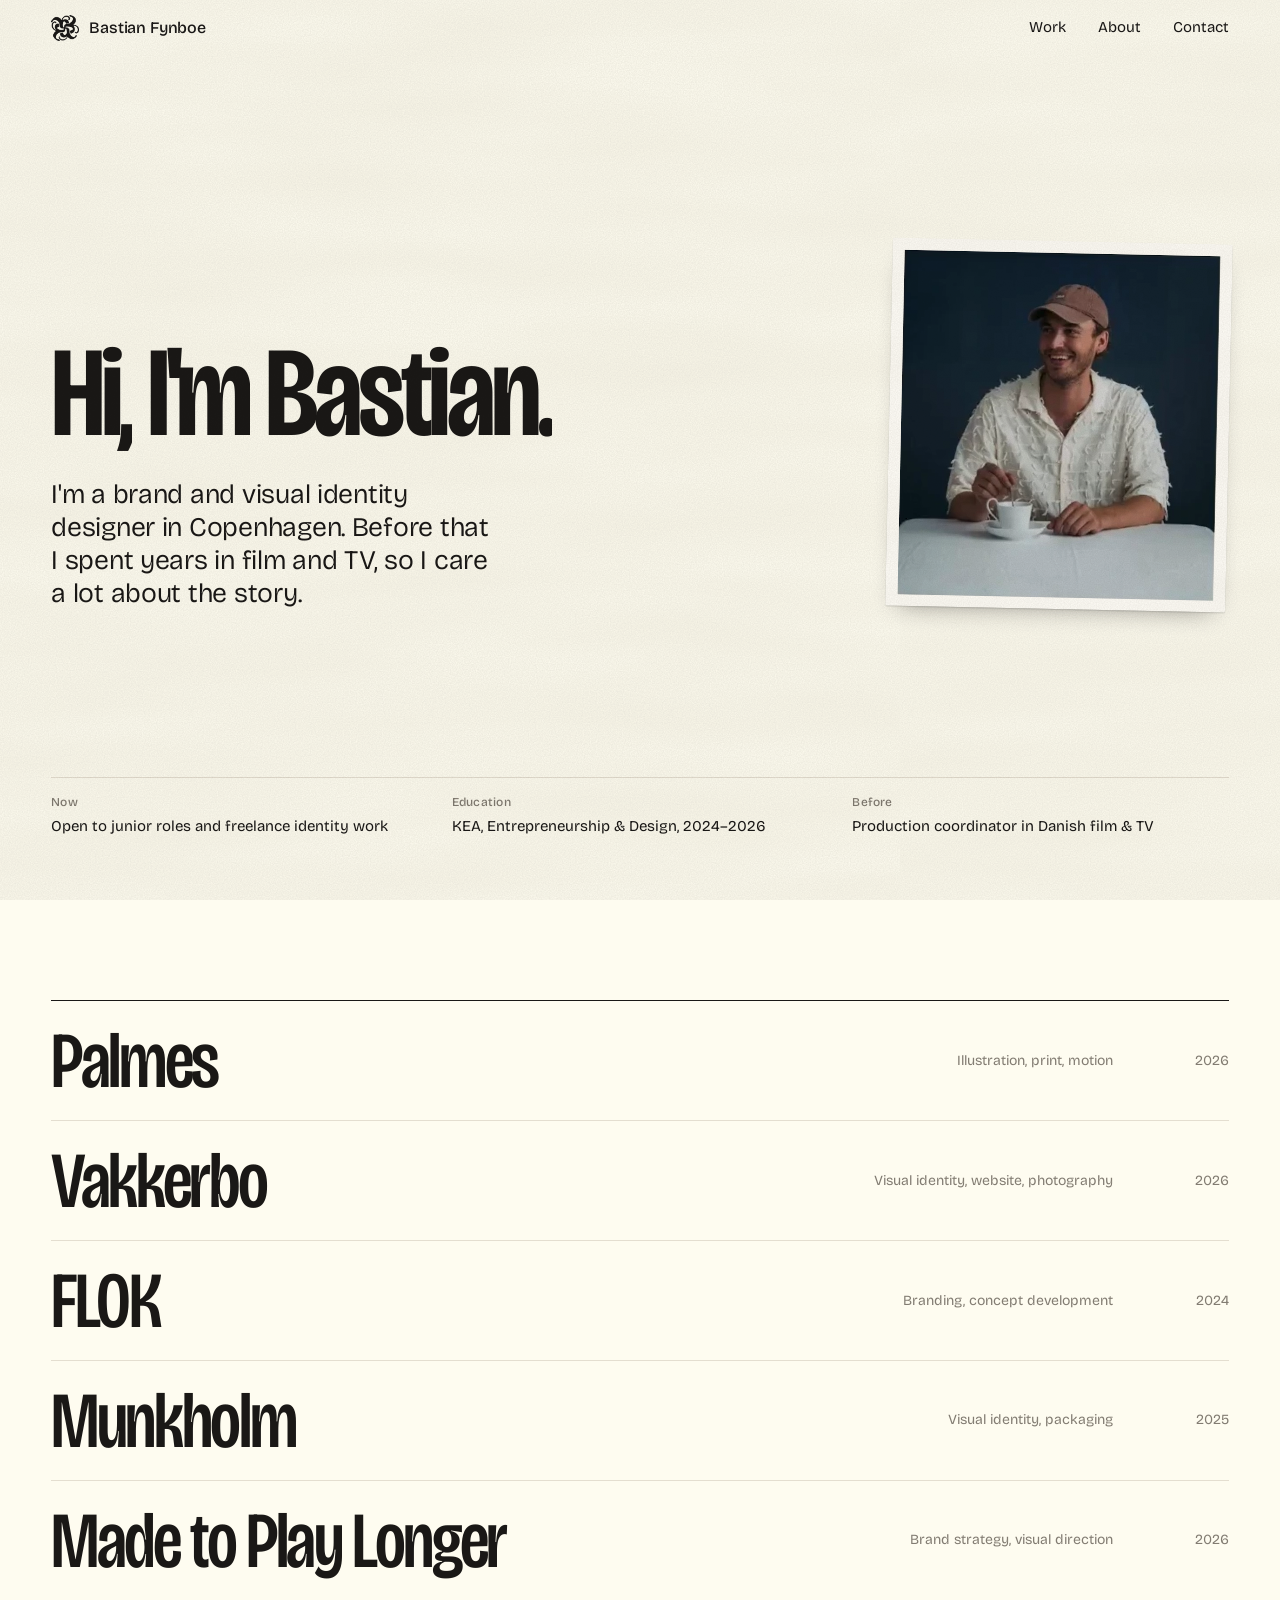
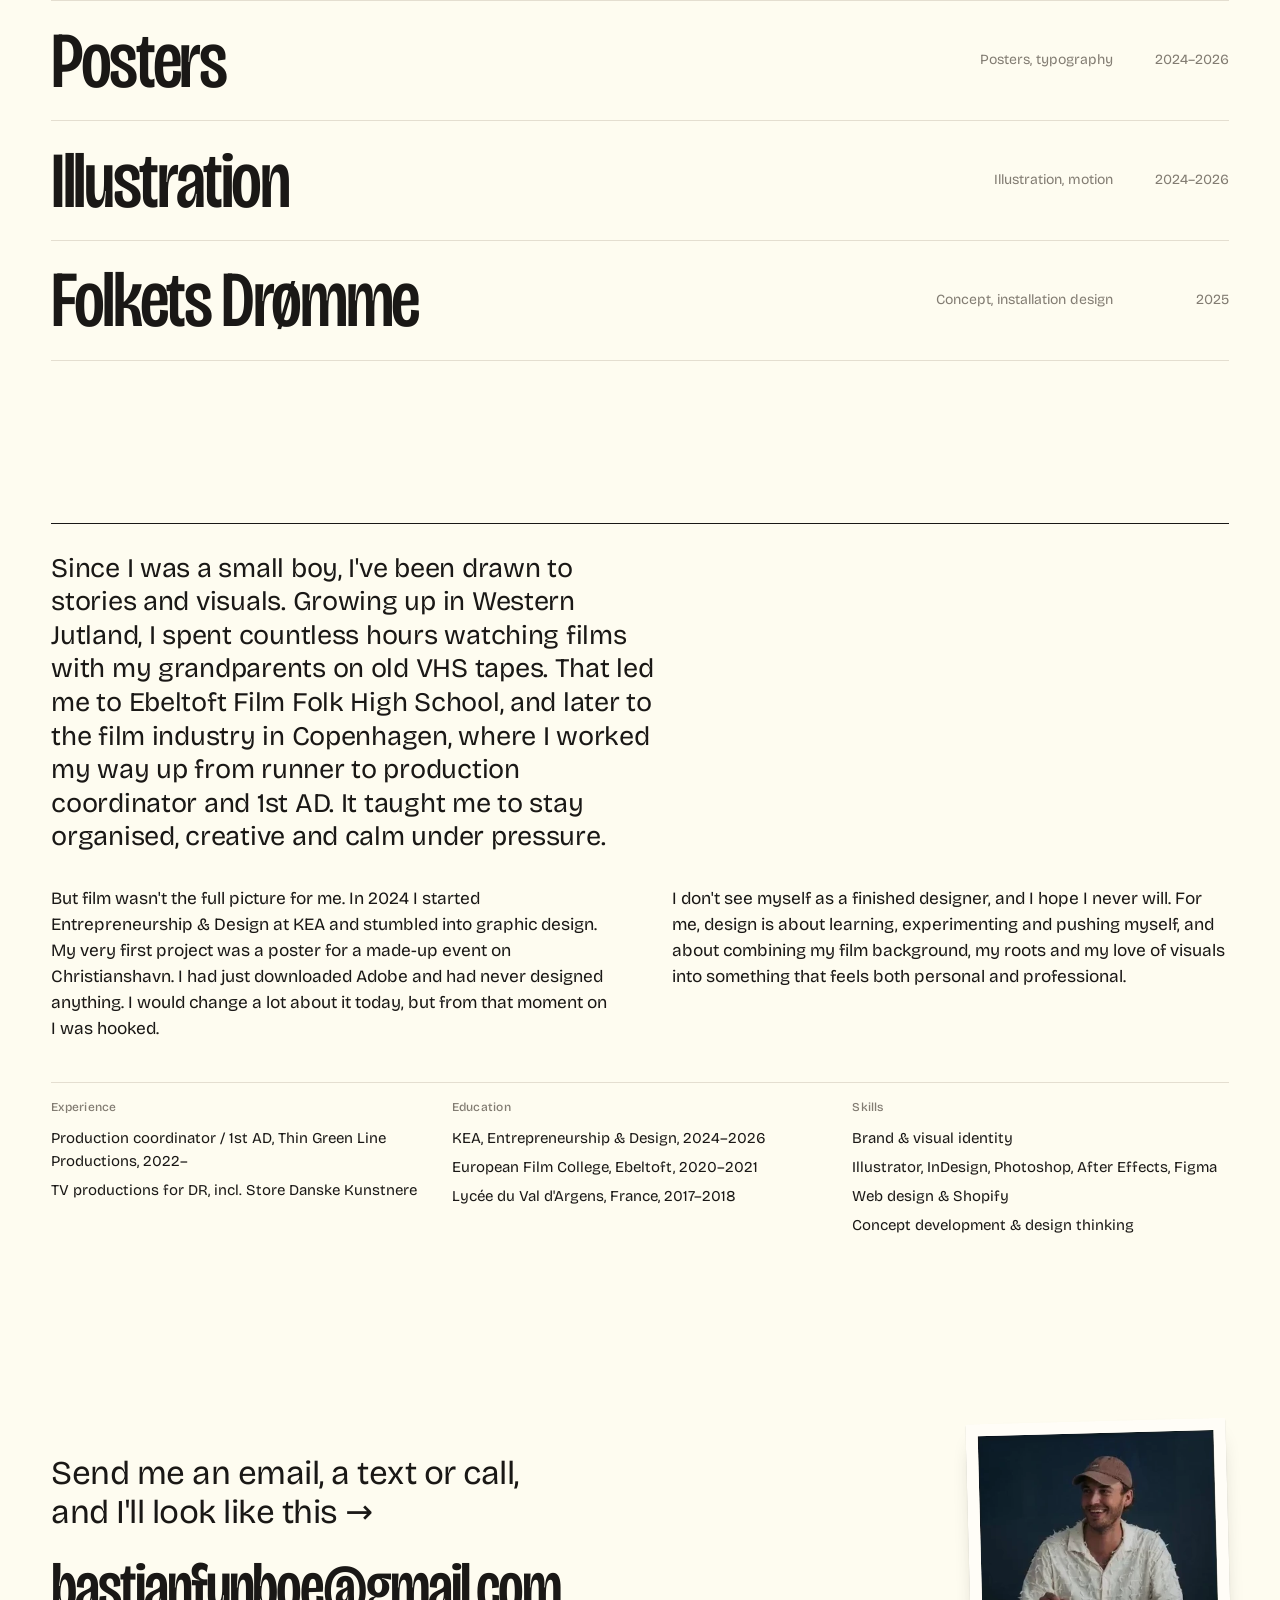
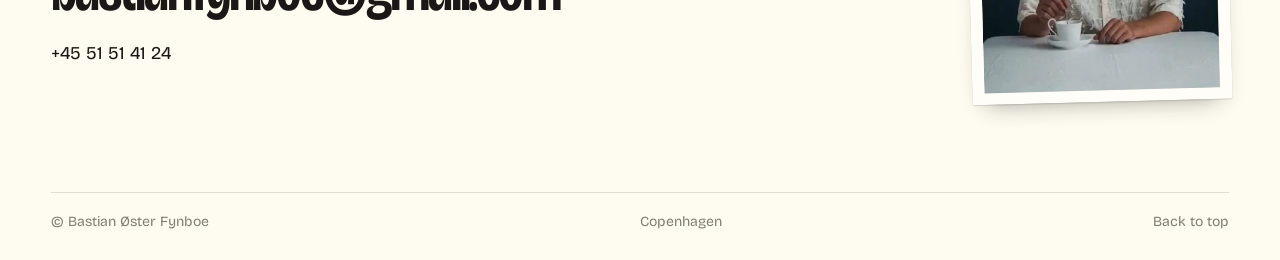
<file: index.html>
<!doctype html>
<html lang="en">
<head>
<meta charset="utf-8">
<meta name="viewport" content="width=device-width, initial-scale=1">
<title>Bastian Fynboe — Brand & visual identity designer</title>
<meta name="description" content="Bastian Fynboe is a brand and visual identity designer based in Copenhagen.">
<meta name="theme-color" content="#fefcf0">
<meta property="og:title" content="Bastian Fynboe — Brand & visual identity designer">
<meta property="og:description" content="Bastian Fynboe is a brand and visual identity designer based in Copenhagen.">
<meta property="og:image" content="https://bastianfynboe.xyz/assets/img/mtpl-cover-2000.webp">
<link rel="canonical" href="https://bastianfynboe.xyz/">
<link rel="icon" href="/favicon.png" type="image/png">
<link rel="preload" href="/assets/fonts/bricolage-latin.woff2" as="font" type="font/woff2" crossorigin>
<link rel="stylesheet" href="/assets/site.css?v=540df30d">
<script>document.documentElement.classList.add('js')</script>
</head>
<body class="home">
<a class="skip" href="#main">Skip to content</a>
<header class="top">
  <a class="brand" href="/" aria-label="Bastian Fynboe, home">
    <img class="brand-mark" src="/assets/deco/logo.webp" alt="" width="28" height="28">
    <span>Bastian Fynboe</span>
  </a>
  <nav>
    <a href="/#work">Work</a>
    <a href="/#about">About</a>
    <a href="/#contact">Contact</a>
  </nav>
</header>
<main id="main">

<section class="hero intro-seq">
  <div class="hero-text">
    <h1 class="hello"><span class="w"><span style="--i:0">Hi,</span></span> <span class="w"><span style="--i:1">I'm</span></span> <span class="w"><span style="--i:2">Bastian.</span></span></h1>
    <p class="hero-lead">I'm a brand and visual identity designer in Copenhagen. Before that I spent years in film and TV, so I care a lot about the story.</p>
  </div>
  <div class="hero-face"><img class="face-photo" src="/assets/img/portrait-photo.webp" width="359" height="391" alt="Bastian Fynboe"></div>
  <div class="facts"><div class="fact"><span class="label">Now</span><span>Open to junior roles and freelance identity work</span></div><div class="fact"><span class="label">Education</span><span>KEA, Entrepreneurship &amp; Design, 2024–2026</span></div><div class="fact"><span class="label">Before</span><span>Production coordinator in Danish film &amp; TV</span></div></div>
</section>

<section class="work" id="work">
  <ol class="index">

    <li>
      <a class="row" href="/work/palmes/" data-preview="/assets/img/pa-postcards-1000.webp" data-ratio="1.2500">
        <span class="row-thumb"><img class="" src="/assets/img/pa-postcards-2000.webp" srcset="/assets/img/pa-postcards-1000.webp 1000w, /assets/img/pa-postcards-2000.webp 2000w" sizes="(max-width: 800px) 100vw, 200px" width="2000" height="1600" alt="" decoding="async" loading="lazy"></span>
        <span class="row-title" style="view-transition-name: t-palmes">Palmes</span>
        <span class="row-kind">Illustration, print, motion</span>
        <span class="row-year">2026</span>
      </a>
    </li>
    <li>
      <a class="row" href="/work/vakkerbo/" data-preview="/assets/img/vk-cover-1000.webp" data-ratio="1.8972">
        <span class="row-thumb"><img class="" src="/assets/img/vk-cover-2000.webp" srcset="/assets/img/vk-cover-1000.webp 1000w, /assets/img/vk-cover-2000.webp 2000w" sizes="(max-width: 800px) 100vw, 200px" width="1920" height="1012" alt="" decoding="async" loading="lazy"></span>
        <span class="row-title" style="view-transition-name: t-vakkerbo">Vakkerbo</span>
        <span class="row-kind">Visual identity, website, photography</span>
        <span class="row-year">2026</span>
      </a>
    </li>
    <li>
      <a class="row" href="/work/flok/" data-preview="/assets/img/flok-cover-1000.webp" data-ratio="1.3333">
        <span class="row-thumb"><img class="" src="/assets/img/flok-cover-2000.webp" srcset="/assets/img/flok-cover-1000.webp 1000w, /assets/img/flok-cover-2000.webp 2000w" sizes="(max-width: 800px) 100vw, 200px" width="2000" height="1500" alt="" decoding="async" loading="lazy"></span>
        <span class="row-title" style="view-transition-name: t-flok">FLOK</span>
        <span class="row-kind">Branding, concept development</span>
        <span class="row-year">2024</span>
      </a>
    </li>
    <li>
      <a class="row" href="/work/munkholm/" data-preview="/assets/img/mh-cover-1000.webp" data-ratio="1.5004">
        <span class="row-thumb"><img class="" src="/assets/img/mh-cover-2000.webp" srcset="/assets/img/mh-cover-1000.webp 1000w, /assets/img/mh-cover-2000.webp 2000w" sizes="(max-width: 800px) 100vw, 200px" width="2000" height="1333" alt="" decoding="async" loading="lazy"></span>
        <span class="row-title" style="view-transition-name: t-munkholm">Munkholm</span>
        <span class="row-kind">Visual identity, packaging</span>
        <span class="row-year">2025</span>
      </a>
    </li>
    <li>
      <a class="row" href="/work/made-to-play-longer/" data-preview="/assets/img/mtpl-tags-1000.webp" data-ratio="1.0000">
        <span class="row-thumb"><img class="" src="/assets/img/mtpl-tags-2000.webp" srcset="/assets/img/mtpl-tags-1000.webp 1000w, /assets/img/mtpl-tags-2000.webp 2000w" sizes="(max-width: 800px) 100vw, 200px" width="2000" height="2000" alt="" decoding="async" loading="lazy"></span>
        <span class="row-title" style="view-transition-name: t-madetoplaylonger">Made to Play Longer</span>
        <span class="row-kind">Brand strategy, visual direction</span>
        <span class="row-year">2026</span>
      </a>
    </li>
    <li>
      <a class="row" href="/work/posters/" data-preview="/assets/img/po-festen-1000.webp" data-ratio="0.7087">
        <span class="row-thumb"><img class="" src="/assets/img/po-festen-2000.webp" srcset="/assets/img/po-festen-1000.webp 1000w, /assets/img/po-festen-2000.webp 2000w" sizes="(max-width: 800px) 100vw, 200px" width="2000" height="2822" alt="" decoding="async" loading="lazy"></span>
        <span class="row-title" style="view-transition-name: t-posters">Posters</span>
        <span class="row-kind">Posters, typography</span>
        <span class="row-year">2024–2026</span>
      </a>
    </li>
    <li>
      <a class="row" href="/work/illustration/" data-preview="/assets/img/il-seal-1000.webp" data-ratio="1.0000">
        <span class="row-thumb"><img class="" src="/assets/img/il-seal-2000.webp" srcset="/assets/img/il-seal-1000.webp 1000w, /assets/img/il-seal-2000.webp 2000w" sizes="(max-width: 800px) 100vw, 200px" width="2000" height="2000" alt="" decoding="async" loading="lazy"></span>
        <span class="row-title" style="view-transition-name: t-illustration">Illustration</span>
        <span class="row-kind">Illustration, motion</span>
        <span class="row-year">2024–2026</span>
      </a>
    </li>
    <li>
      <a class="row" href="/work/folkets-droemme/" data-preview="/assets/img/fd-tree-1000.webp" data-ratio="1.2747">
        <span class="row-thumb"><img class="" src="/assets/img/fd-tree-2000.webp" srcset="/assets/img/fd-tree-1000.webp 1000w, /assets/img/fd-tree-2000.webp 2000w" sizes="(max-width: 800px) 100vw, 200px" width="2000" height="1569" alt="" decoding="async" loading="lazy"></span>
        <span class="row-title" style="view-transition-name: t-folketsdroemme">Folkets Drømme</span>
        <span class="row-kind">Concept, installation design</span>
        <span class="row-year">2025</span>
      </a>
    </li>
  </ol>
</section>

<section class="about" id="about">
  <div class="about-body"><p >Since I was a small boy, I've been drawn to stories and visuals. Growing up in Western Jutland, I spent countless hours watching films with my grandparents on old VHS tapes. That led me to Ebeltoft Film Folk High School, and later to the film industry in Copenhagen, where I worked my way up from runner to production coordinator and 1st AD. It taught me to stay organised, creative and calm under pressure.</p><p >But film wasn't the full picture for me. In 2024 I started Entrepreneurship &amp; Design at KEA and stumbled into graphic design. My very first project was a poster for a made-up event on Christianshavn. I had just downloaded Adobe and had never designed anything. I would change a lot about it today, but from that moment on I was hooked.</p><p >I don't see myself as a finished designer, and I hope I never will. For me, design is about learning, experimenting and pushing myself, and about combining my film background, my roots and my love of visuals into something that feels both personal and professional.</p></div>
  <div class="about-lists"><div class="about-list"><span class="label">Experience</span><ul><li>Production coordinator / 1st AD, Thin Green Line Productions, 2022–</li><li>TV productions for DR, incl. Store Danske Kunstnere</li></ul></div><div class="about-list"><span class="label">Education</span><ul><li>KEA, Entrepreneurship &amp; Design, 2024–2026</li><li>European Film College, Ebeltoft, 2020–2021</li><li>Lycée du Val d'Argens, France, 2017–2018</li></ul></div><div class="about-list"><span class="label">Skills</span><ul><li>Brand &amp; visual identity</li><li>Illustrator, InDesign, Photoshop, After Effects, Figma</li><li>Web design &amp; Shopify</li><li>Concept development &amp; design thinking</li></ul></div></div>
</section>

<section class="contact" id="contact">
  <div class="contact-text">
    <p class="contact-line">Send me an email, a text or call, and I'll look like this&nbsp;→</p>
    <a class="contact-mail" href="mailto:bastianfynboe@gmail.com">bastianfynboe@gmail.com</a>
    <a class="contact-phone" href="tel:+4551514124">+45 51 51 41 24</a>
  </div>
  <div class="contact-face"><img class="face-photo" src="/assets/img/portrait-photo.webp" width="359" height="391" alt="Bastian Fynboe"></div>
</section>
</main>
<footer class="foot">
  <span>© Bastian Øster Fynboe</span>
  <span>Copenhagen</span>
  <a href="#main">Back to top</a>
</footer>
<div class="preview" aria-hidden="true"></div>
<script src="/assets/site.js?v=221a076b" defer></script>
</body>
</html>
</file>
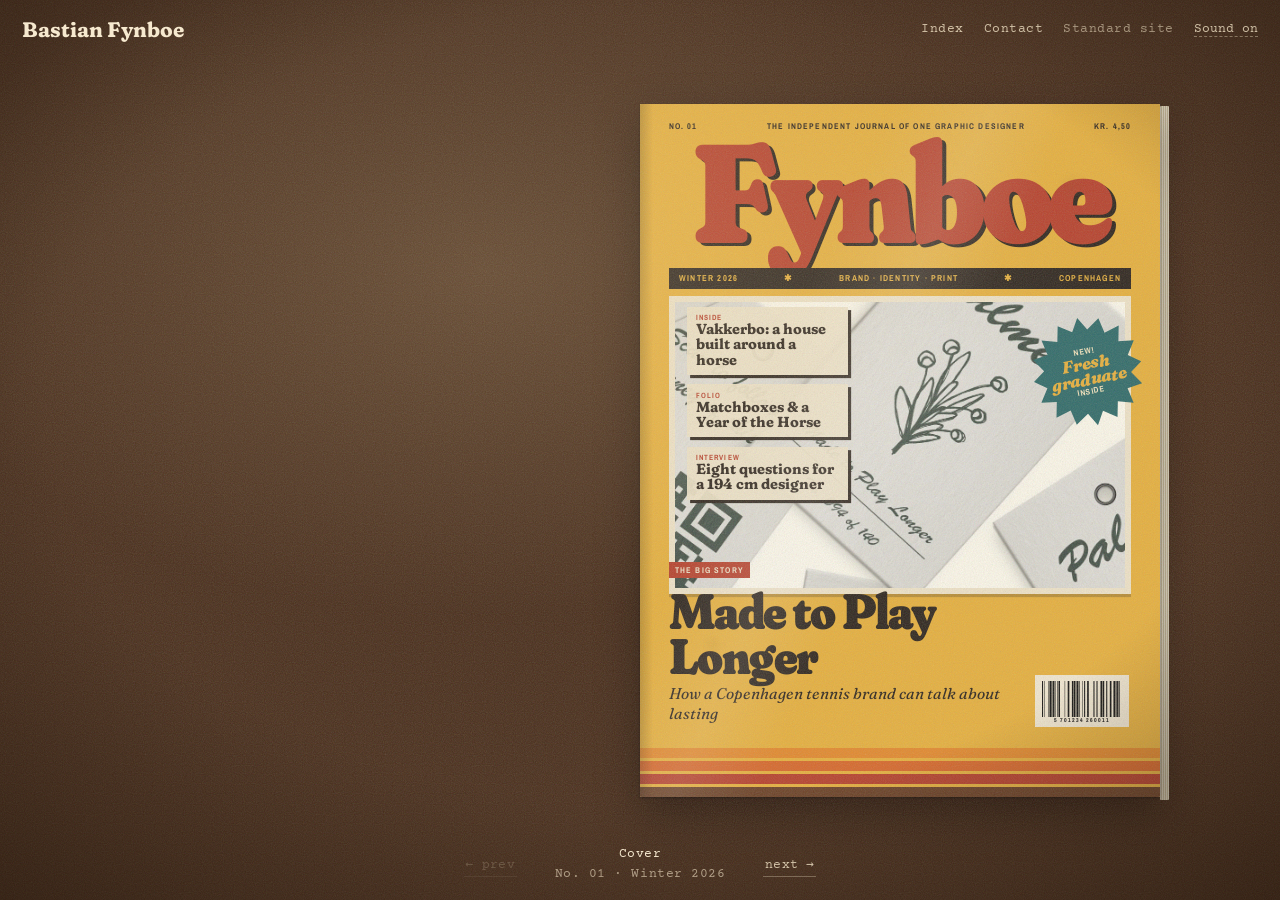
<file: issue/index.html>
<!doctype html>
<html lang="en">
<head>
<meta charset="utf-8">
<meta name="viewport" content="width=device-width, initial-scale=1">
<title>Fynboe, Issue 01 — Bastian Fynboe, brand &amp; visual identity designer</title>
<meta name="description" content="The portfolio of Bastian Fynboe, brand and visual identity designer in Copenhagen, as a magazine you can flip through.">
<meta name="theme-color" content="#D9CDB6">
<meta property="og:title" content="Fynboe, Issue 01">
<meta property="og:description" content="The portfolio of Bastian Fynboe, brand and visual identity designer in Copenhagen, as a magazine you can flip through.">
<meta property="og:image" content="https://bastianfynboe.xyz/assets/img/mtpl-tag-detail-2000.webp">
<link rel="canonical" href="https://bastianfynboe.xyz/issue/">
<link rel="icon" href="/favicon.png" type="image/png">
<link rel="preload" href="/assets/fonts/issue/fraunces-latin-full-normal.woff2" as="font" type="font/woff2" crossorigin>
<link rel="stylesheet" href="/assets/issue/issue.css?v=2">
<script>document.documentElement.classList.add('js')</script>
</head>
<body>
<a class="skip" href="/">Skip to the standard site</a>
<div class="table" aria-hidden="true"></div>
<header class="ui ui-top">
  <a class="brand" href="#cover" data-go="cover">Bastian Fynboe</a>
  <nav class="nav">
    <a href="#contents" data-go="contents">Index</a>
    <a href="#masthead" data-go="masthead">Contact</a>
    <a href="/" class="plain">Standard site</a>
    <button id="sound" class="snd" aria-pressed="true" title="Page sound">Sound on</button>
  </nav>
</header>
<main id="stage"><div id="holder"><div class="stack l"></div><div class="stack r"></div><div id="book">
<section class="page  cover" data-id="cover" data-sec="Cover" id="p-cover" aria-label="Page 1">
  <div class="cv-bg"></div>
  <div class="cv-top"><span>No. 01</span><span>The independent journal of one graphic designer</span><span>Kr. 4,50</span></div>
  <h1 class="cv-mast">Fynboe</h1>
  <div class="cv-strip"><span>Winter 2026</span><span>✱</span><span>Brand · Identity · Print</span><span>✱</span><span>Copenhagen</span></div>
  <div class="cv-photo"><img class="" src="/assets/img/mtpl-tag-detail-1000.webp" srcset="/assets/img/mtpl-tag-detail-1000.webp 1000w, /assets/img/mtpl-tag-detail-2000.webp 2000w" sizes="45vw" width="2000" height="2000" alt="Numbered hangtags for Palmes" decoding="async" fetchpriority="high" style="object-fit:cover;object-position:50% 50%"></div>
  <div class="cv-lines">
    <a href="#vakkerbo" data-go="vakkerbo"><span class="k">Inside</span><span class="t">Vakkerbo: a house built around a horse</span></a>
    <a href="#palmes" data-go="palmes"><span class="k">Folio</span><span class="t">Matchboxes &amp; a Year of the Horse</span></a>
    <a href="#questions" data-go="questions"><span class="k">Interview</span><span class="t">Eight questions for a 194 cm designer</span></a>
  </div>
  <div class="cv-big"><span class="k">The big story</span><span class="t">Made to Play Longer</span><span class="d">How a Copenhagen tennis brand can talk about lasting</span></div>
  <div class="burst" aria-hidden="true"><span>New!<br><b>Fresh<br>graduate</b><br>inside</span></div>
  <div class="cv-stripes" aria-hidden="true"><i></i><i></i><i></i><i></i></div>
  <div class="cv-code"><div class="barcode" aria-hidden="true"><svg viewBox="0 0 96 40" preserveAspectRatio="none" fill="#111"><rect x="0.00" width="1.30" height="40"/><rect x="3.00" width="0.60" height="40"/><rect x="7.85" width="1.30" height="40"/><rect x="9.70" width="2.00" height="40"/><rect x="12.25" width="0.60" height="40"/><rect x="13.40" width="1.30" height="40"/><rect x="15.25" width="0.60" height="40"/><rect x="16.40" width="0.60" height="40"/><rect x="18.70" width="1.30" height="40"/><rect x="20.55" width="1.30" height="40"/><rect x="27.50" width="0.60" height="40"/><rect x="31.20" width="2.00" height="40"/><rect x="36.30" width="2.00" height="40"/><rect x="38.85" width="1.30" height="40"/><rect x="40.70" width="0.60" height="40"/><rect x="41.85" width="2.00" height="40"/><rect x="44.40" width="1.30" height="40"/><rect x="48.80" width="0.60" height="40"/><rect x="51.10" width="1.30" height="40"/><rect x="54.80" width="2.00" height="40"/><rect x="62.45" width="1.30" height="40"/><rect x="66.15" width="1.30" height="40"/><rect x="71.00" width="2.00" height="40"/><rect x="73.55" width="2.00" height="40"/><rect x="77.95" width="1.30" height="40"/><rect x="82.35" width="2.00" height="40"/><rect x="86.75" width="2.00" height="40"/><rect x="89.30" width="1.30" height="40"/><rect x="91.15" width="1.30" height="40"/><rect x="93.00" width="1.30" height="40"/></svg><small>5 701234 260011</small></div></div>
</section>
<section class="page l " data-id="" data-sec="Advertisement" aria-label="Page 2">
  <div class="fr " style="position:absolute;inset:0"><img class="" src="/assets/img/vk-2-1000.webp" srcset="/assets/img/vk-2-1000.webp 1000w, /assets/img/vk-2-2000.webp 2000w" sizes="45vw" width="1638" height="2048" alt="Vase with wild flowers, photographed for Vakkerbo" decoding="async" loading="lazy" style="object-fit:cover;object-position:50% 50%"></div>
  <div class="ad-vk">
    <img src="/assets/img/vk-logo-1000.webp" alt="Vakkerbo" class="vk-word" loading="lazy">
    <div class="ad-vk-line">Interior design, art &amp; vintage.</div>
    <div class="lbl">vakkerbo.dk</div>
  </div>
  <div class="ad-label">Advertisement</div>
</section>
<section class="page r " data-id="contents" data-sec="Contents" id="p-contents" aria-label="Page 3">
  <div class="rh"><span><b>Contents</b></span><span>No. 01 · Winter 2026</span></div>
  <div class="in" style="padding-top:12cqw">
    <div style="display:flex;justify-content:space-between;align-items:flex-end;gap:3cqw">
      <h2 class="disp" style="font-size:13cqw">Contents</h2>
      <div style="width:24cqw"><div class="fr " style="height:17cqw"><img class="" src="/assets/img/mtpl-tags-1000.webp" srcset="/assets/img/mtpl-tags-1000.webp 1000w, /assets/img/mtpl-tags-2000.webp 2000w" sizes="12vw" width="2000" height="2000" alt="" decoding="async" loading="lazy" style="object-fit:cover;object-position:50% 50%"></div><div class="cap"><b>On the cover</b>Made to Play Longer, p. 08</div></div>
    </div>
    <nav class="toc" aria-label="Contents">
      <div class="sec">Front of book</div>
      <a href="#masthead" data-go="masthead"><span class="n">04</span><span><span class="t">Masthead</span><span class="d">Everyone who made this issue (it’s one person)</span></span></a>
      <a href="#letter" data-go="letter"><span class="n">05</span><span><span class="t">Editor’s letter</span><span class="d">From VHS tapes to visual identity</span></span></a>
      <a href="#notebook" data-go="notebook"><span class="n">06</span><span><span class="t">Notebook</span><span class="d">FLOK, Munkholm, Folkets Drømme</span></span></a>
      <div class="sec">Features</div>
      <a href="#made-to-play-longer" data-go="made-to-play-longer"><span class="n">08</span><span><span class="t">Made to Play Longer</span><span class="d">Sustainability, told without the green layer</span></span></a>
      <a href="#vakkerbo" data-go="vakkerbo"><span class="n">14</span><span><span class="t">Vakkerbo</span><span class="d">Identity, website and photography</span></span></a>
      <div class="sec">Back of book</div>
      <a href="#palmes" data-go="palmes"><span class="n">18</span><span><span class="t">Folio: Palmes Tennis Society</span><span class="d">Postcards, matchboxes, Year of the Horse</span></span></a>
      <a href="#desk" data-go="desk"><span class="n">20</span><span><span class="t">From the desk</span><span class="d">Posters, animals, the first thing I ever made</span></span></a>
      <a href="#questions" data-go="questions"><span class="n">21</span><span><span class="t">Eight Questions</span><span class="d">The editor, briefly interrogated</span></span></a>
    </nav>
  </div>
  <div class="fo"><span>Fynboe · No. 01 · Winter 2026</span><span class="n">03</span></div>
</section>
<section class="page l " data-id="masthead" data-sec="Masthead" id="p-masthead" aria-label="Page 4">
  <div class="rh"><span><b>Masthead</b></span><span>Front of book</span></div>
  <div class="in" style="padding-top:12cqw">
    <div style="display:flex;justify-content:space-between;align-items:center">
      <div class="disp" style="font-size:13cqw">Fynboe</div><img class="logo" src="/assets/deco/logo.webp" alt="" aria-hidden="true">
    </div>
    <div class="rule" style="margin-top:3cqw"></div>
    <div class="staff">
      <div><span>Editor-in-chief</span><span>Bastian Fynboe</span></div>
      <div><span>Creative director</span><span>Bastian Fynboe</span></div>
      <div><span>Art director</span><span>Bastian Fynboe</span></div>
      <div><span>Illustration</span><span>Bastian Fynboe</span></div>
      <div><span>Photography</span><span>Bastian Fynboe</span></div>
      <div><span>Web &amp; production</span><span>Bastian Fynboe</span></div>
      <div><span>Coffee</span><span>Also Bastian Fynboe</span></div>
    </div>
    <div style="margin-top:auto">
      <div class="lbl" style="color:var(--red);margin-bottom:1.4cqw">Editorial &amp; hiring</div>
      <div class="disp contact-big"><a href="mailto:bastianfynboe@gmail.com">bastianfynboe@gmail.com</a><br><a href="tel:+4551514124">+45 51 51 41 24</a></div>
      <p class="small" style="margin:3cqw 0 0">Fynboe is published irregularly in Copenhagen. Open to junior roles in brand &amp; visual identity and to freelance identity work. All work © Bastian Fynboe 2026. No designers were harmed in the making of this issue, though one was quite tired.</p>
    </div>
  </div>
  <div class="fo"><span class="n">04</span><span>Fynboe · No. 01 · Winter 2026</span></div>
</section>
<section class="page r " data-id="letter" data-sec="Editor’s letter" id="p-letter" aria-label="Page 5">
  <div class="rh"><span>Front of book</span><span><b>Editor’s letter</b></span></div>
  <div class="in" style="padding-top:12cqw">
    <h2 class="disp" style="font-size:9.6cqw">Hi, I’m Bastian. Welcome to the first issue.</h2>
    <div class="rule"></div>
    <div style="display:grid;grid-template-columns:1fr 26cqw;gap:4cqw;flex:1;min-height:0">
      <div class="body">
        <p class="first drop">Since I was a small boy, I’ve been drawn to stories and visuals. Growing up in Western Jutland, I spent countless hours watching films with my grandparents on old VHS tapes. That led me to film school in Ebeltoft, and later to the film industry in Copenhagen, where I worked my way up from runner to production coordinator and 1st AD.</p>
        <p>But film wasn’t the full picture for me. In 2024 I started Entrepreneurship &amp; Design at KEA and stumbled into graphic design. From the first poster, I was hooked.</p>
        <p class="end">I don’t see myself as a finished designer, and I hope I never will. This issue is what I’ve made so far. Take your time, and turn the page.</p>
      </div>
      <div style="display:flex;flex-direction:column">
        <div class="fr " style="aspect-ratio:9/8;background:#1d2a33"><video class="" data-src="/assets/video/portrait.mp4" poster="/assets/video/portrait.jpg" muted loop playsinline preload="none" style="object-fit:cover;object-position:50% 50%;transform:scale(2.25);transform-origin:50% 53.3%"></video></div><div style="flex:1"></div>
        <div class="cap"><b>The editor</b>Copenhagen, 2026</div>
        <div class="sign">Bastian</div>
      </div>
    </div>
  </div>
  <div class="fo"><span>Fynboe · No. 01 · Winter 2026</span><span class="n">05</span></div>
</section>
<section class="page l " data-id="notebook" data-sec="Notebook" id="p-notebook" aria-label="Page 6">
  <div class="rh"><span><b>Notebook</b></span><span>Smaller projects, briefly</span></div>
  <div class="in" style="padding-top:12cqw">
    <h2 class="disp" style="font-size:12cqw">Notebook</h2>
    <p class="dek" style="margin:1.4cqw 0 1cqw">Three projects that deserve more than a thumbnail and less than a feature.</p>
    
    <div class="note-item">
      <a href="/work/flok/" class="fr" style="height:100%"><img class="" src="/assets/img/flok-cover-1000.webp" srcset="/assets/img/flok-cover-1000.webp 1000w, /assets/img/flok-cover-2000.webp 2000w" sizes="15vw" width="2000" height="1500" alt="FLOK" decoding="async" loading="lazy" style="object-fit:cover;object-position:50% 50%"></a>
      <div>
        <div class="lbl" style="color:var(--red)">01 — Branding · 2024</div>
        <h3 class="disp" style="font-size:5.8cqw;margin:1cqw 0 1.2cqw">FLOK</h3>
        <div class="body"><p class="first">A brand identity for a community concept built on creativity and togetherness. A flock of swallows sits on the letters.</p></div>
        <a class="more" href="/work/flok/">Read the project →</a>
      </div>
    </div>
    <div class="note-item">
      <a href="/work/munkholm/" class="fr" style="height:100%"><img class="" src="/assets/img/mh-card-1000.webp" srcset="/assets/img/mh-card-1000.webp 1000w, /assets/img/mh-card-2000.webp 2000w" sizes="15vw" width="2000" height="1344" alt="Munkholm" decoding="async" loading="lazy" style="object-fit:cover;object-position:50% 50%"></a>
      <div>
        <div class="lbl" style="color:var(--red)">02 — Visual identity · 2025</div>
        <h3 class="disp" style="font-size:5.8cqw;margin:1cqw 0 1.2cqw">Munkholm</h3>
        <div class="body"><p class="first">A modernised identity for a Danish soap and skincare brand: a quiet, high-contrast serif and a warm apricot colour.</p></div>
        <a class="more" href="/work/munkholm/">Read the project →</a>
      </div>
    </div>
    <div class="note-item">
      <a href="/work/folkets-droemme/" class="fr" style="height:100%"><img class="" src="/assets/img/fd-tree-1000.webp" srcset="/assets/img/fd-tree-1000.webp 1000w, /assets/img/fd-tree-2000.webp 2000w" sizes="15vw" width="2000" height="1569" alt="Folkets Drømme" decoding="async" loading="lazy" style="object-fit:cover;object-position:50% 50%"></a>
      <div>
        <div class="lbl" style="color:var(--red)">03 — Installation · 2025</div>
        <h3 class="disp" style="font-size:5.8cqw;margin:1cqw 0 1.2cqw">Folkets Drømme</h3>
        <div class="body"><p class="first">An installation in Folkets Park on Nørrebro, where people hung their dreams for the future in the trees.</p></div>
        <a class="more" href="/work/folkets-droemme/">Read the project →</a>
      </div>
    </div>
  </div>
  <div class="fo"><span class="n">06</span><span>Fynboe · No. 01 · Winter 2026</span></div>
</section>
<section class="page r " data-id="" data-sec="Advertisement" aria-label="Page 7">
  <div class="fr " style="position:absolute;inset:0;background:#7c1b1d"><img class="" src="/assets/img/pa-scarf-1000.webp" srcset="/assets/img/pa-scarf-1000.webp 1000w, /assets/img/pa-scarf-2000.webp 2000w" sizes="45vw" width="2000" height="2000" alt="Palmes × Magnolia scarf" decoding="async" loading="lazy" style="object-fit:cover;object-position:50% 50%"></div>
  <div class="ad-label" style="color:rgba(255,255,255,.75)">Advertisement</div>
</section>
<section class="page l lite" data-id="made-to-play-longer" data-sec="Made to Play Longer" id="p-made-to-play-longer" aria-label="Page 8">
  <div class="fr " style="position:absolute;inset:0"><img class="" src="/assets/img/mtpl-tag-detail-1000.webp" srcset="/assets/img/mtpl-tag-detail-1000.webp 1000w, /assets/img/mtpl-tag-detail-2000.webp 2000w" sizes="50vw" width="2000" height="2000" alt="Each piece is numbered. The back of the tag links to the story of the material." decoding="async" loading="lazy" style="object-fit:cover;object-position:50% 50%"></div>
  <div class="lite"><div class="rh"><span><b>Feature</b></span><span>Palmes Tennis Society</span></div></div>
  <div class="credit">Photography: Bastian Fynboe</div>
</section>
<section class="page r lite" data-id="" data-sec="Made to Play Longer" aria-label="Page 9">
  <div style="position:absolute;inset:0;background:var(--clay)"></div>
  <div class="lite"><div class="rh"><span>Palmes Tennis Society</span><span><b>Feature · 08—13</b></span></div></div>
  <div style="position:absolute;left:7cqw;right:7cqw;bottom:11cqw;z-index:3;color:#F6EAD2">
    <h2 class="disp" style="font-size:20cqw;color:#F6EAD2;text-shadow:.6cqw .5cqw 0 rgba(43,35,29,.45)">Made to Play Longer</h2>
    <p class="dek" style="font-size:3.9cqw;margin-top:3cqw">Sustainability was never part of the Palmes story. For my final project at KEA, I tried to find a way to take responsibility that still felt like Palmes, instead of bolting on a green layer.</p>
    <div class="by" style="margin-top:3cqw">Words &amp; design <i>by</i> Bastian Fynboe</div>
  </div>
  <div class="fo light"><span>Made to Play Longer</span><span class="n">09</span></div>
</section>
<section class="page l " data-id="made-to-play-longer-2" data-sec="Made to Play Longer" id="p-made-to-play-longer-2" aria-label="Page 10">
  <div class="rh"><span><b>Feature</b></span><span>Made to Play Longer</span></div>
  <div class="in" style="padding-top:12cqw">
    <div class="body c3">
      <p class="first drop">Palmes is a Copenhagen tennis brand with a strong universe: red clay, court lines and a love of the game. Sustainability was never part of the story. As the founder put it in our interview, it simply wasn’t what Palmes was built around.</p>
      <p>The question was how Palmes could take responsibility in a way that felt true to the brand.</p>
      <h4>What I found</h4>
      <p>I analysed how Aiayu, GANNI and Fichi communicate sustainability, and combined it with a survey and interviews with people in the target group. Everything pointed the same way.</p>
      <p>To be believed, the message has to be simple, documentable and rooted in the brand’s own identity.</p>
      <h4>The concept</h4>
      <p>Made to Play Longer turns limits into the story. Each piece is made in a small, numbered run, often from deadstock fabric left over from earlier production. 140 pieces, because that is how much fabric there was.</p>
      <p>The tone is concrete and a little dry. No leaves, no globes: navy, court green and a single clay accent.</p>
      <p class="cont">Continued on page 11 →</p>
    </div>
    <div class="fr " style="flex:1;margin-top:2.6cqw;min-height:20cqw;background:#cfc9c4"><img class="" src="/assets/img/mtpl-cover-1000.webp" srcset="/assets/img/mtpl-cover-1000.webp 1000w, /assets/img/mtpl-cover-2000.webp 2000w" sizes="40vw" width="2000" height="1250" alt="Two Palmes hangtags" decoding="async" loading="lazy" style="object-fit:cover;object-position:50% 50%"></div>
  </div>
  <div class="fo"><span class="n">10</span><span>Made to Play Longer</span></div>
</section>
<section class="page r " data-id="" data-sec="Made to Play Longer" aria-label="Page 11">
  <div class="rh"><span>Palmes Tennis Society</span><span><b>Feature</b></span></div>
  <div class="in" style="padding-top:12cqw">
    <div style="display:grid;grid-template-columns:1fr 1fr;gap:4cqw;flex:1;min-height:0">
      <div style="display:flex;flex-direction:column">
        <div class="fr " style="flex:1;background:#F4F1EA"><img class="" src="/assets/img/mtpl-instagram-1000.webp" srcset="/assets/img/mtpl-instagram-1000.webp 1000w, /assets/img/mtpl-instagram-2000.webp 2000w" sizes="22vw" width="2000" height="1875" alt="Instagram post for Made to Play Longer" decoding="async" loading="lazy" style="object-fit:contain;object-position:50% 50%"></div>
        <div class="cap"><b>01</b>Instagram: the product, the fabric and the number of the run.</div>
      </div>
      <div style="display:flex;flex-direction:column;gap:3cqw">
        <div class="body"><p class="first">Every touchpoint says one thing, in the same voice: the hangtag in the shop, the product page, the feed, and a page that tells the story of the material.</p><p>The project was graded 10 on the Danish seven-point scale.</p></div>
        <div class="boxout" style="margin-top:auto">
          <div class="lbl" style="margin-bottom:1.2cqw">In numbers</div>
          <div class="row"><span class="big">140</span><span>pieces in a run, because that is how much fabric there was</span></div>
          <div class="row"><span class="big">3</span><span>brands analysed: Aiayu, GANNI and Fichi</span></div>
          <div class="row"><span class="big">1</span><span>clay accent. No leaves, no globes.</span></div>
          <div class="row"><span class="big">10</span><span>the grade</span></div>
        </div>
      </div>
    </div>
  </div>
  <div class="fo"><span>Made to Play Longer</span><span class="n">11</span></div>
</section>
<section class="page l " data-id="" data-sec="Made to Play Longer" aria-label="Page 12">
  <div class="rh"><span><b>Feature</b></span><span>Made to Play Longer</span></div>
  <div class="in" style="padding-top:12cqw">
    <div style="display:grid;grid-template-columns:1fr 1fr;grid-template-rows:1.15fr 1fr;gap:2.6cqw;flex:1;min-height:0">
      <div style="grid-column:span 2;display:flex;flex-direction:column"><div class="fr " style="flex:1"><img class="" src="/assets/img/mtpl-tags-1000.webp" srcset="/assets/img/mtpl-tags-1000.webp 1000w, /assets/img/mtpl-tags-2000.webp 2000w" sizes="40vw" width="2000" height="2000" alt="Hangtags with QR codes" decoding="async" loading="lazy" style="object-fit:cover;object-position:50% 50%"></div><div class="cap"><b>02</b>The hangtags. Each one is numbered and links to the material.</div></div>
      <div style="display:flex;flex-direction:column"><div class="fr " style="flex:1;background:#fff"><img class="" src="/assets/img/mtpl-product-1000.webp" srcset="/assets/img/mtpl-product-1000.webp 1000w, /assets/img/mtpl-product-2000.webp 2000w" sizes="20vw" width="2000" height="1647" alt="Product page" decoding="async" loading="lazy" style="object-fit:cover;object-position:50% 0%"></div><div class="cap"><b>03</b>Product page</div></div>
      <div style="display:flex;flex-direction:column"><div class="fr " style="flex:1;background:#fff"><img class="" src="/assets/img/mtpl-story-1000.webp" srcset="/assets/img/mtpl-story-1000.webp 1000w, /assets/img/mtpl-story-2000.webp 2000w" sizes="20vw" width="2000" height="1694" alt="Material story page" decoding="async" loading="lazy" style="object-fit:cover;object-position:50% 0%"></div><div class="cap"><b>04</b>The material story</div></div>
    </div>
  </div>
  <div class="fo"><span class="n">12</span><span>Made to Play Longer</span></div>
</section>
<section class="page r lite" data-id="" data-sec="Made to Play Longer" aria-label="Page 13">
  <div style="position:absolute;inset:0;background:var(--navy)"></div>
  <div class="lite"><div class="rh"><span>Palmes Tennis Society</span><span><b>Feature</b></span></div></div>
  <div style="position:absolute;left:7cqw;right:7cqw;top:15cqw;z-index:3;color:#F6EAD2">
    <p class="pull" style="font-size:10.5cqw">“We’re not there yet. But here is what we do.”</p>
    <div class="lbl" style="margin-top:2.4cqw;opacity:.75">The tone of voice, in one line</div>
  </div>
  <div style="position:absolute;left:7cqw;right:7cqw;bottom:21cqw;z-index:3">
    <div class="fr " style="aspect-ratio:2000/1132"><img class="" src="/assets/img/mtpl-moodboard-1000.webp" srcset="/assets/img/mtpl-moodboard-1000.webp 1000w, /assets/img/mtpl-moodboard-2000.webp 2000w" sizes="40vw" width="2000" height="1132" alt="Visual direction: navy, court green and a single clay accent" decoding="async" loading="lazy" style="object-fit:cover;object-position:50% 50%"></div>
    <div class="cap" style="color:rgba(246,234,210,.75)"><b style="color:#F6EAD2">05</b>Visual direction: navy, court green and a single clay accent.</div>
  </div>
  <div style="position:absolute;left:7cqw;right:7cqw;bottom:10cqw;z-index:3;display:flex;justify-content:space-between;align-items:center;color:#F6EAD2">
    <span class="lbl">Final exam project, KEA 2026 <span style="color:var(--mustard)">❧</span></span>
    <a class="more light" href="/work/made-to-play-longer/">The full case →</a>
  </div>
  <div class="fo light"><span>Made to Play Longer</span><span class="n">13</span></div>
</section>
<section class="page l lite" data-id="vakkerbo" data-sec="Vakkerbo" id="p-vakkerbo" aria-label="Page 14">
  <div class="spread l"><video class="" data-src="/assets/video/vakkerbo-hero.mp4" poster="/assets/video/vakkerbo-hero.jpg" muted loop playsinline preload="none" style="object-fit:cover;object-position:50% 50%;"></video></div>
  <div class="lite"><div class="rh"><span><b>Feature</b></span><span>Vakkerbo</span></div></div>
  <div style="position:absolute;left:7cqw;right:4cqw;bottom:12cqw;z-index:3;color:#F6EAD2">
    <div class="lbl">Feature · 14—17</div>
    <h2 class="disp" style="font-size:22cqw;margin-top:1.5cqw;color:#F6EAD2;text-shadow:0 .4cqw 2cqw rgba(0,0,0,.25)">Vakkerbo</h2>
  </div>
  <div class="fo light"><span class="n">14</span><span>Vakkerbo</span></div>
</section>
<section class="page r lite" data-id="" data-sec="Vakkerbo" aria-label="Page 15">
  <div class="spread r"><video class="" data-src="/assets/video/vakkerbo-hero.mp4" poster="/assets/video/vakkerbo-hero.jpg" muted loop playsinline preload="none" style="object-fit:cover;object-position:50% 50%;"></video></div>
  <div class="credit">Film &amp; photography: Bastian Fynboe</div>
  <div style="position:absolute;left:5cqw;right:12cqw;bottom:12cqw;z-index:3;color:#F6EAD2;text-shadow:0 .2cqw 1.6cqw rgba(0,0,0,.35)">
    <p class="dek" style="font-size:4cqw">Identity, website and product photography for a new Danish studio for interior design, art and vintage.</p>
    <div class="by" style="margin-top:3cqw">Words &amp; design <i>by</i> Bastian Fynboe</div>
  </div>
  <div class="fo light"><span>Vakkerbo</span><span class="n">15</span></div>
</section>
<section class="page l " data-id="vakkerbo-2" data-sec="Vakkerbo" id="p-vakkerbo-2" aria-label="Page 16">
  <div class="rh"><span><b>Feature</b></span><span>Vakkerbo</span></div>
  <div class="in" style="padding-top:12cqw">
    <p class="pull" style="font-size:8cqw;color:var(--red)">“Calm and personal, with room for the objects to speak.”</p>
    <div class="rule"></div>
    <div class="body c2">
      <p class="first drop">Vakkerbo is a new chapter from the founder of OYOY Living Design: interior design for homes and businesses, and a shop with one-off art and vintage pieces. It needed an identity and a website that felt calm and personal, with room for the objects to speak.</p>
      <h4>The website</h4>
      <p>I built the site as a custom Shopify theme. As you scroll, the large wordmark shrinks and settles into the header, and the menu fades in. The site runs in Danish and English, and the shop sells unique pieces, one of each.</p>
      <h4>Photography</h4>
      <p>I shot and edited the product photography for the shop: soft daylight, white lace and the pieces on their own.</p>
    </div>
    <div class="fr " style="flex:1;margin-top:2.6cqw;min-height:20cqw"><img class="" src="/assets/img/vk-horses-1000.webp" srcset="/assets/img/vk-horses-1000.webp 1000w, /assets/img/vk-horses-2000.webp 2000w" sizes="40vw" width="1920" height="1012" alt="Ceramic horses on a windowsill" decoding="async" loading="lazy" style="object-fit:cover;object-position:50% 50%"></div>
    <div class="cap">Horses everywhere: a still from the film on the front page.</div>
  </div>
  <div class="fo"><span class="n">16</span><span>Vakkerbo</span></div>
</section>
<section class="page r " data-id="" data-sec="Vakkerbo" aria-label="Page 17">
  <div class="rh"><span>Vakkerbo</span><span><b>Feature</b></span></div>
  <div class="in" style="padding-top:12cqw">
    <div style="display:grid;grid-template-columns:1fr 1fr 1fr;grid-template-rows:1fr 1.25fr auto;gap:2.4cqw;flex:1;min-height:0">
      <div style="grid-column:span 3;display:flex;flex-direction:column"><div class="fr " style="flex:1"><img class="" src="/assets/img/vk-site-1000.webp" srcset="/assets/img/vk-site-1000.webp 1000w, /assets/img/vk-site-2000.webp 2000w" sizes="40vw" width="2000" height="1325" alt="The front page of vakkerbo.dk" decoding="async" loading="lazy" style="object-fit:cover;object-position:50% 50%"></div><div class="cap"><b>01</b>The front page of vakkerbo.dk.</div></div>
      <div class="fr " style=""><img class="" src="/assets/img/vk-3-1000.webp" srcset="/assets/img/vk-3-1000.webp 1000w, /assets/img/vk-3-2000.webp 2000w" sizes="14vw" width="1638" height="2048" alt="Vintage pieces in a sunlit room" decoding="async" loading="lazy" style="object-fit:cover;object-position:50% 50%"></div>
      <div class="fr " style=""><img class="" src="/assets/img/vk-8-1000.webp" srcset="/assets/img/vk-8-1000.webp 1000w, /assets/img/vk-8-2000.webp 2000w" sizes="14vw" width="1638" height="2048" alt="Blue ceramic bowl" decoding="async" loading="lazy" style="object-fit:cover;object-position:50% 50%"></div>
      <div class="fr " style="background:#F7F0E2"><video class="" data-src="/assets/video/vk-horse.mp4" poster="/assets/video/vk-horse.jpg" muted loop playsinline preload="none" style="object-fit:contain;object-position:50% 50%;"></video></div>
      <div style="grid-column:span 3;display:flex;justify-content:space-between;align-items:baseline">
        <div class="cap"><b>02</b>Product photography, and the hand-drawn horse, animated.</div>
        <a class="more" href="/work/vakkerbo/">The full case →</a>
      </div>
    </div>
  </div>
  <div class="fo"><span>Vakkerbo</span><span class="n">17</span></div>
</section>
<section class="page l " data-id="palmes" data-sec="Folio" id="p-palmes" aria-label="Page 18">
  <div class="rh"><span><b>Folio</b></span><span>Palmes Tennis Society</span></div>
  <div class="in" style="padding-top:12cqw">
    <div class="lbl" style="color:var(--red)">Folio · Internship, spring 2026</div>
    <h2 class="disp" style="font-size:10.5cqw;margin:1.4cqw 0">Small things for a tennis club</h2>
    <p class="dek" style="font-size:2.9cqw;margin-bottom:2.6cqw">Palmes has a strong universe of its own: green and cream, red clay, flowers and a lot of love for the game. My job was to draw inside that world. Most of it starts as a pencil line.</p>
    <div style="display:grid;grid-template-columns:1fr 1fr 1fr;grid-template-rows:1.5fr 1fr;gap:2.2cqw;flex:1;min-height:0">
      <div style="grid-column:span 3;display:flex;flex-direction:column"><div class="fr " style="flex:1"><img class="" src="/assets/img/pa-postcards-1000.webp" srcset="/assets/img/pa-postcards-1000.webp 1000w, /assets/img/pa-postcards-2000.webp 2000w" sizes="40vw" width="2000" height="1600" alt="Postcards for the Palmes shop" decoding="async" loading="lazy" style="object-fit:cover;object-position:50% 50%"></div><div class="cap"><b>01</b>Postcards for the shop in Copenhagen.</div></div>
      <div class="fr " style="background:#ECECEC"><img class="" src="/assets/img/pa-match-1-1000.webp" srcset="/assets/img/pa-match-1-1000.webp 1000w, /assets/img/pa-match-1-2000.webp 2000w" sizes="14vw" width="1100" height="600" alt="Matchbox design" decoding="async" loading="lazy" style="object-fit:contain;object-position:50% 50%"></div>
      <div class="fr " style="background:#ECECEC"><img class="" src="/assets/img/pa-match-2-1000.webp" srcset="/assets/img/pa-match-2-1000.webp 1000w, /assets/img/pa-match-2-2000.webp 2000w" sizes="14vw" width="1100" height="600" alt="Matchbox design" decoding="async" loading="lazy" style="object-fit:contain;object-position:50% 50%"></div>
      <div class="fr " style="background:#ECECEC"><img class="" src="/assets/img/pa-match-3-1000.webp" srcset="/assets/img/pa-match-3-1000.webp 1000w, /assets/img/pa-match-3-2000.webp 2000w" sizes="14vw" width="1100" height="600" alt="Matchbox design" decoding="async" loading="lazy" style="object-fit:contain;object-position:50% 50%"></div>
    </div>
    <div style="display:flex;justify-content:space-between;align-items:baseline"><div class="cap"><b>02</b>Tennis matches. Matchbox designs.</div><a class="more" href="/work/palmes/">More from Palmes →</a></div>
  </div>
  <div class="fo"><span class="n">18</span><span>Folio</span></div>
</section>
<section class="page r lite" data-id="" data-sec="Folio" aria-label="Page 19">
  <div class="fr " style="position:absolute;inset:0;background:#2f6a3b"><video class="" data-src="/assets/video/palmes-horse.mp4" poster="/assets/video/palmes-horse.jpg" muted loop playsinline preload="none" style="object-fit:cover;object-position:50% 50%;"></video></div>
  <div class="fo light"><span>Year of the Horse · animation for Palmes, 2026</span><span class="n">19</span></div>
</section>
<section class="page l " data-id="desk" data-sec="From the desk" id="p-desk" aria-label="Page 20">
  <div class="rh"><span><b>From the desk</b></span><span>Back of book</span></div>
  <div class="in" style="padding-top:12cqw">
    <h2 class="disp" style="font-size:10.5cqw">From the desk</h2>
    <p class="dek" style="font-size:2.9cqw;margin-top:1.2cqw">Posters, animals and the very first thing I ever designed.</p>
    <div class="scraps">
      <a href="/work/posters/" class="scrap" style="left:0;top:2%;width:38%;height:56%;transform:rotate(-2.6deg)"><img class="" src="/assets/img/po-festen-1000.webp" srcset="/assets/img/po-festen-1000.webp 1000w, /assets/img/po-festen-2000.webp 2000w" sizes="15vw" width="2000" height="2822" alt="Festen i Gaden poster" decoding="async" loading="lazy" style="object-fit:cover;object-position:50% 50%"></a>
      <div class="tape" style="left:11%;top:-1%;transform:rotate(-6deg)"></div>
      <a href="/work/illustration/" class="scrap" style="right:0;top:6%;width:55%;height:40%;transform:rotate(2.2deg)"><img class="" src="/assets/img/sel-horses-1000.webp" srcset="/assets/img/sel-horses-1000.webp 1000w, /assets/img/sel-horses-2000.webp 2000w" sizes="20vw" width="2000" height="1413" alt="Horses" decoding="async" loading="lazy" style="object-fit:cover;object-position:50% 50%"></a>
      <div class="tape" style="right:20%;top:3%;transform:rotate(5deg)"></div>
      <a href="/work/illustration/" class="scrap" style="left:30%;bottom:2%;width:40%;height:40%;transform:rotate(1.4deg)"><img class="" src="/assets/img/il-seal-1000.webp" srcset="/assets/img/il-seal-1000.webp 1000w, /assets/img/il-seal-2000.webp 2000w" sizes="15vw" width="2000" height="2000" alt="A grey seal" decoding="async" loading="lazy" style="object-fit:cover;object-position:50% 50%"></a>
      <div class="tape" style="left:42%;bottom:39%;transform:rotate(3deg)"></div>
      <a href="/work/posters/" class="scrap" style="right:1%;bottom:6%;width:24%;height:36%;transform:rotate(-4deg)"><img class="" src="/assets/img/po-dune-1000.webp" srcset="/assets/img/po-dune-1000.webp 1000w, /assets/img/po-dune-2000.webp 2000w" sizes="10vw" width="2000" height="2828" alt="Dune poster" decoding="async" loading="lazy" style="object-fit:cover;object-position:50% 50%"></a>
      <div class="postit" style="left:1%;bottom:4%;transform:rotate(-3deg)">↖ The first thing I ever designed. I had just downloaded Adobe. It’s the reason I’m here.</div>
    </div>
  </div>
  <div class="fo"><span class="n">20</span><span>From the desk</span></div>
</section>
<section class="page r " data-id="questions" data-sec="Eight Questions" id="p-questions" aria-label="Page 21">
  <div class="rh"><span>Back of book</span><span><b>Eight Questions</b></span></div>
  <div class="in" style="padding-top:12cqw">
    <div style="display:flex;gap:4cqw;align-items:flex-end;margin-bottom:3cqw">
      <h2 class="disp" style="font-size:12cqw;flex:1">Eight Questions</h2>
      <div class="fr " style="width:17cqw;height:23cqw;flex:none;background:#efe9df"><img class="" src="/assets/img/pa-vase-1000.webp" srcset="/assets/img/pa-vase-1000.webp 1000w, /assets/img/pa-vase-2000.webp 2000w" sizes="10vw" width="1548" height="2334" alt="" decoding="async" loading="lazy" style="object-fit:cover;object-position:50% 50%"></div>
    </div>
    <div class="qa"><div><b><span class="n">01</span>Where are you from?</b>Western Jutland. I grew up watching films on old VHS tapes with my grandparents.</div><div><b><span class="n">02</span>Before design?</b>Film and TV. I worked my way up from runner to production coordinator and 1st AD.</div><div><b><span class="n">03</span>And then?</b>Entrepreneurship &amp; Design at KEA in 2024. My first project was a poster for a made-up street party on Christianshavn.</div><div><b><span class="n">04</span>What did film teach you?</b>To stay organised, creative and calm under pressure.</div><div><b><span class="n">05</span>Tools?</b>Illustrator, InDesign, Photoshop, After Effects, Figma. And Shopify, lately.</div><div><b><span class="n">06</span>How tall?</b>194 cm. I can see the top of every shelf in the studio.</div><div><b><span class="n">07</span>Are you a finished designer?</b>No, and I hope I never will be.</div><div><b><span class="n">08</span>What’s next?</b>A junior role in brand &amp; visual identity, or your next identity project. Write to me.</div></div>
  </div>
  <div class="fo"><span>Eight Questions</span><span class="n">21</span></div>
</section>
<section class="page  lite" data-id="back-cover" data-sec="Back cover" id="p-back-cover" aria-label="Page 22">
  <div style="position:absolute;inset:0;background:var(--teal)"></div>
  <div class="cv-stripes top" aria-hidden="true"><i></i><i></i><i></i><i></i></div>
  <div class="bc">
    <div class="lbl" style="opacity:.75">Advertisement</div>
    <div class="disp" style="font-size:15cqw;margin-top:3cqw;color:var(--mustard)">Now<br>available.</div>
    <p class="dek" style="font-size:3.6cqw;margin-top:2.5cqw;max-width:86%">One graphic designer. Brand and visual identity, from the first sketch to the last page. Satisfaction guaranteed*.</p>
    <div class="coupon">
      <div class="scis" aria-hidden="true">✂</div>
      <div class="lbl" style="color:var(--red)">Clip &amp; send — no stamp needed</div>
      <div class="cp-h">Yes! I’d like to meet this designer.</div>
      <div class="cp-row"><span>Name</span><i></i></div>
      <div class="cp-row"><span>Studio</span><i></i></div>
      <div class="cp-row"><span>When</span><i></i></div>
      <div class="cp-to">Send to: <a href="mailto:bastianfynboe@gmail.com"><b>bastianfynboe@gmail.com</b></a></div>
    </div>
    <div style="display:flex;justify-content:space-between;align-items:flex-end;margin-top:auto">
      <div class="small" style="color:rgba(241,230,204,.7)">*Guarantee not legally binding.</div>
      <img src="/assets/deco/logo.webp" alt="" aria-hidden="true" style="width:10cqw;filter:invert(.92) sepia(.2)">
    </div>
  </div>
</section>
</div></div></main>
<div class="ui ui-bot">
  <div class="pager">
    <button id="prev" aria-label="Previous page">← prev</button>
    <div class="where" id="where" aria-live="polite"><b>Cover</b><span>No. 01 · Winter 2026</span></div>
    <button id="next" aria-label="Next page">next →</button>
  </div>
</div>
<div class="lamp" aria-hidden="true"></div>
<script src="/assets/issue/page-flip.browser.js?v=2"></script>
<script src="/assets/issue/issue.js?v=2"></script>
</body>
</html>
</file>
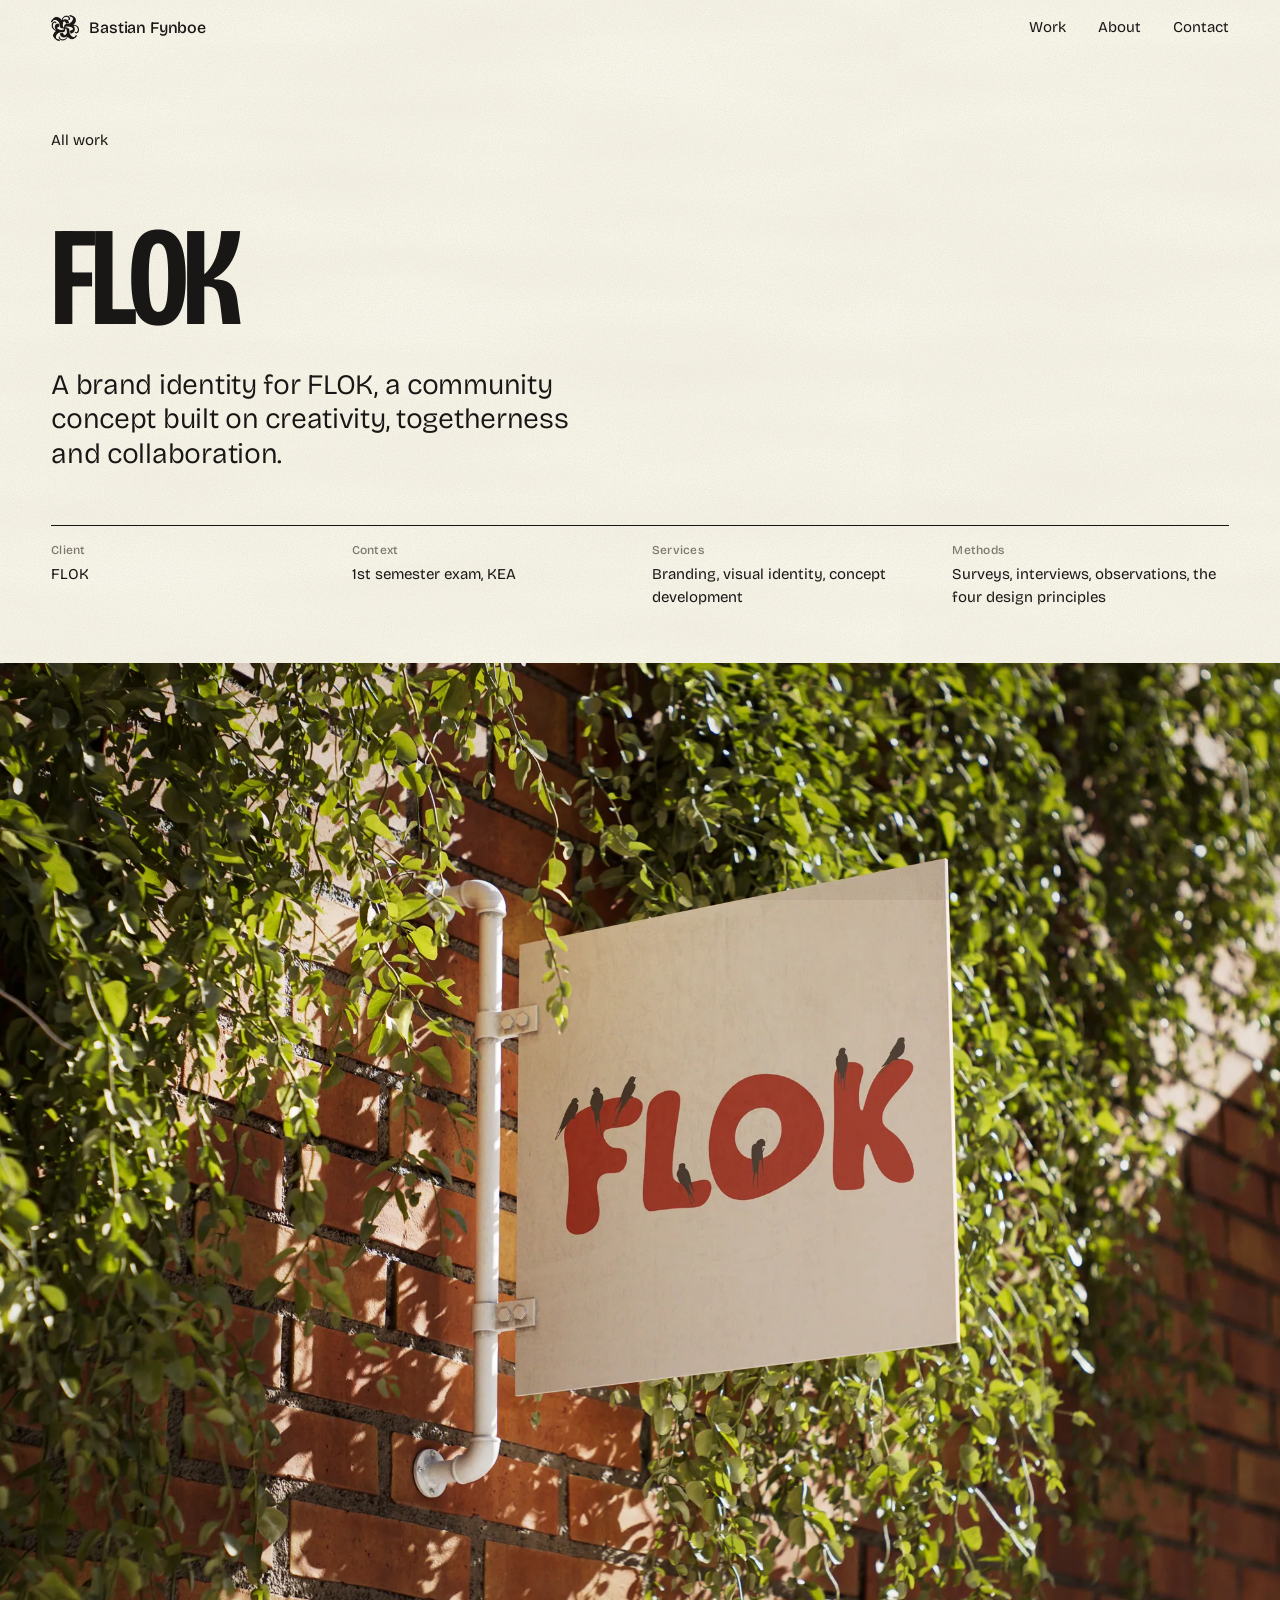
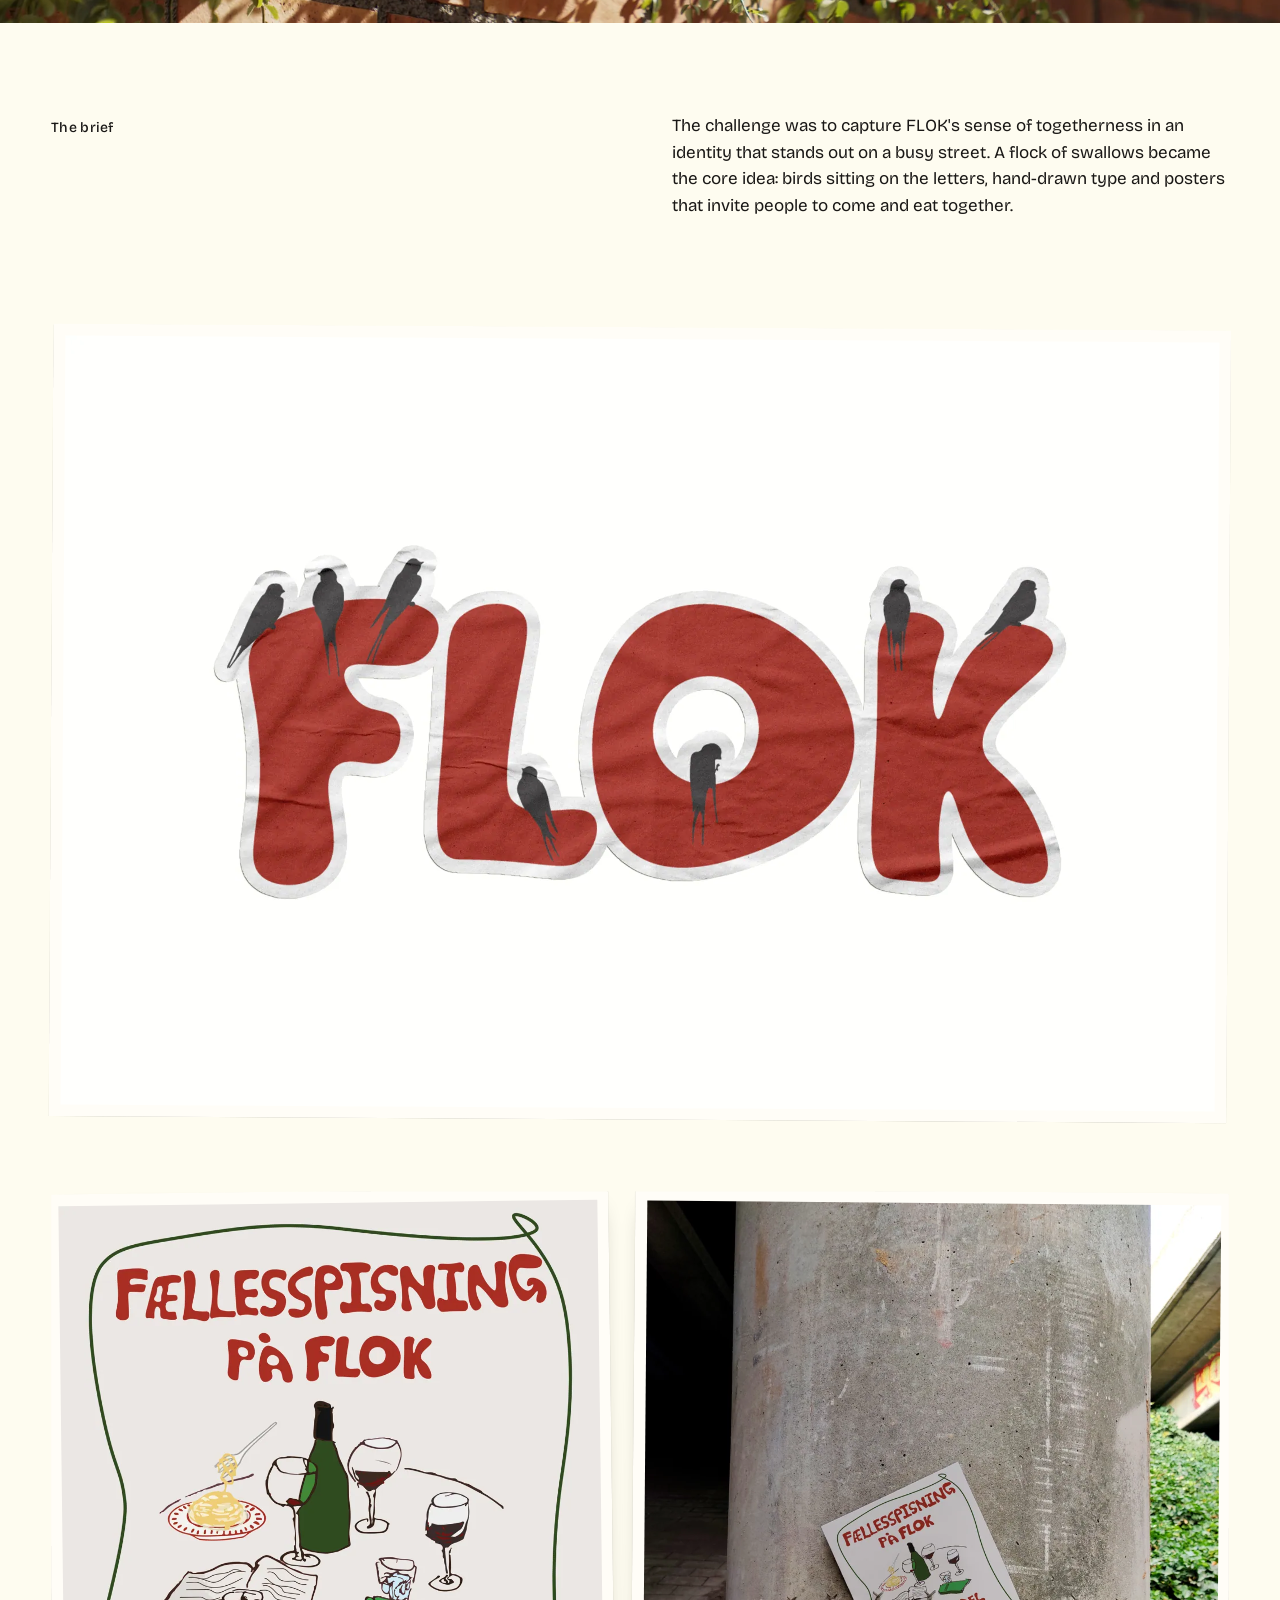
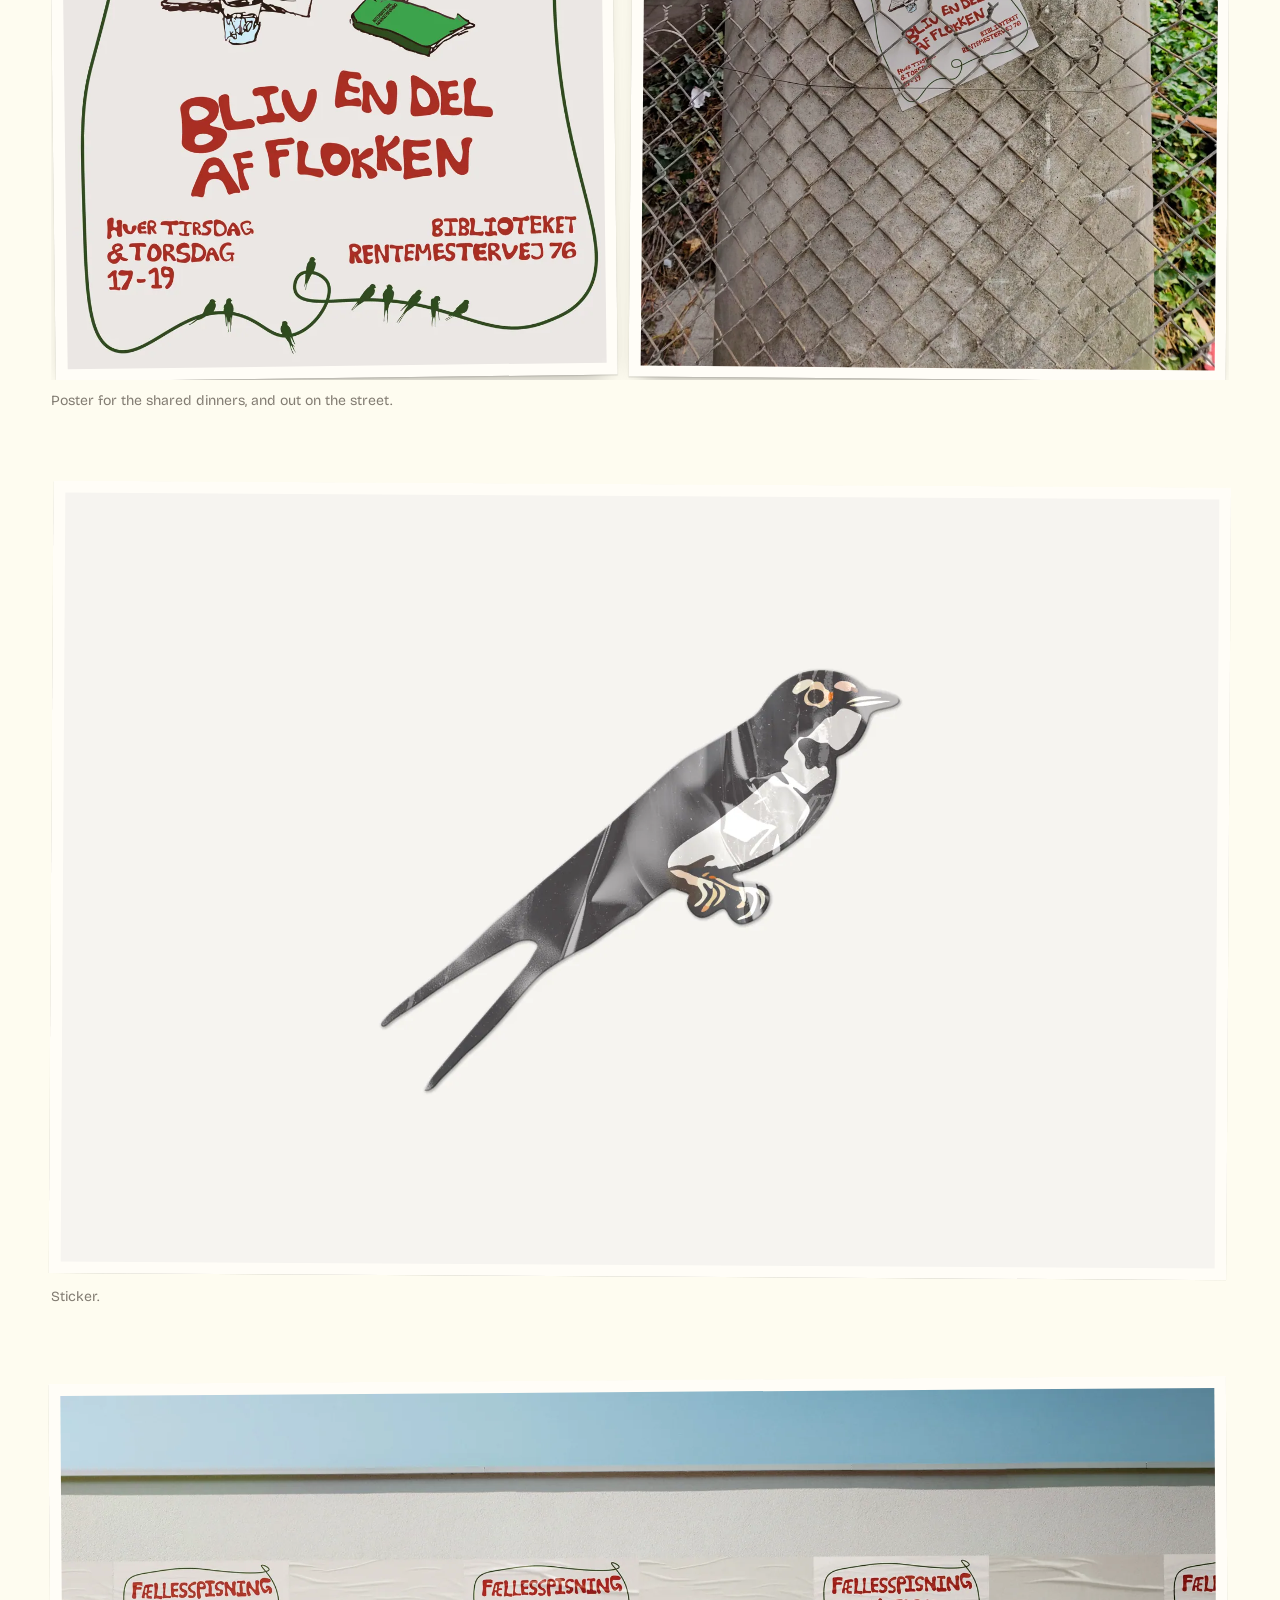
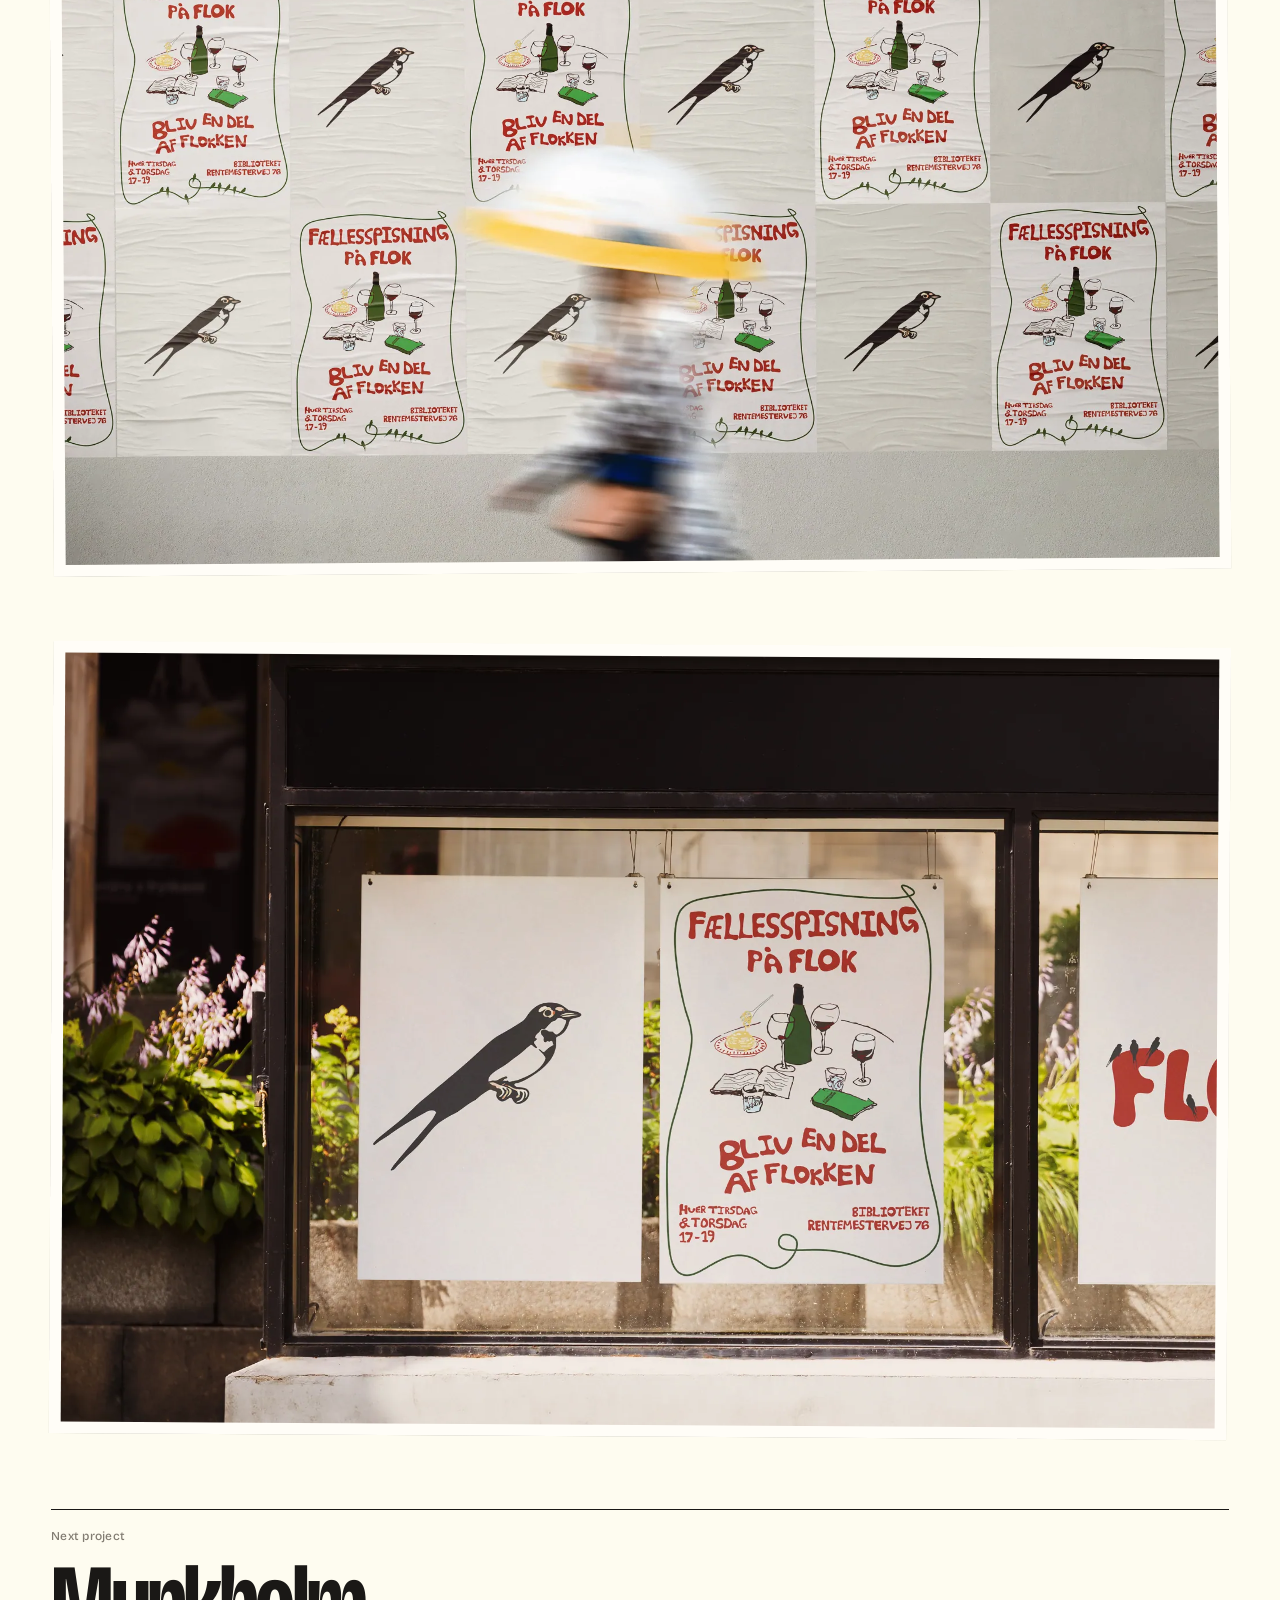
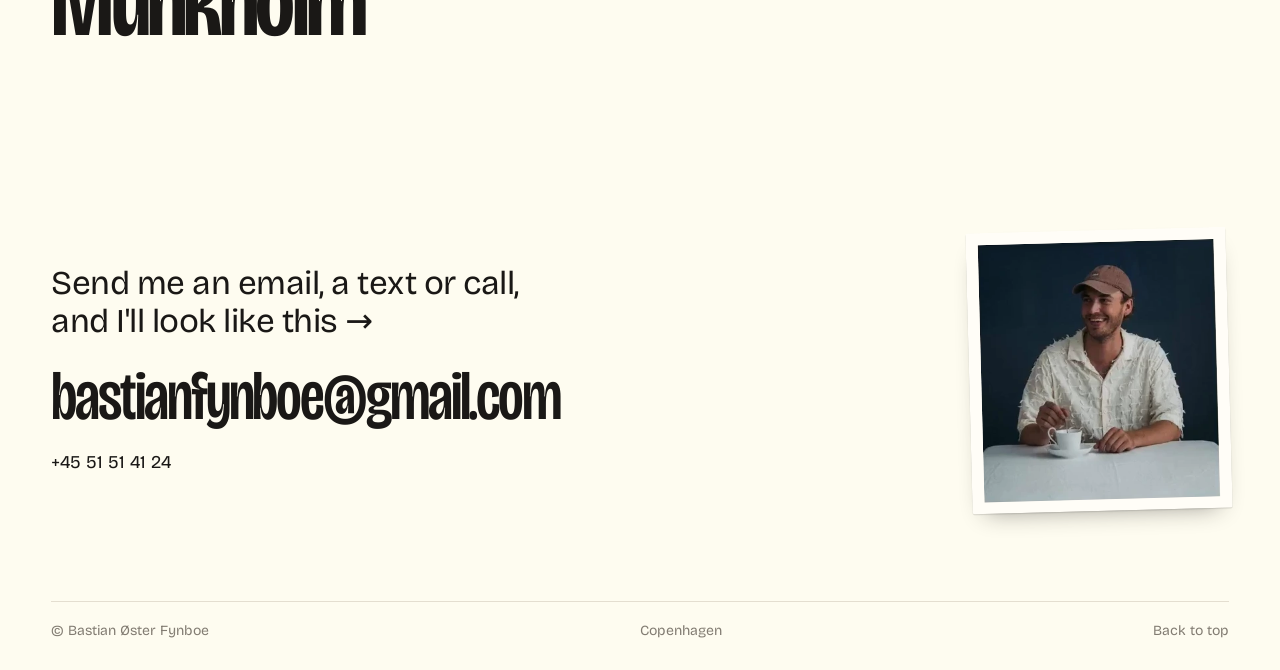
<file: work/flok/index.html>
<!doctype html>
<html lang="en">
<head>
<meta charset="utf-8">
<meta name="viewport" content="width=device-width, initial-scale=1">
<title>FLOK — Bastian Fynboe</title>
<meta name="description" content="A brand identity for FLOK, a community concept built on creativity, togetherness and collaboration.">
<meta name="theme-color" content="#fefcf0">
<meta property="og:title" content="FLOK — Bastian Fynboe">
<meta property="og:description" content="A brand identity for FLOK, a community concept built on creativity, togetherness and collaboration.">
<meta property="og:image" content="https://bastianfynboe.xyz/assets/img/mtpl-cover-2000.webp">
<link rel="canonical" href="https://bastianfynboe.xyz/work/flok/">
<link rel="icon" href="/favicon.png" type="image/png">
<link rel="preload" href="/assets/fonts/bricolage-latin.woff2" as="font" type="font/woff2" crossorigin>
<link rel="stylesheet" href="/assets/site.css?v=540df30d">
<script>document.documentElement.classList.add('js')</script>
</head>
<body class="case-page">
<a class="skip" href="#main">Skip to content</a>
<header class="top">
  <a class="brand" href="/" aria-label="Bastian Fynboe, home">
    <img class="brand-mark" src="/assets/deco/logo.webp" alt="" width="28" height="28">
    <span>Bastian Fynboe</span>
  </a>
  <nav>
    <a href="/#work">Work</a>
    <a href="/#about">About</a>
    <a href="/#contact">Contact</a>
  </nav>
</header>
<main id="main">

<article class="case">
  <header class="case-head intro-seq">
    <a class="back" href="/#work">All work</a>
    <h1 class="case-title" style="view-transition-name: t-flok">FLOK</h1>
    <p class="case-lead">A brand identity for FLOK, a community concept built on creativity, togetherness and collaboration.</p>
    <div class="case-meta"><div><span class="label">Client</span><span>FLOK</span></div><div><span class="label">Context</span><span>1st semester exam, KEA</span></div><div><span class="label">Services</span><span>Branding, visual identity, concept development</span></div><div><span class="label">Methods</span><span>Surveys, interviews, observations, the four design principles</span></div></div>
  </header>
  <figure class="case-cover"><img class="cover-media" src="/assets/img/flok-cover-2000.webp" srcset="/assets/img/flok-cover-1000.webp 1000w, /assets/img/flok-cover-2000.webp 2000w" sizes="100vw" width="2000" height="1500" alt="FLOK for FLOK" decoding="async" fetchpriority="high"></figure>
  <div class="case-body">
    <section class="text-block"><span class="label">The brief</span><p>The challenge was to capture FLOK's sense of togetherness in an identity that stands out on a busy street. A flock of swallows became the core idea: birds sitting on the letters, hand-drawn type and posters that invite people to come and eat together.</p></section><figure class="fig fig--full reveal-img"><img class="" src="/assets/img/flok-logo-2000.webp" srcset="/assets/img/flok-logo-1000.webp 1000w, /assets/img/flok-logo-2000.webp 2000w" sizes="(min-width: 900px) 92vw, 100vw" width="2000" height="1333" alt="" decoding="async" loading="lazy"></figure><figure class="fig fig--row reveal-img"><div class="row-fig"><div class="cell" style="flex: 0.7062 1 0"><img class="" src="/assets/img/flok-poster-2000.webp" srcset="/assets/img/flok-poster-1000.webp 1000w, /assets/img/flok-poster-2000.webp 2000w" sizes="(min-width: 900px) 46vw, 50vw" width="2000" height="2832" alt="" decoding="async" loading="lazy"></div><div class="cell" style="flex: 0.7499 1 0"><img class="" src="/assets/img/flok-pillar-2000.webp" srcset="/assets/img/flok-pillar-1000.webp 1000w, /assets/img/flok-pillar-2000.webp 2000w" sizes="(min-width: 900px) 46vw, 50vw" width="2000" height="2667" alt="" decoding="async" loading="lazy"></div></div><figcaption>Poster for the shared dinners, and out on the street.</figcaption></figure><figure class="fig fig--full reveal-img"><img class="" src="/assets/img/flok-swallow-2000.webp" srcset="/assets/img/flok-swallow-1000.webp 1000w, /assets/img/flok-swallow-2000.webp 2000w" sizes="(min-width: 900px) 92vw, 100vw" width="2000" height="1333" alt="" decoding="async" loading="lazy"><figcaption>Sticker.</figcaption></figure><figure class="fig fig--full reveal-img"><img class="" src="/assets/img/flok-glued-2000.webp" srcset="/assets/img/flok-glued-1000.webp 1000w, /assets/img/flok-glued-2000.webp 2000w" sizes="(min-width: 900px) 92vw, 100vw" width="2000" height="1333" alt="" decoding="async" loading="lazy"></figure><figure class="fig fig--full reveal-img"><img class="" src="/assets/img/flok-window-2000.webp" srcset="/assets/img/flok-window-1000.webp 1000w, /assets/img/flok-window-2000.webp 2000w" sizes="(min-width: 900px) 92vw, 100vw" width="2000" height="1333" alt="" decoding="async" loading="lazy"></figure>
  </div>
  <a class="next" href="/work/munkholm/">
    <span class="label">Next project</span>
    <span class="next-title"><span style="view-transition-name: t-munkholm">Munkholm</span></span>
  </a>
</article>

<section class="contact" id="contact">
  <div class="contact-text">
    <p class="contact-line">Send me an email, a text or call, and I'll look like this&nbsp;→</p>
    <a class="contact-mail" href="mailto:bastianfynboe@gmail.com">bastianfynboe@gmail.com</a>
    <a class="contact-phone" href="tel:+4551514124">+45 51 51 41 24</a>
  </div>
  <div class="contact-face"><img class="face-photo" src="/assets/img/portrait-photo.webp" width="359" height="391" alt="Bastian Fynboe"></div>
</section>
</main>
<footer class="foot">
  <span>© Bastian Øster Fynboe</span>
  <span>Copenhagen</span>
  <a href="#main">Back to top</a>
</footer>
<div class="preview" aria-hidden="true"></div>
<script src="/assets/site.js?v=221a076b" defer></script>
</body>
</html>
</file>
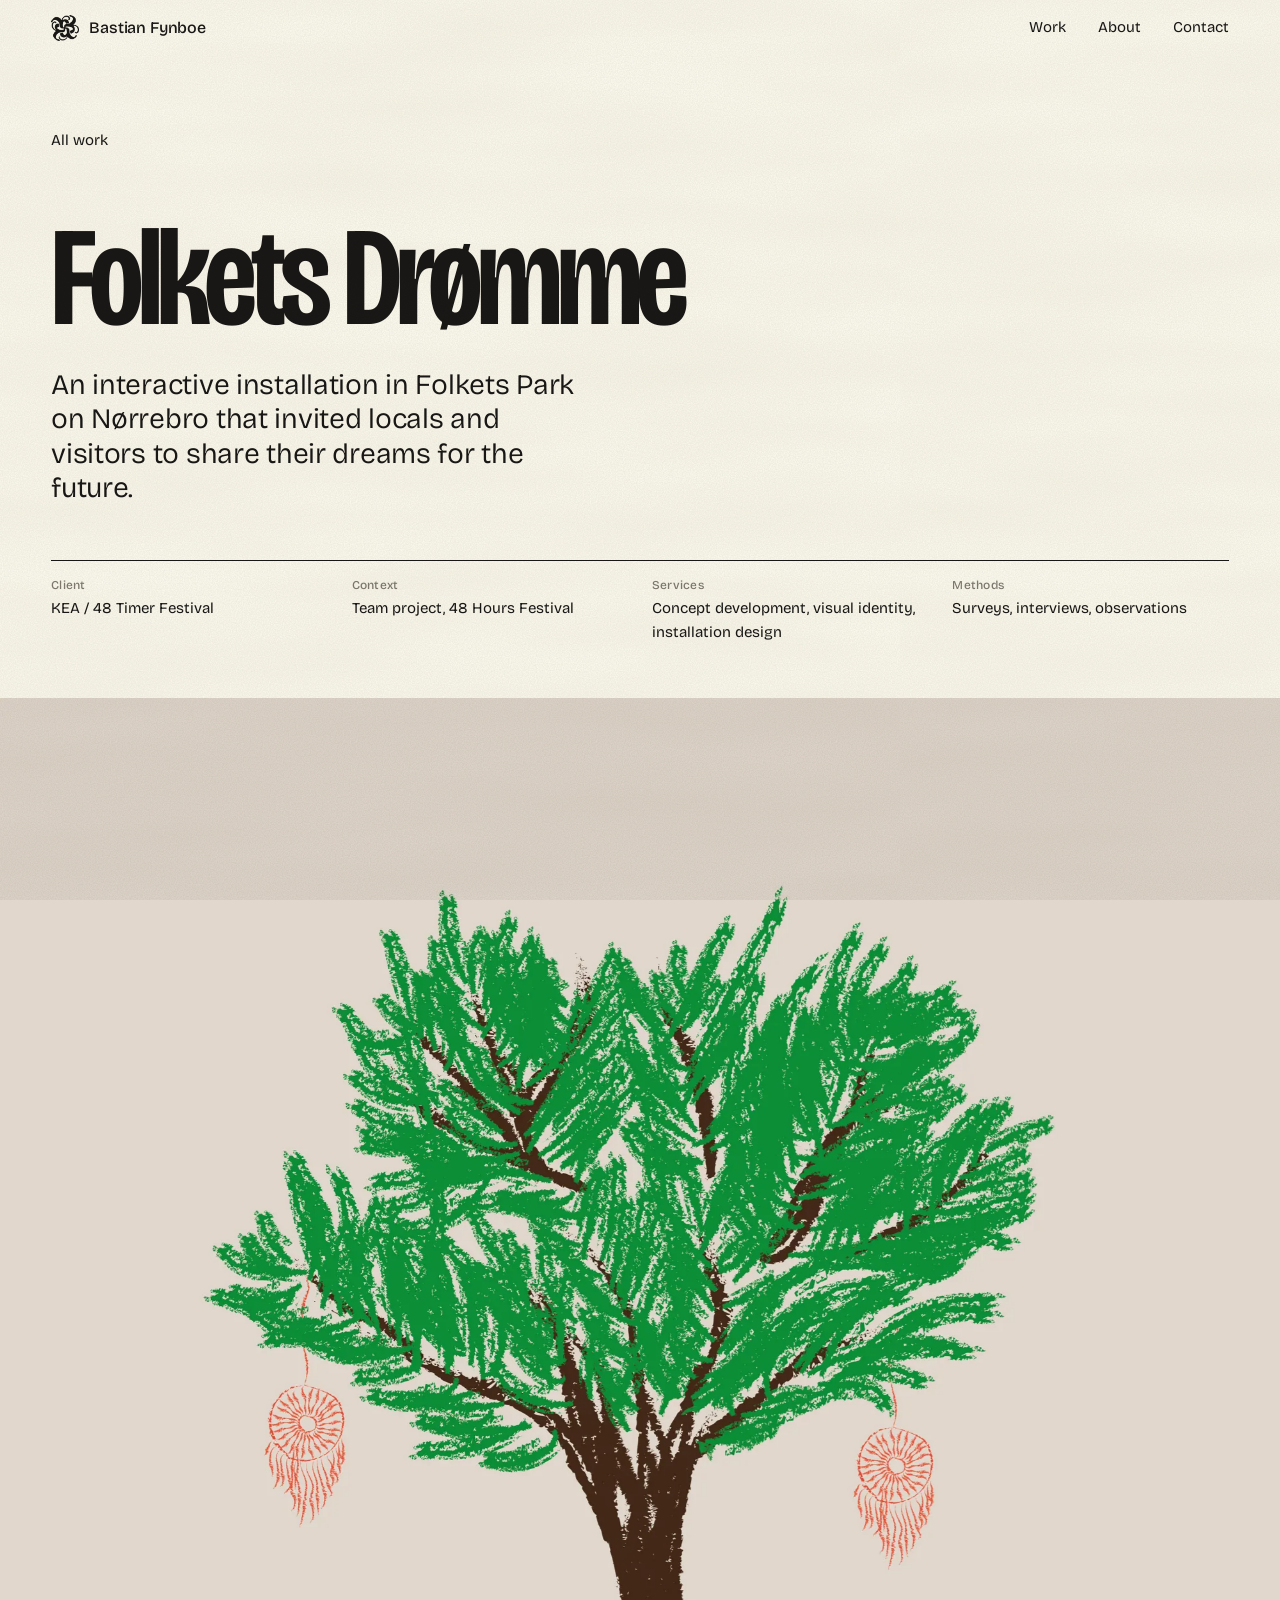
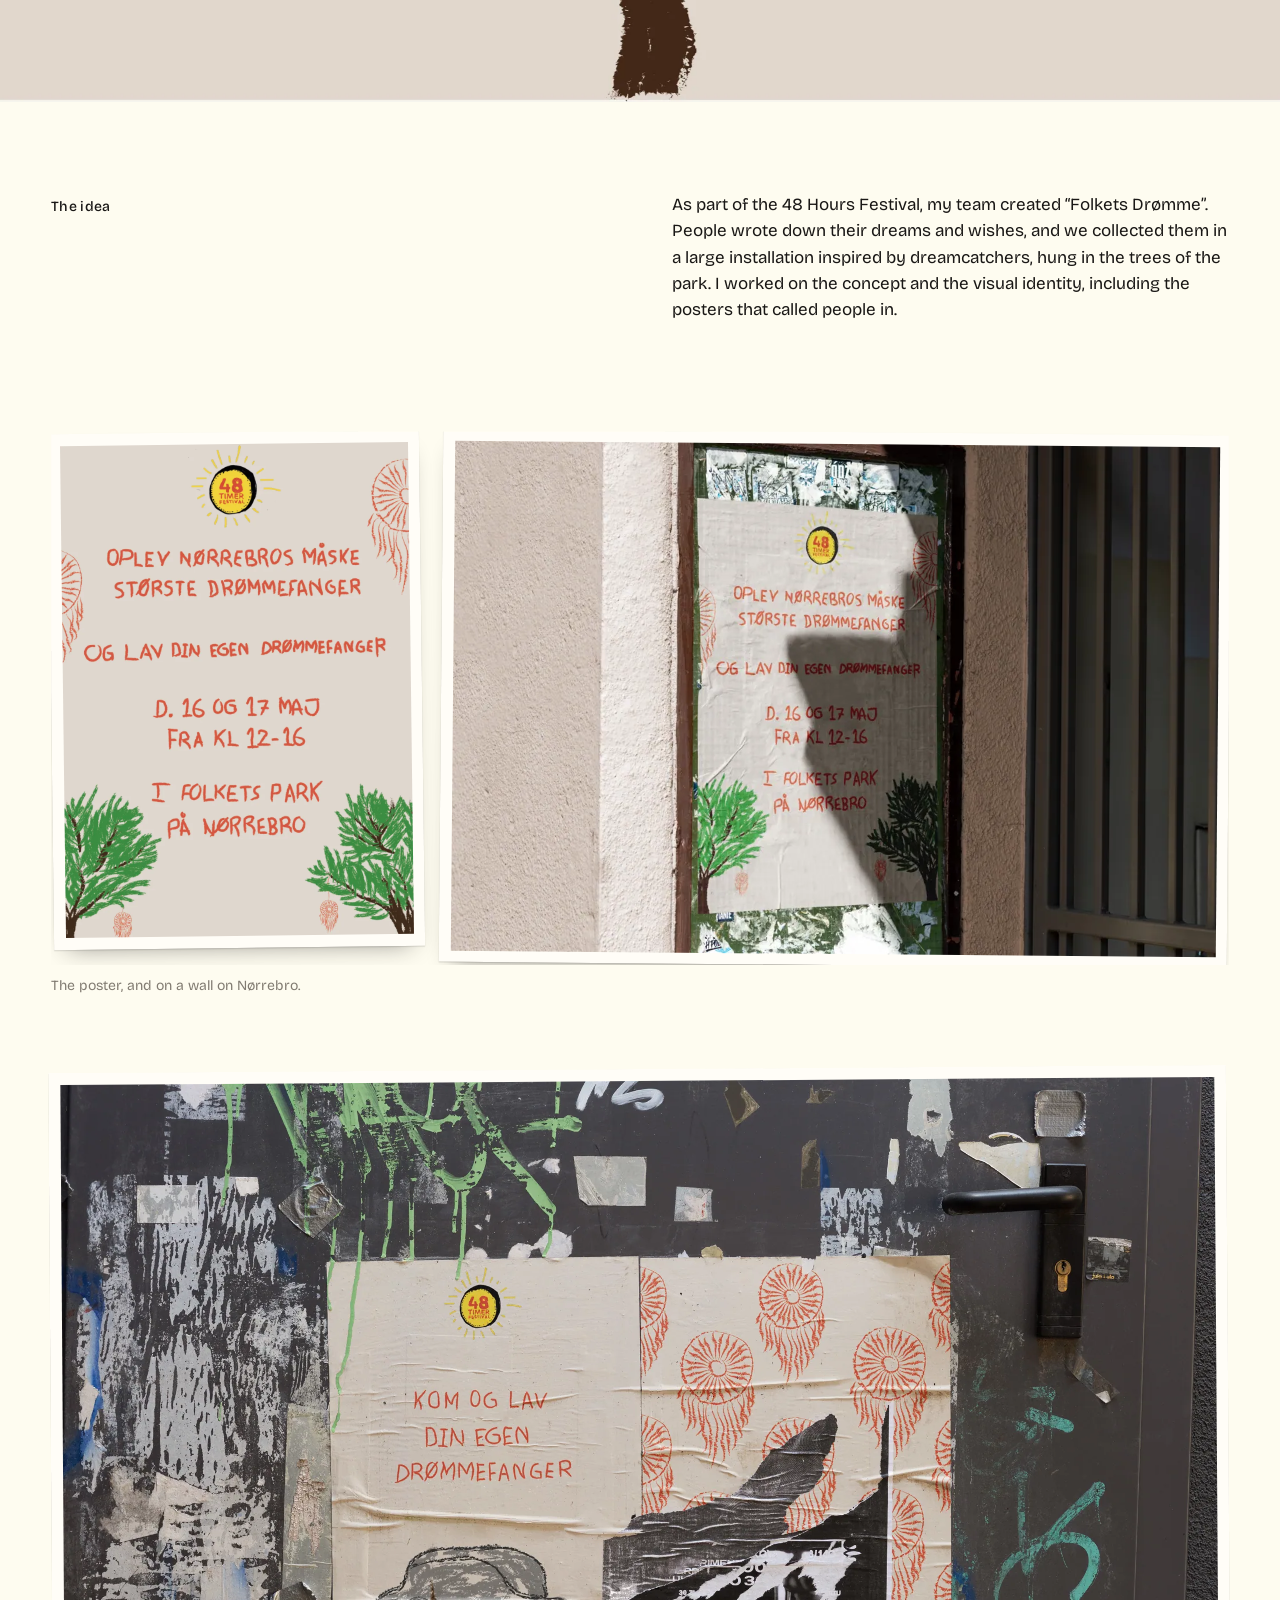
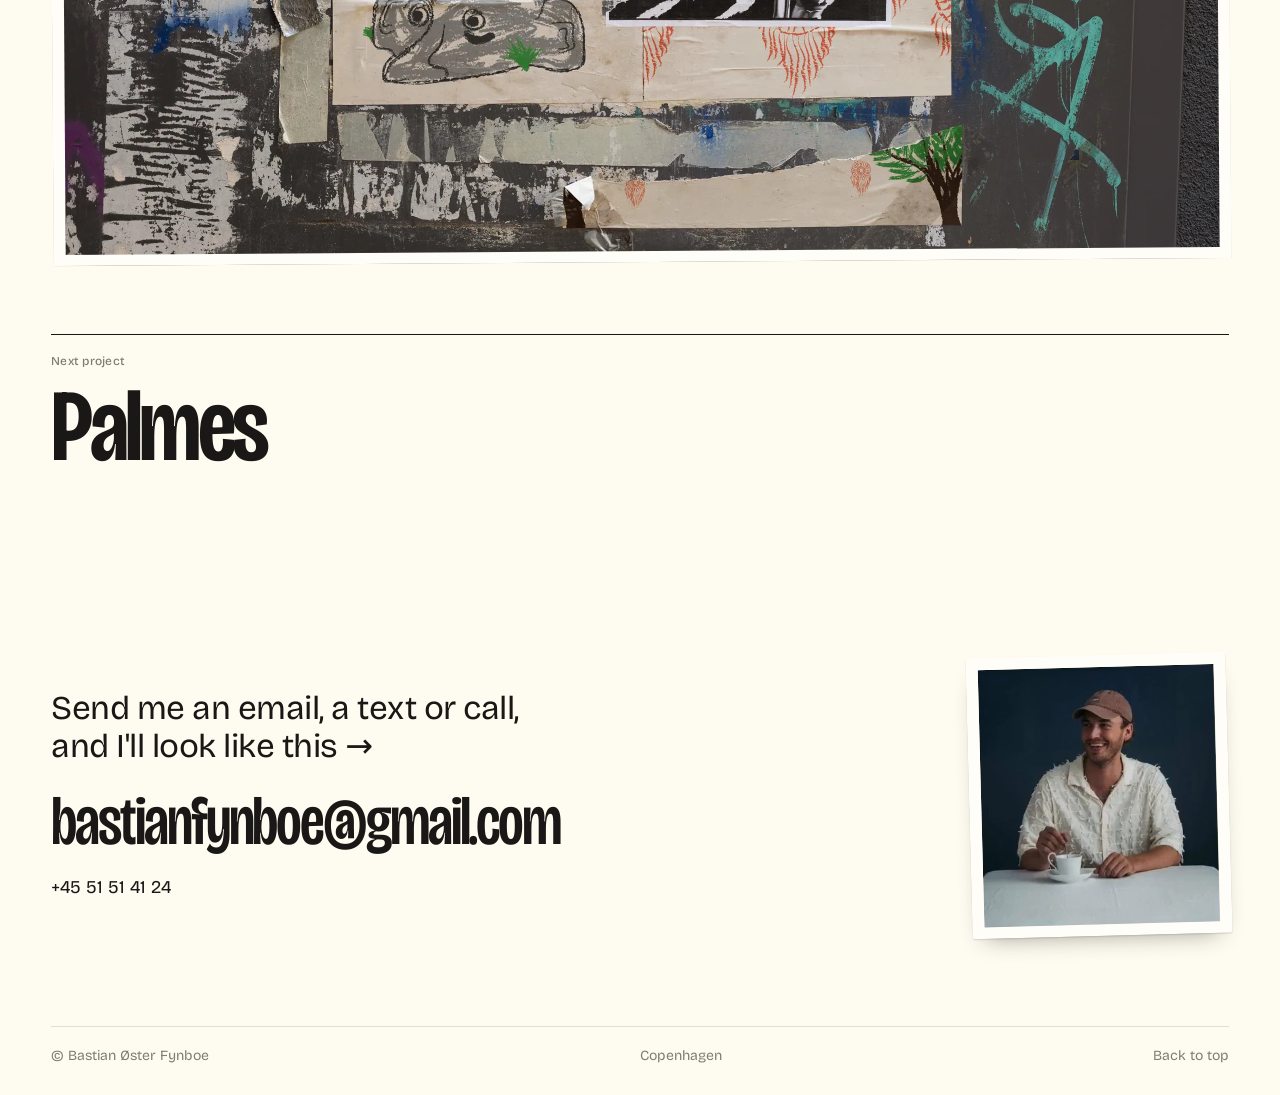
<file: work/folkets-droemme/index.html>
<!doctype html>
<html lang="en">
<head>
<meta charset="utf-8">
<meta name="viewport" content="width=device-width, initial-scale=1">
<title>Folkets Drømme — Bastian Fynboe</title>
<meta name="description" content="An interactive installation in Folkets Park on Nørrebro that invited locals and visitors to share their dreams for the future.">
<meta name="theme-color" content="#fefcf0">
<meta property="og:title" content="Folkets Drømme — Bastian Fynboe">
<meta property="og:description" content="An interactive installation in Folkets Park on Nørrebro that invited locals and visitors to share their dreams for the future.">
<meta property="og:image" content="https://bastianfynboe.xyz/assets/img/mtpl-cover-2000.webp">
<link rel="canonical" href="https://bastianfynboe.xyz/work/folkets-droemme/">
<link rel="icon" href="/favicon.png" type="image/png">
<link rel="preload" href="/assets/fonts/bricolage-latin.woff2" as="font" type="font/woff2" crossorigin>
<link rel="stylesheet" href="/assets/site.css?v=540df30d">
<script>document.documentElement.classList.add('js')</script>
</head>
<body class="case-page">
<a class="skip" href="#main">Skip to content</a>
<header class="top">
  <a class="brand" href="/" aria-label="Bastian Fynboe, home">
    <img class="brand-mark" src="/assets/deco/logo.webp" alt="" width="28" height="28">
    <span>Bastian Fynboe</span>
  </a>
  <nav>
    <a href="/#work">Work</a>
    <a href="/#about">About</a>
    <a href="/#contact">Contact</a>
  </nav>
</header>
<main id="main">

<article class="case">
  <header class="case-head intro-seq">
    <a class="back" href="/#work">All work</a>
    <h1 class="case-title" style="view-transition-name: t-folketsdroemme">Folkets Drømme</h1>
    <p class="case-lead">An interactive installation in Folkets Park on Nørrebro that invited locals and visitors to share their dreams for the future.</p>
    <div class="case-meta"><div><span class="label">Client</span><span>KEA / 48 Timer Festival</span></div><div><span class="label">Context</span><span>Team project, 48 Hours Festival</span></div><div><span class="label">Services</span><span>Concept development, visual identity, installation design</span></div><div><span class="label">Methods</span><span>Surveys, interviews, observations</span></div></div>
  </header>
  <figure class="case-cover"><img class="cover-media" src="/assets/img/fd-tree-2000.webp" srcset="/assets/img/fd-tree-1000.webp 1000w, /assets/img/fd-tree-2000.webp 2000w" sizes="100vw" width="2000" height="1569" alt="Folkets Drømme for KEA / 48 Timer Festival" decoding="async" fetchpriority="high"></figure>
  <div class="case-body">
    <section class="text-block"><span class="label">The idea</span><p>As part of the 48 Hours Festival, my team created “Folkets Drømme”. People wrote down their dreams and wishes, and we collected them in a large installation inspired by dreamcatchers, hung in the trees of the park. I worked on the concept and the visual identity, including the posters that called people in.</p></section><figure class="fig fig--row reveal-img"><div class="row-fig"><div class="cell" style="flex: 0.7071 1 0"><img class="" src="/assets/img/fd-poster-2000.webp" srcset="/assets/img/fd-poster-1000.webp 1000w, /assets/img/fd-poster-2000.webp 2000w" sizes="(min-width: 900px) 46vw, 50vw" width="1654" height="2339" alt="" decoding="async" loading="lazy"></div><div class="cell" style="flex: 1.5004 1 0"><img class="" src="/assets/img/fd-single-2000.webp" srcset="/assets/img/fd-single-1000.webp 1000w, /assets/img/fd-single-2000.webp 2000w" sizes="(min-width: 900px) 46vw, 50vw" width="2000" height="1333" alt="" decoding="async" loading="lazy"></div></div><figcaption>The poster, and on a wall on Nørrebro.</figcaption></figure><figure class="fig fig--full reveal-img"><img class="" src="/assets/img/fd-cover-2000.webp" srcset="/assets/img/fd-cover-1000.webp 1000w, /assets/img/fd-cover-2000.webp 2000w" sizes="(min-width: 900px) 92vw, 100vw" width="2000" height="1334" alt="" decoding="async" loading="lazy"></figure>
  </div>
  <a class="next" href="/work/palmes/">
    <span class="label">Next project</span>
    <span class="next-title"><span style="view-transition-name: t-palmes">Palmes</span></span>
  </a>
</article>

<section class="contact" id="contact">
  <div class="contact-text">
    <p class="contact-line">Send me an email, a text or call, and I'll look like this&nbsp;→</p>
    <a class="contact-mail" href="mailto:bastianfynboe@gmail.com">bastianfynboe@gmail.com</a>
    <a class="contact-phone" href="tel:+4551514124">+45 51 51 41 24</a>
  </div>
  <div class="contact-face"><img class="face-photo" src="/assets/img/portrait-photo.webp" width="359" height="391" alt="Bastian Fynboe"></div>
</section>
</main>
<footer class="foot">
  <span>© Bastian Øster Fynboe</span>
  <span>Copenhagen</span>
  <a href="#main">Back to top</a>
</footer>
<div class="preview" aria-hidden="true"></div>
<script src="/assets/site.js?v=221a076b" defer></script>
</body>
</html>
</file>
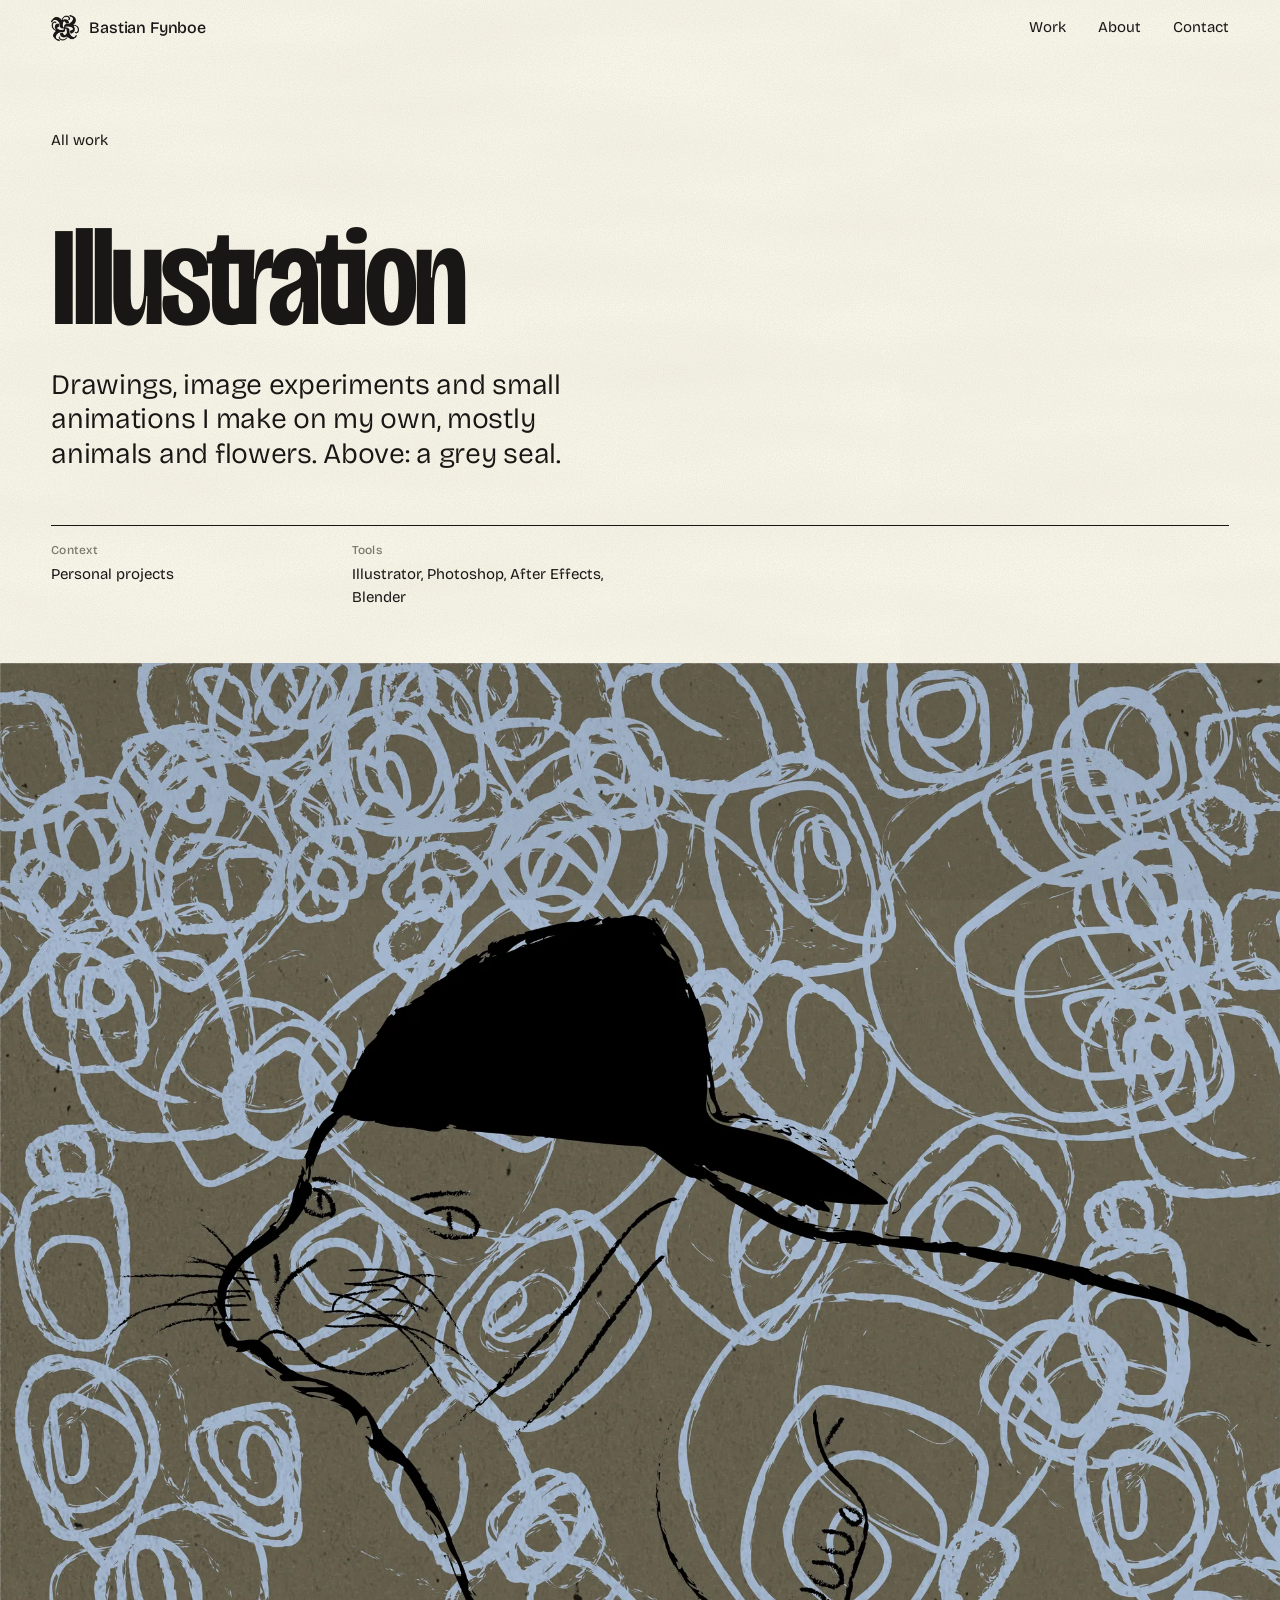
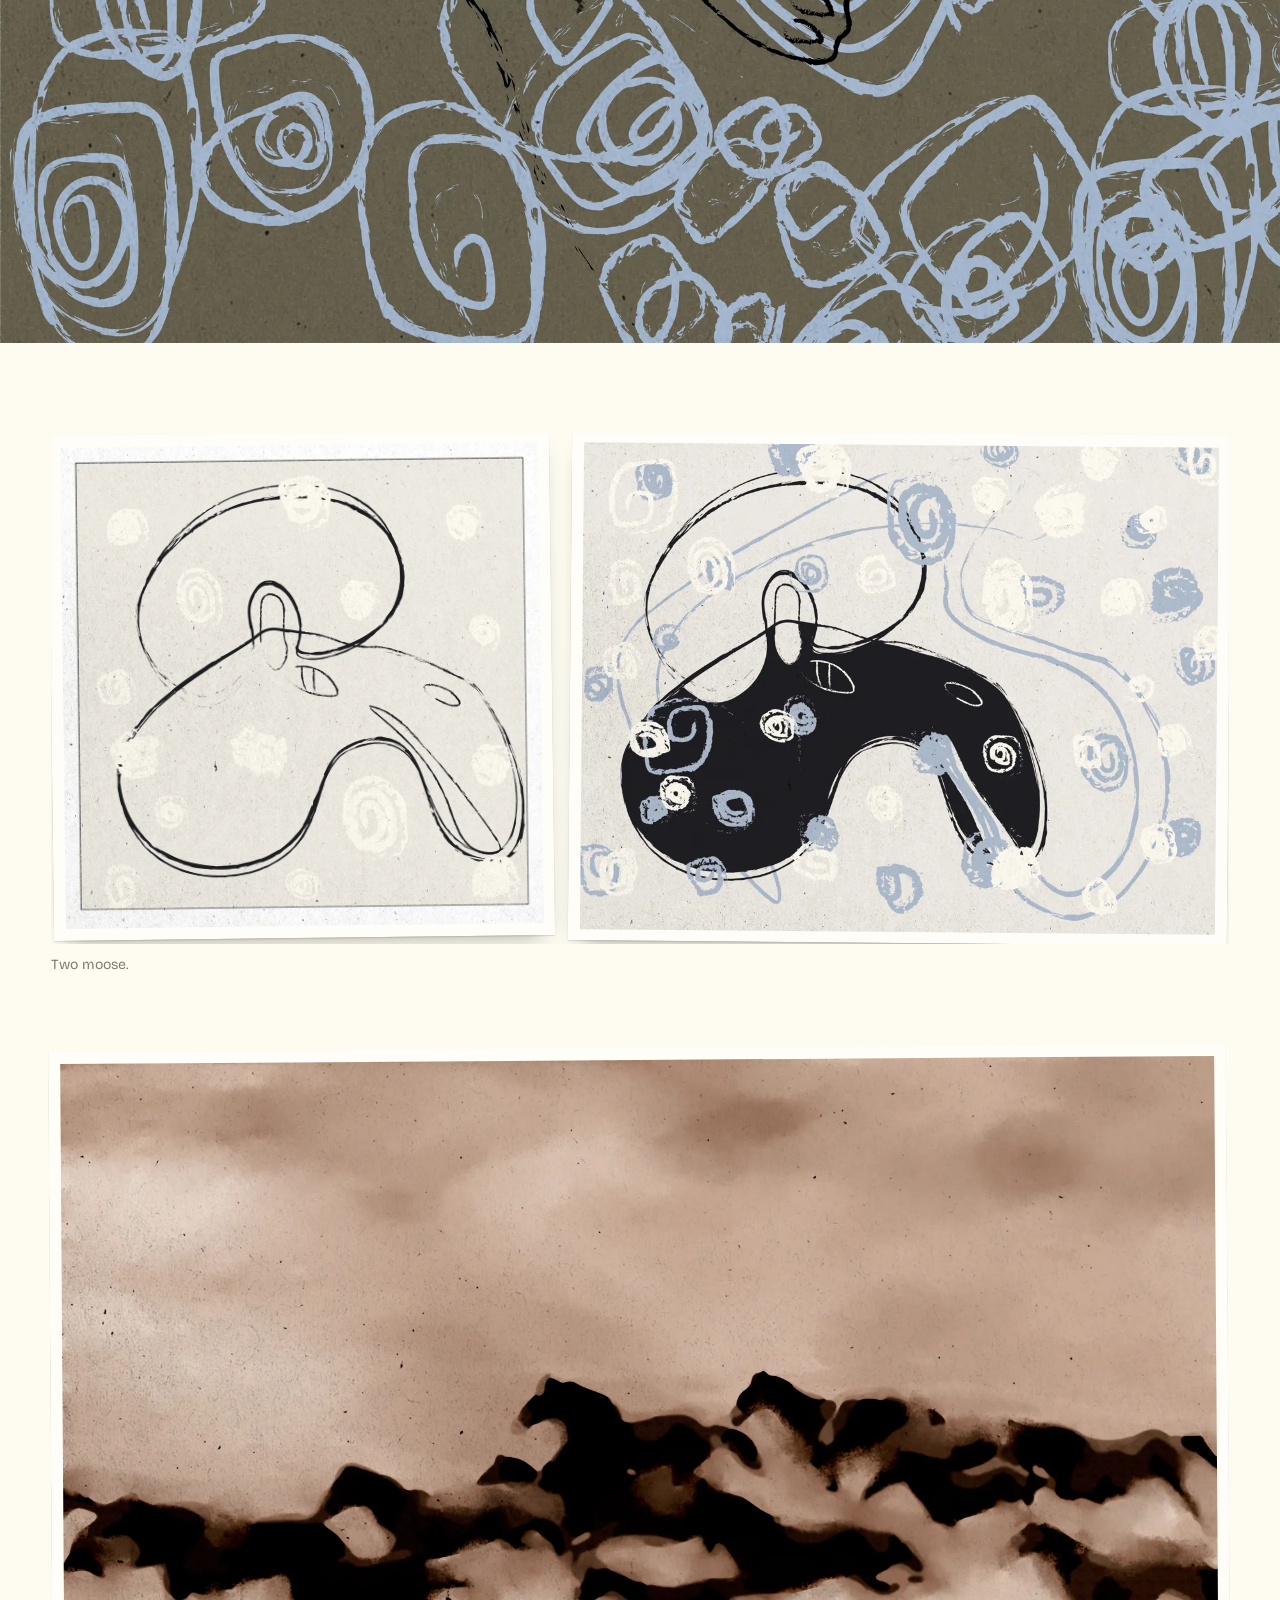
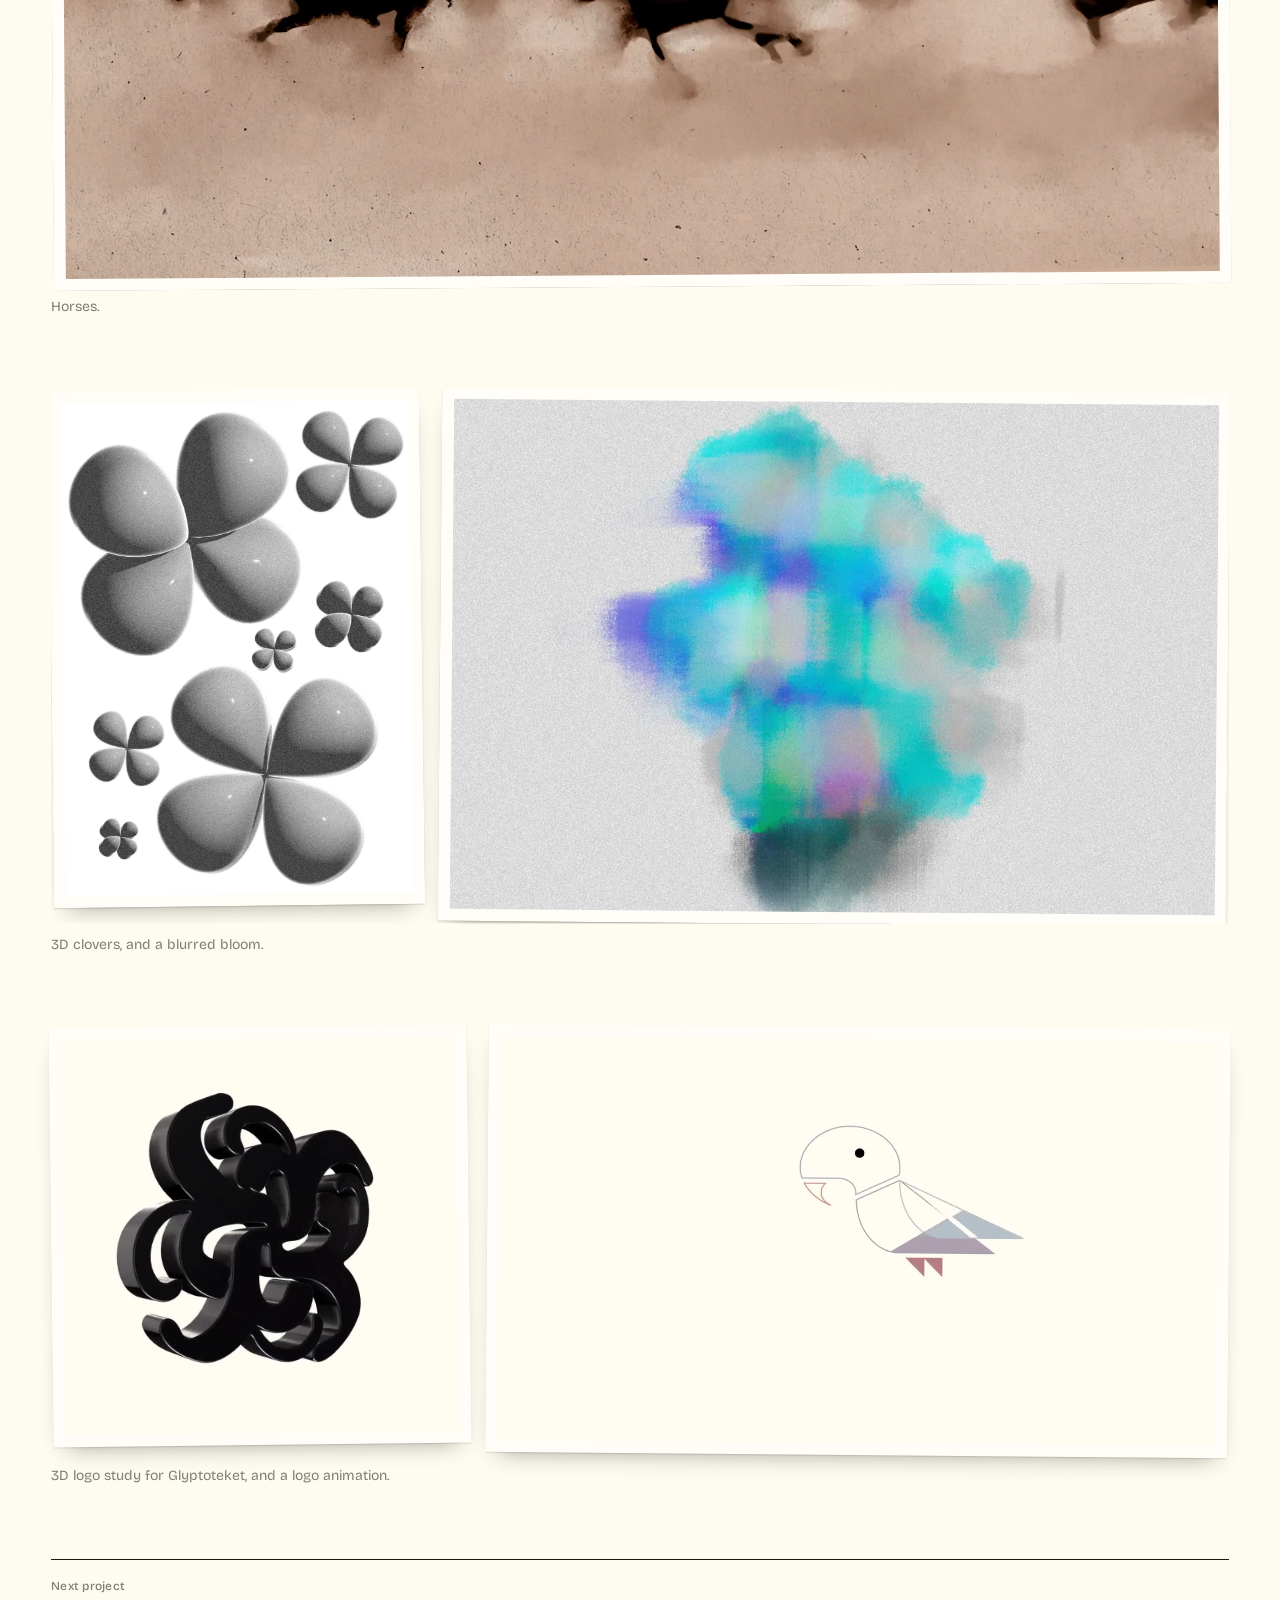
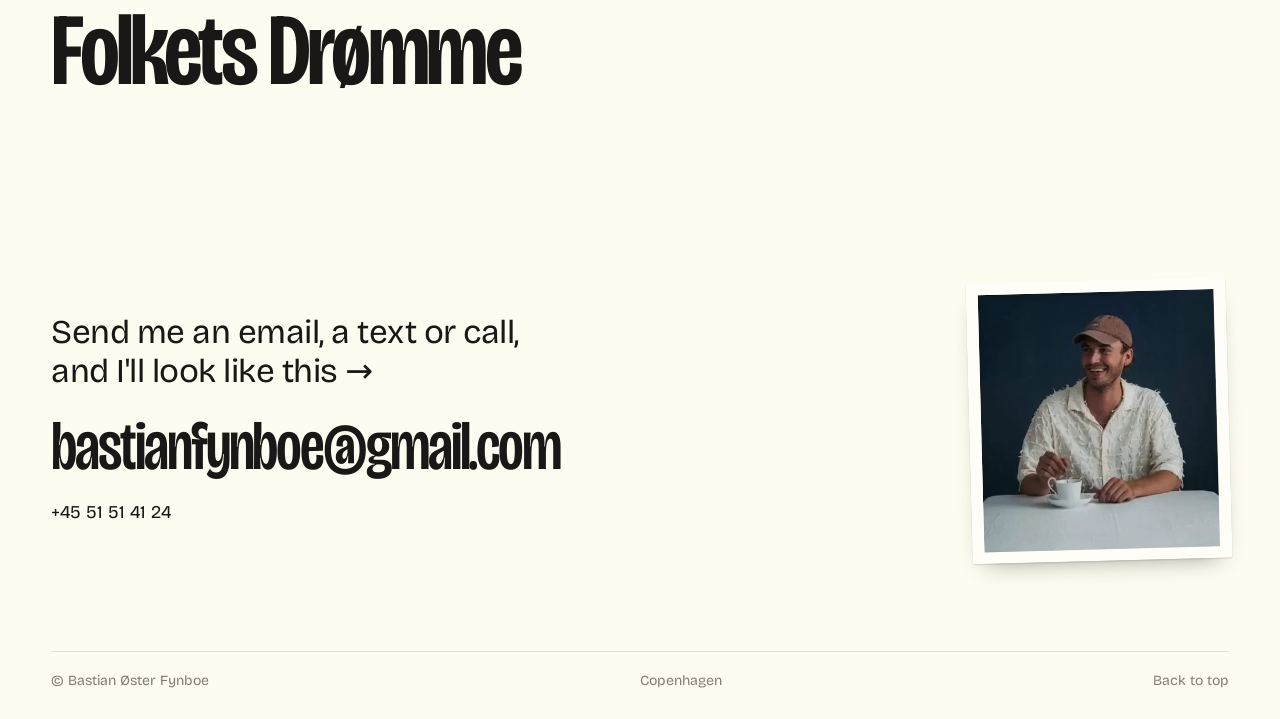
<file: work/illustration/index.html>
<!doctype html>
<html lang="en">
<head>
<meta charset="utf-8">
<meta name="viewport" content="width=device-width, initial-scale=1">
<title>Illustration — Bastian Fynboe</title>
<meta name="description" content="Drawings, image experiments and small animations I make on my own, mostly animals and flowers. Above: a grey seal.">
<meta name="theme-color" content="#fefcf0">
<meta property="og:title" content="Illustration — Bastian Fynboe">
<meta property="og:description" content="Drawings, image experiments and small animations I make on my own, mostly animals and flowers. Above: a grey seal.">
<meta property="og:image" content="https://bastianfynboe.xyz/assets/img/mtpl-cover-2000.webp">
<link rel="canonical" href="https://bastianfynboe.xyz/work/illustration/">
<link rel="icon" href="/favicon.png" type="image/png">
<link rel="preload" href="/assets/fonts/bricolage-latin.woff2" as="font" type="font/woff2" crossorigin>
<link rel="stylesheet" href="/assets/site.css?v=540df30d">
<script>document.documentElement.classList.add('js')</script>
</head>
<body class="case-page">
<a class="skip" href="#main">Skip to content</a>
<header class="top">
  <a class="brand" href="/" aria-label="Bastian Fynboe, home">
    <img class="brand-mark" src="/assets/deco/logo.webp" alt="" width="28" height="28">
    <span>Bastian Fynboe</span>
  </a>
  <nav>
    <a href="/#work">Work</a>
    <a href="/#about">About</a>
    <a href="/#contact">Contact</a>
  </nav>
</header>
<main id="main">

<article class="case">
  <header class="case-head intro-seq">
    <a class="back" href="/#work">All work</a>
    <h1 class="case-title" style="view-transition-name: t-illustration">Illustration</h1>
    <p class="case-lead">Drawings, image experiments and small animations I make on my own, mostly animals and flowers. Above: a grey seal.</p>
    <div class="case-meta"><div><span class="label">Context</span><span>Personal projects</span></div><div><span class="label">Tools</span><span>Illustrator, Photoshop, After Effects, Blender</span></div></div>
  </header>
  <figure class="case-cover"><img class="cover-media" src="/assets/img/il-seal-2000.webp" srcset="/assets/img/il-seal-1000.webp 1000w, /assets/img/il-seal-2000.webp 2000w" sizes="100vw" width="2000" height="2000" alt="Illustration for Self-initiated" decoding="async" fetchpriority="high"></figure>
  <div class="case-body">
    <figure class="fig fig--row reveal-img"><div class="row-fig"><div class="cell" style="flex: 0.9921 1 0"><img class="" src="/assets/img/il-moose-2000.webp" srcset="/assets/img/il-moose-1000.webp 1000w, /assets/img/il-moose-2000.webp 2000w" sizes="(min-width: 900px) 46vw, 50vw" width="2000" height="2016" alt="" decoding="async" loading="lazy"></div><div class="cell" style="flex: 1.3038 1 0"><img class="" src="/assets/img/sel-moose-2000.webp" srcset="/assets/img/sel-moose-1000.webp 1000w, /assets/img/sel-moose-2000.webp 2000w" sizes="(min-width: 900px) 46vw, 50vw" width="2000" height="1534" alt="" decoding="async" loading="lazy"></div></div><figcaption>Two moose.</figcaption></figure><figure class="fig fig--full reveal-img"><img class="" src="/assets/img/sel-horses-2000.webp" srcset="/assets/img/sel-horses-1000.webp 1000w, /assets/img/sel-horses-2000.webp 2000w" sizes="(min-width: 900px) 92vw, 100vw" width="2000" height="1413" alt="" decoding="async" loading="lazy"><figcaption>Horses.</figcaption></figure><figure class="fig fig--row reveal-img"><div class="row-fig"><div class="cell" style="flex: 0.7068 1 0"><img class="" src="/assets/img/il-clover-2000.webp" srcset="/assets/img/il-clover-1000.webp 1000w, /assets/img/il-clover-2000.webp 2000w" sizes="(min-width: 900px) 46vw, 50vw" width="1685" height="2384" alt="" decoding="async" loading="lazy"></div><div class="cell" style="flex: 1.5004 1 0"><img class="" src="/assets/img/sel-bloom-2000.webp" srcset="/assets/img/sel-bloom-1000.webp 1000w, /assets/img/sel-bloom-2000.webp 2000w" sizes="(min-width: 900px) 46vw, 50vw" width="2000" height="1333" alt="" decoding="async" loading="lazy"></div></div><figcaption>3D clovers, and a blurred bloom.</figcaption></figure><figure class="fig fig--row"><div class="row-fig"><div class="cell" style="flex: 1.0000 1 0"><video class="" src="/assets/video/glyptoteket.mp4" poster="/assets/video/glyptoteket.jpg" muted loop playsinline autoplay preload="metadata"></video></div><div class="cell" style="flex: 1.7778 1 0"><video class="" src="/assets/video/dovely.mp4" poster="/assets/video/dovely.jpg" muted loop playsinline autoplay preload="metadata"></video></div></div><figcaption>3D logo study for Glyptoteket, and a logo animation.</figcaption></figure>
  </div>
  <a class="next" href="/work/folkets-droemme/">
    <span class="label">Next project</span>
    <span class="next-title"><span style="view-transition-name: t-folketsdroemme">Folkets Drømme</span></span>
  </a>
</article>

<section class="contact" id="contact">
  <div class="contact-text">
    <p class="contact-line">Send me an email, a text or call, and I'll look like this&nbsp;→</p>
    <a class="contact-mail" href="mailto:bastianfynboe@gmail.com">bastianfynboe@gmail.com</a>
    <a class="contact-phone" href="tel:+4551514124">+45 51 51 41 24</a>
  </div>
  <div class="contact-face"><img class="face-photo" src="/assets/img/portrait-photo.webp" width="359" height="391" alt="Bastian Fynboe"></div>
</section>
</main>
<footer class="foot">
  <span>© Bastian Øster Fynboe</span>
  <span>Copenhagen</span>
  <a href="#main">Back to top</a>
</footer>
<div class="preview" aria-hidden="true"></div>
<script src="/assets/site.js?v=221a076b" defer></script>
</body>
</html>
</file>
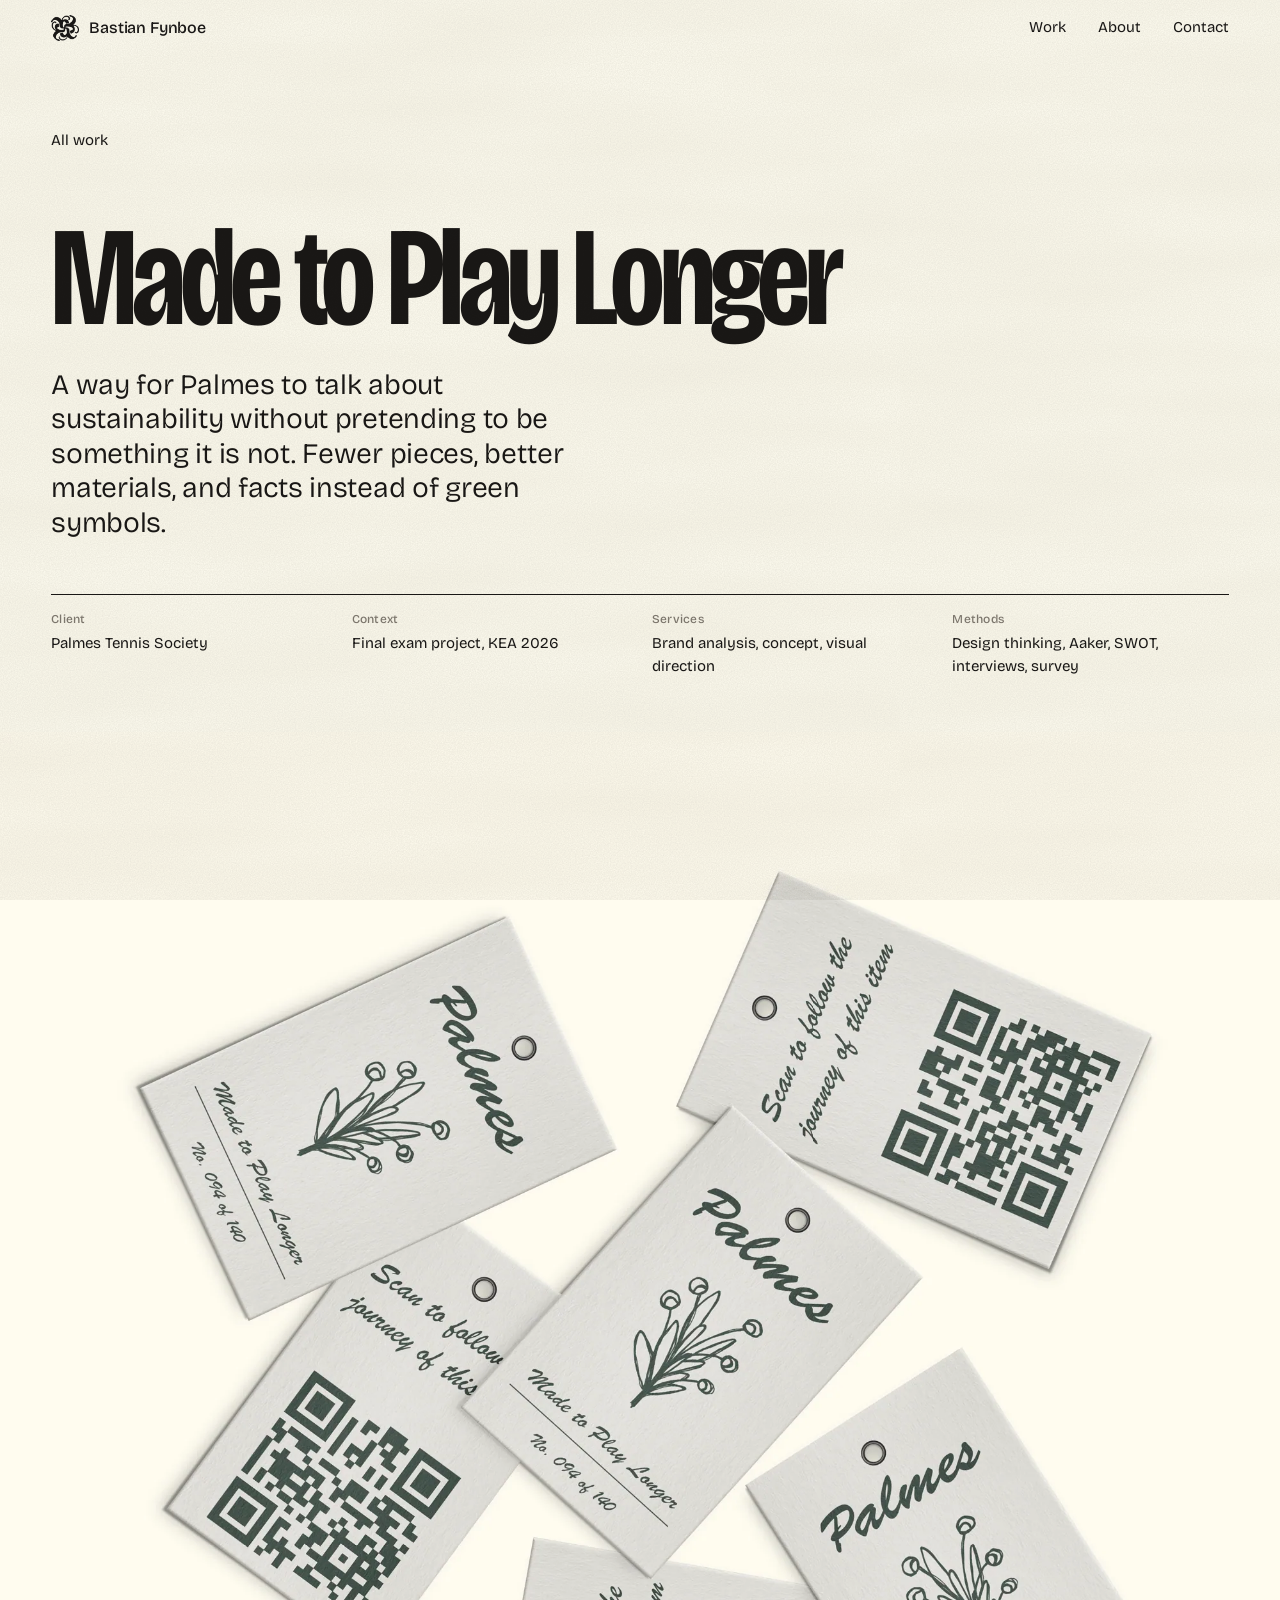
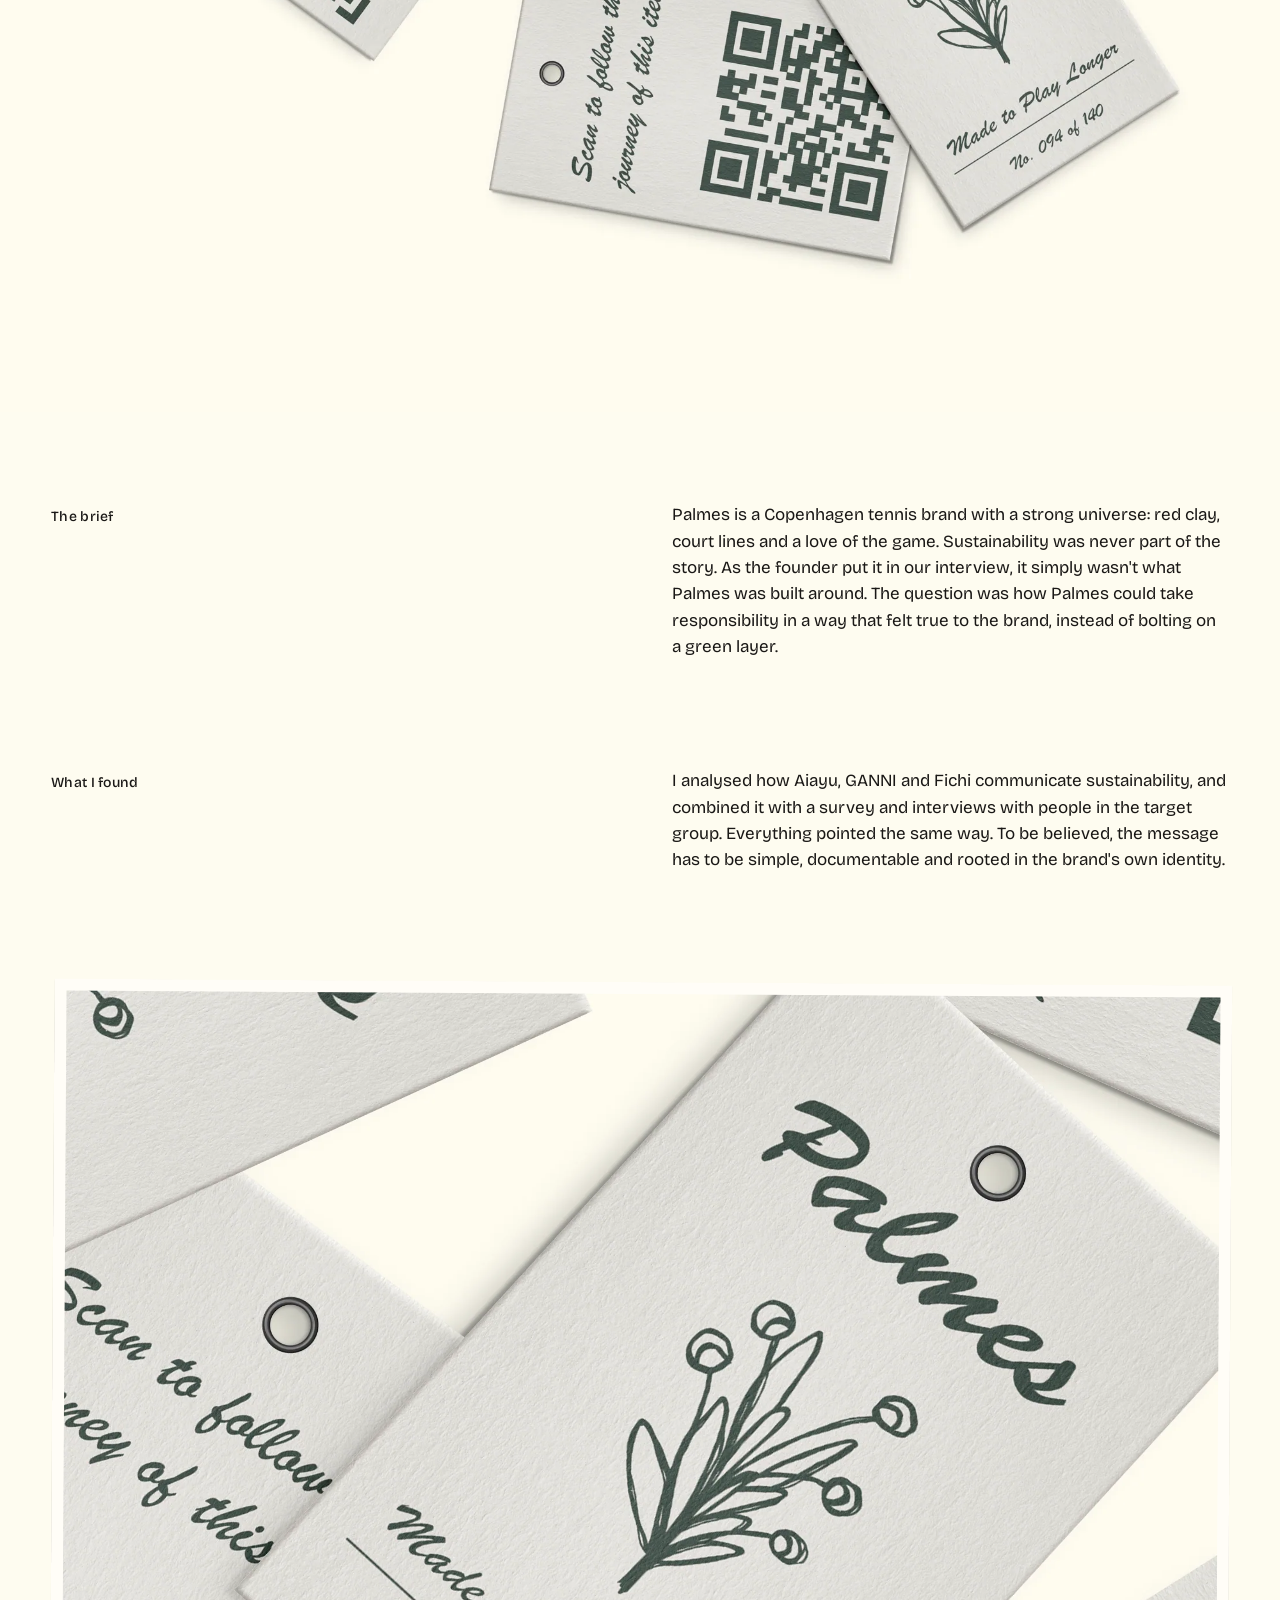
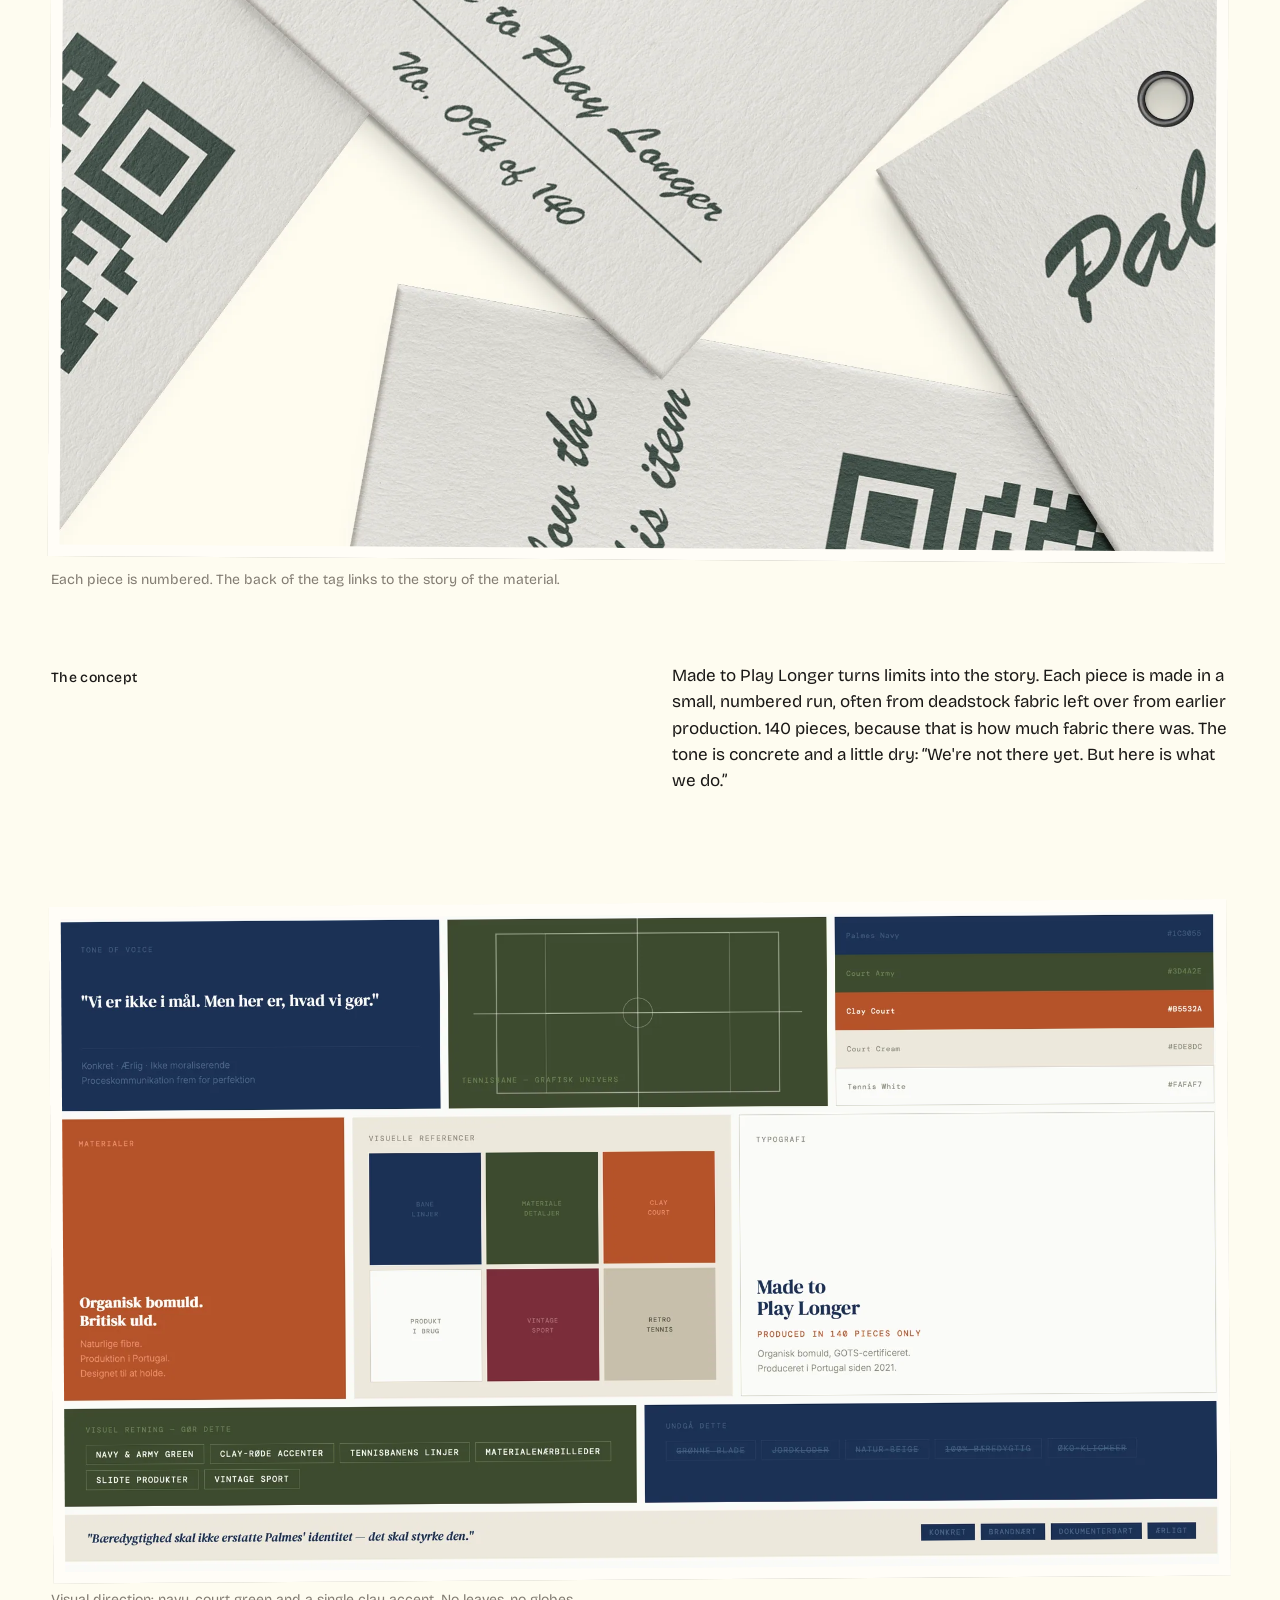
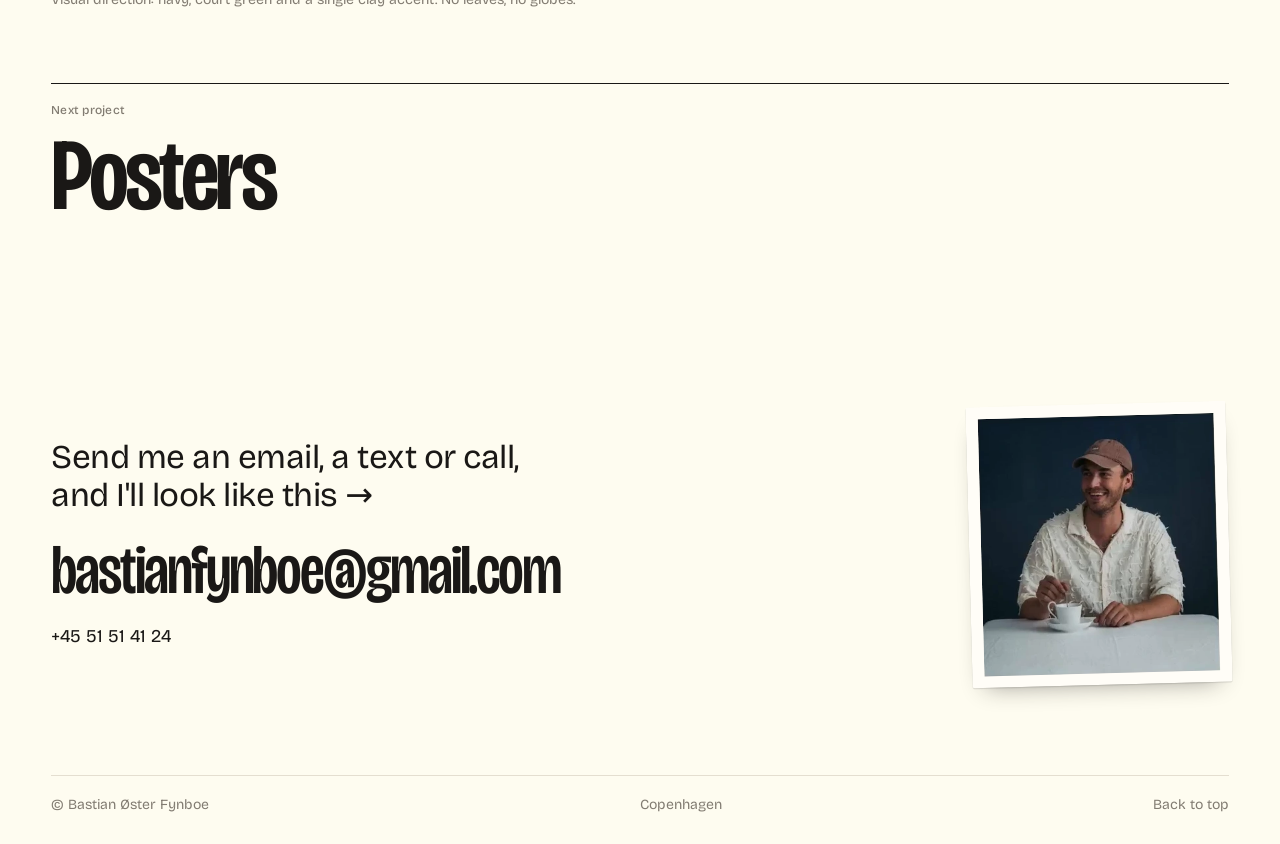
<file: work/made-to-play-longer/index.html>
<!doctype html>
<html lang="en">
<head>
<meta charset="utf-8">
<meta name="viewport" content="width=device-width, initial-scale=1">
<title>Made to Play Longer — Bastian Fynboe</title>
<meta name="description" content="A way for Palmes to talk about sustainability without pretending to be something it is not. Fewer pieces, better materials, and facts instead of green symbols.">
<meta name="theme-color" content="#fefcf0">
<meta property="og:title" content="Made to Play Longer — Bastian Fynboe">
<meta property="og:description" content="A way for Palmes to talk about sustainability without pretending to be something it is not. Fewer pieces, better materials, and facts instead of green symbols.">
<meta property="og:image" content="https://bastianfynboe.xyz/assets/img/mtpl-cover-2000.webp">
<link rel="canonical" href="https://bastianfynboe.xyz/work/made-to-play-longer/">
<link rel="icon" href="/favicon.png" type="image/png">
<link rel="preload" href="/assets/fonts/bricolage-latin.woff2" as="font" type="font/woff2" crossorigin>
<link rel="stylesheet" href="/assets/site.css?v=540df30d">
<script>document.documentElement.classList.add('js')</script>
</head>
<body class="case-page">
<a class="skip" href="#main">Skip to content</a>
<header class="top">
  <a class="brand" href="/" aria-label="Bastian Fynboe, home">
    <img class="brand-mark" src="/assets/deco/logo.webp" alt="" width="28" height="28">
    <span>Bastian Fynboe</span>
  </a>
  <nav>
    <a href="/#work">Work</a>
    <a href="/#about">About</a>
    <a href="/#contact">Contact</a>
  </nav>
</header>
<main id="main">

<article class="case">
  <header class="case-head intro-seq">
    <a class="back" href="/#work">All work</a>
    <h1 class="case-title" style="view-transition-name: t-madetoplaylonger">Made to Play Longer</h1>
    <p class="case-lead">A way for Palmes to talk about sustainability without pretending to be something it is not. Fewer pieces, better materials, and facts instead of green symbols.</p>
    <div class="case-meta"><div><span class="label">Client</span><span>Palmes Tennis Society</span></div><div><span class="label">Context</span><span>Final exam project, KEA 2026</span></div><div><span class="label">Services</span><span>Brand analysis, concept, visual direction</span></div><div><span class="label">Methods</span><span>Design thinking, Aaker, SWOT, interviews, survey</span></div></div>
  </header>
  <figure class="case-cover"><img class="cover-media" src="/assets/img/mtpl-tags-2000.webp" srcset="/assets/img/mtpl-tags-1000.webp 1000w, /assets/img/mtpl-tags-2000.webp 2000w" sizes="100vw" width="2000" height="2000" alt="Made to Play Longer for Palmes Tennis Society" decoding="async" fetchpriority="high"></figure>
  <div class="case-body">
    <section class="text-block"><span class="label">The brief</span><p>Palmes is a Copenhagen tennis brand with a strong universe: red clay, court lines and a love of the game. Sustainability was never part of the story. As the founder put it in our interview, it simply wasn't what Palmes was built around. The question was how Palmes could take responsibility in a way that felt true to the brand, instead of bolting on a green layer.</p></section><section class="text-block"><span class="label">What I found</span><p>I analysed how Aiayu, GANNI and Fichi communicate sustainability, and combined it with a survey and interviews with people in the target group. Everything pointed the same way. To be believed, the message has to be simple, documentable and rooted in the brand's own identity.</p></section><figure class="fig fig--full reveal-img"><img class="" src="/assets/img/mtpl-tag-detail-2000.webp" srcset="/assets/img/mtpl-tag-detail-1000.webp 1000w, /assets/img/mtpl-tag-detail-2000.webp 2000w" sizes="(min-width: 900px) 92vw, 100vw" width="2000" height="2000" alt="" decoding="async" loading="lazy"><figcaption>Each piece is numbered. The back of the tag links to the story of the material.</figcaption></figure><section class="text-block"><span class="label">The concept</span><p>Made to Play Longer turns limits into the story. Each piece is made in a small, numbered run, often from deadstock fabric left over from earlier production. 140 pieces, because that is how much fabric there was. The tone is concrete and a little dry: “We're not there yet. But here is what we do.”</p></section><figure class="fig fig--full reveal-img"><img class="" src="/assets/img/mtpl-moodboard-2000.webp" srcset="/assets/img/mtpl-moodboard-1000.webp 1000w, /assets/img/mtpl-moodboard-2000.webp 2000w" sizes="(min-width: 900px) 92vw, 100vw" width="2000" height="1132" alt="" decoding="async" loading="lazy"><figcaption>Visual direction: navy, court green and a single clay accent. No leaves, no globes.</figcaption></figure>
  </div>
  <a class="next" href="/work/posters/">
    <span class="label">Next project</span>
    <span class="next-title"><span style="view-transition-name: t-posters">Posters</span></span>
  </a>
</article>

<section class="contact" id="contact">
  <div class="contact-text">
    <p class="contact-line">Send me an email, a text or call, and I'll look like this&nbsp;→</p>
    <a class="contact-mail" href="mailto:bastianfynboe@gmail.com">bastianfynboe@gmail.com</a>
    <a class="contact-phone" href="tel:+4551514124">+45 51 51 41 24</a>
  </div>
  <div class="contact-face"><img class="face-photo" src="/assets/img/portrait-photo.webp" width="359" height="391" alt="Bastian Fynboe"></div>
</section>
</main>
<footer class="foot">
  <span>© Bastian Øster Fynboe</span>
  <span>Copenhagen</span>
  <a href="#main">Back to top</a>
</footer>
<div class="preview" aria-hidden="true"></div>
<script src="/assets/site.js?v=221a076b" defer></script>
</body>
</html>
</file>
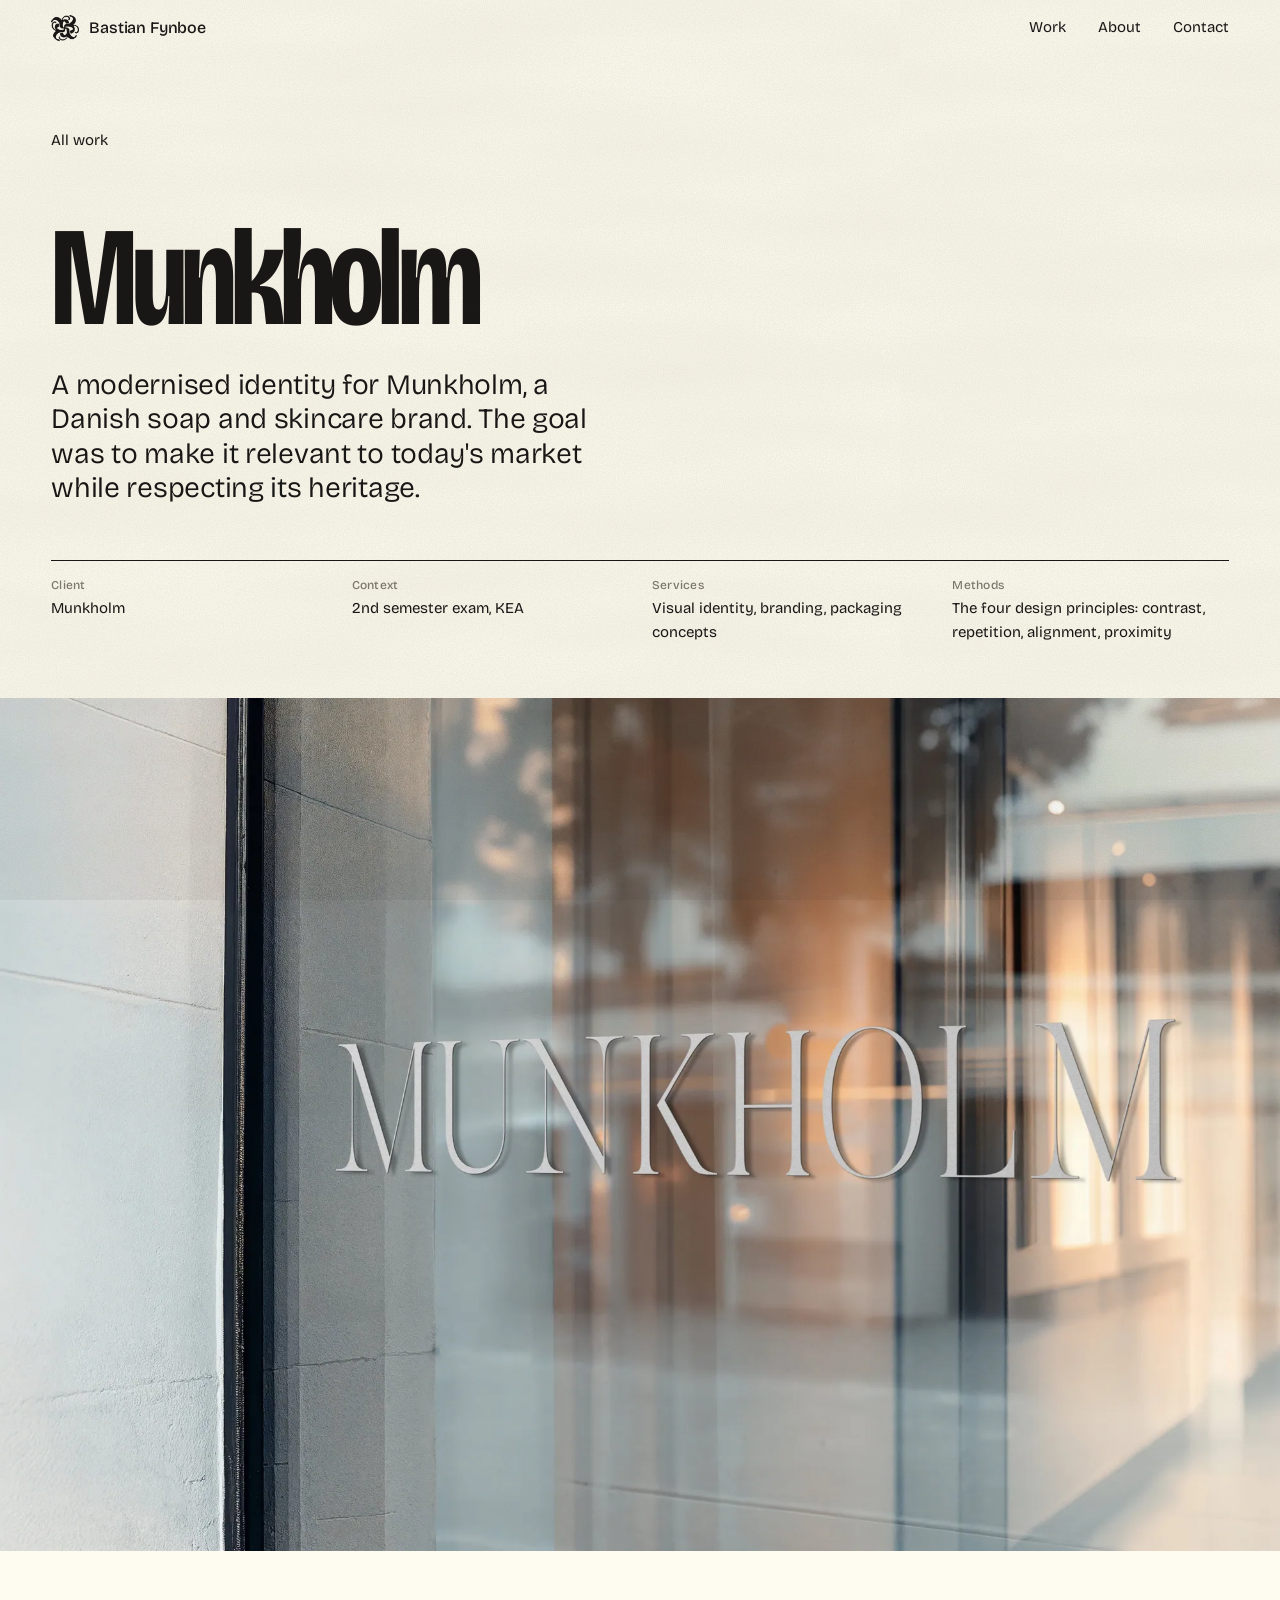
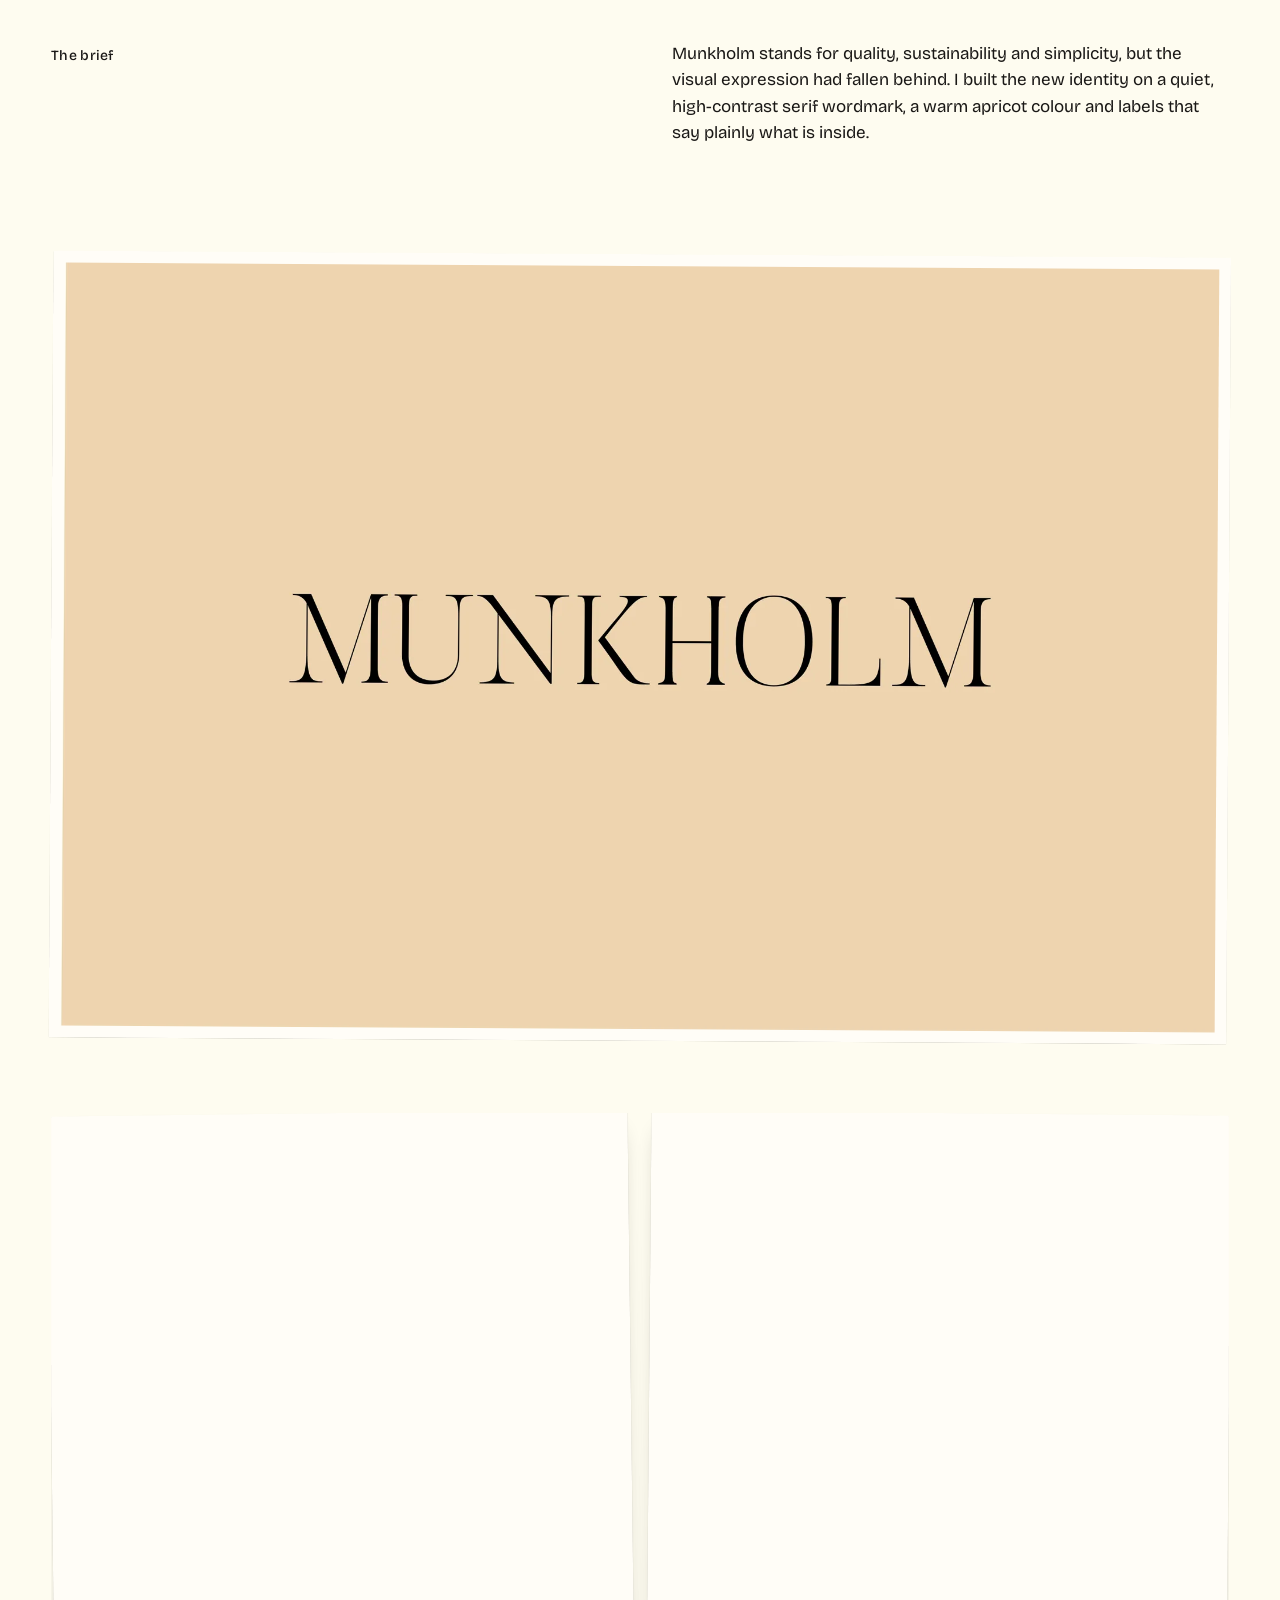
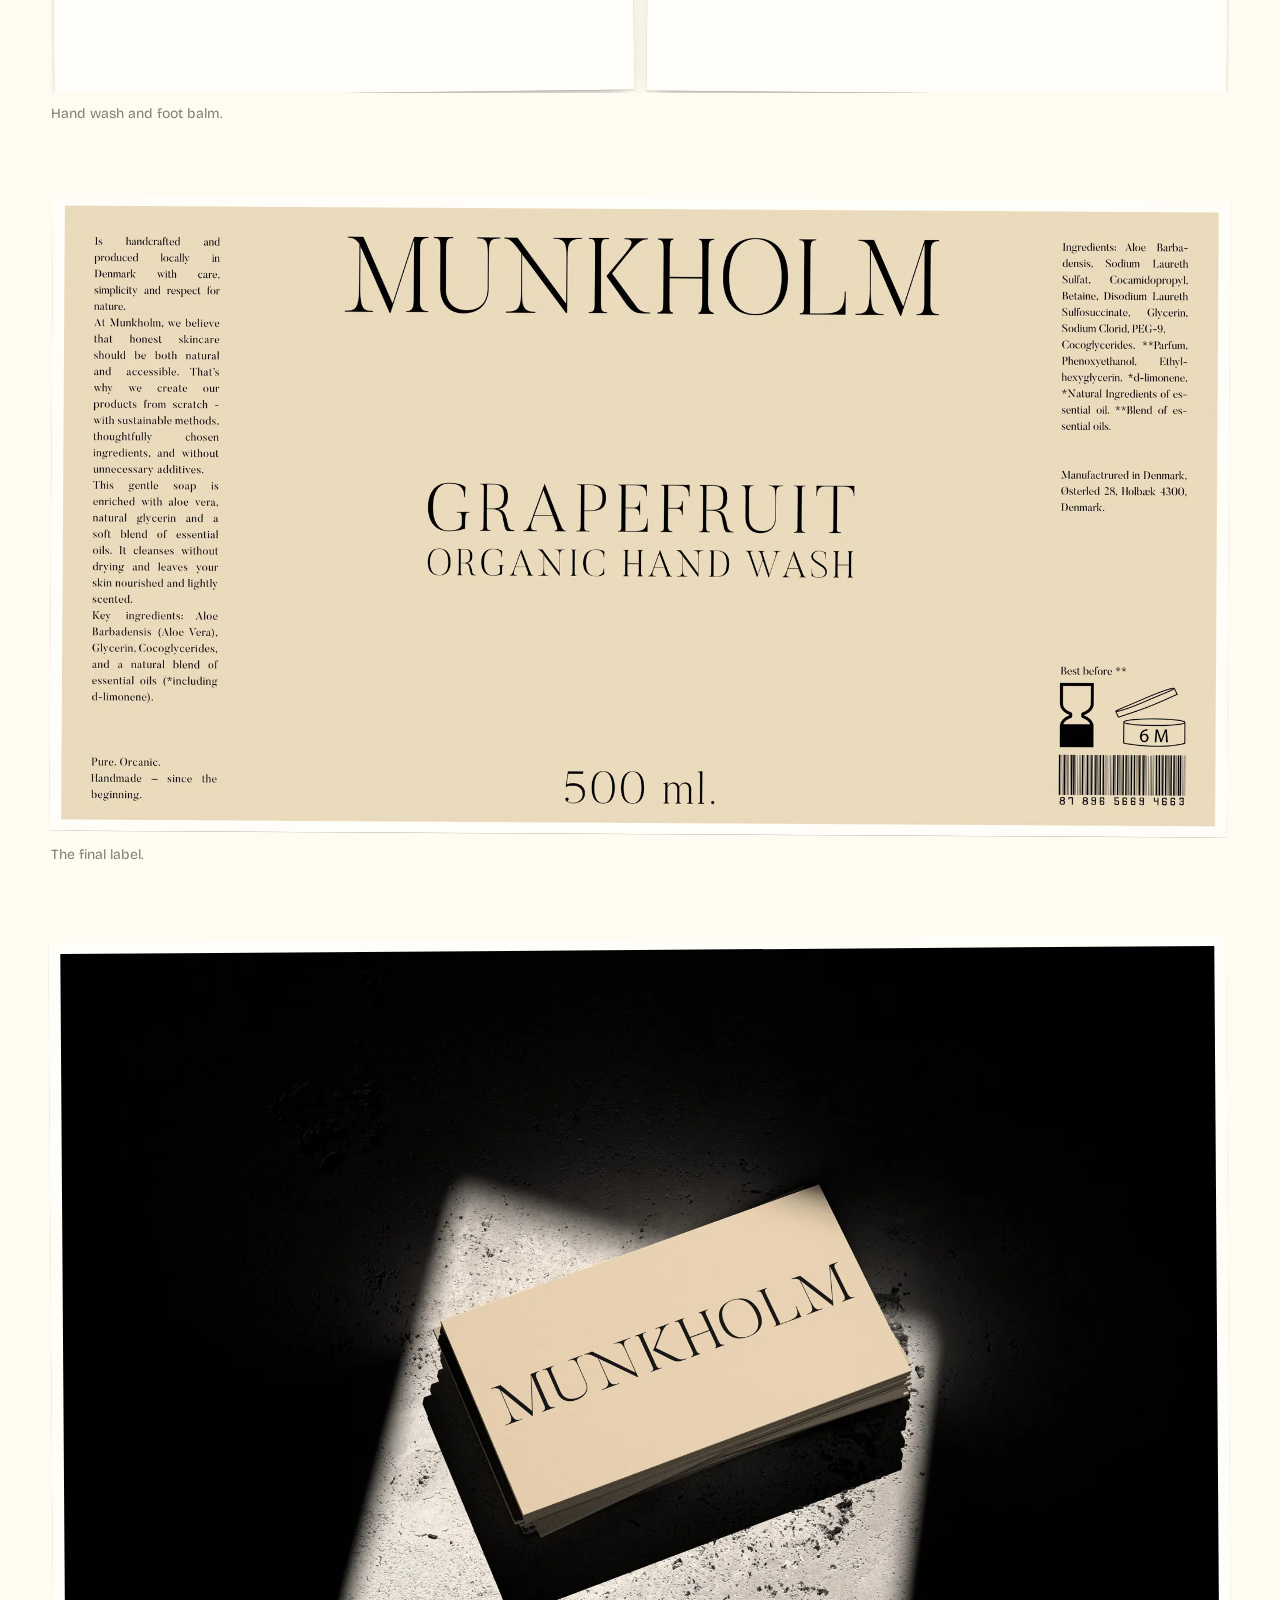
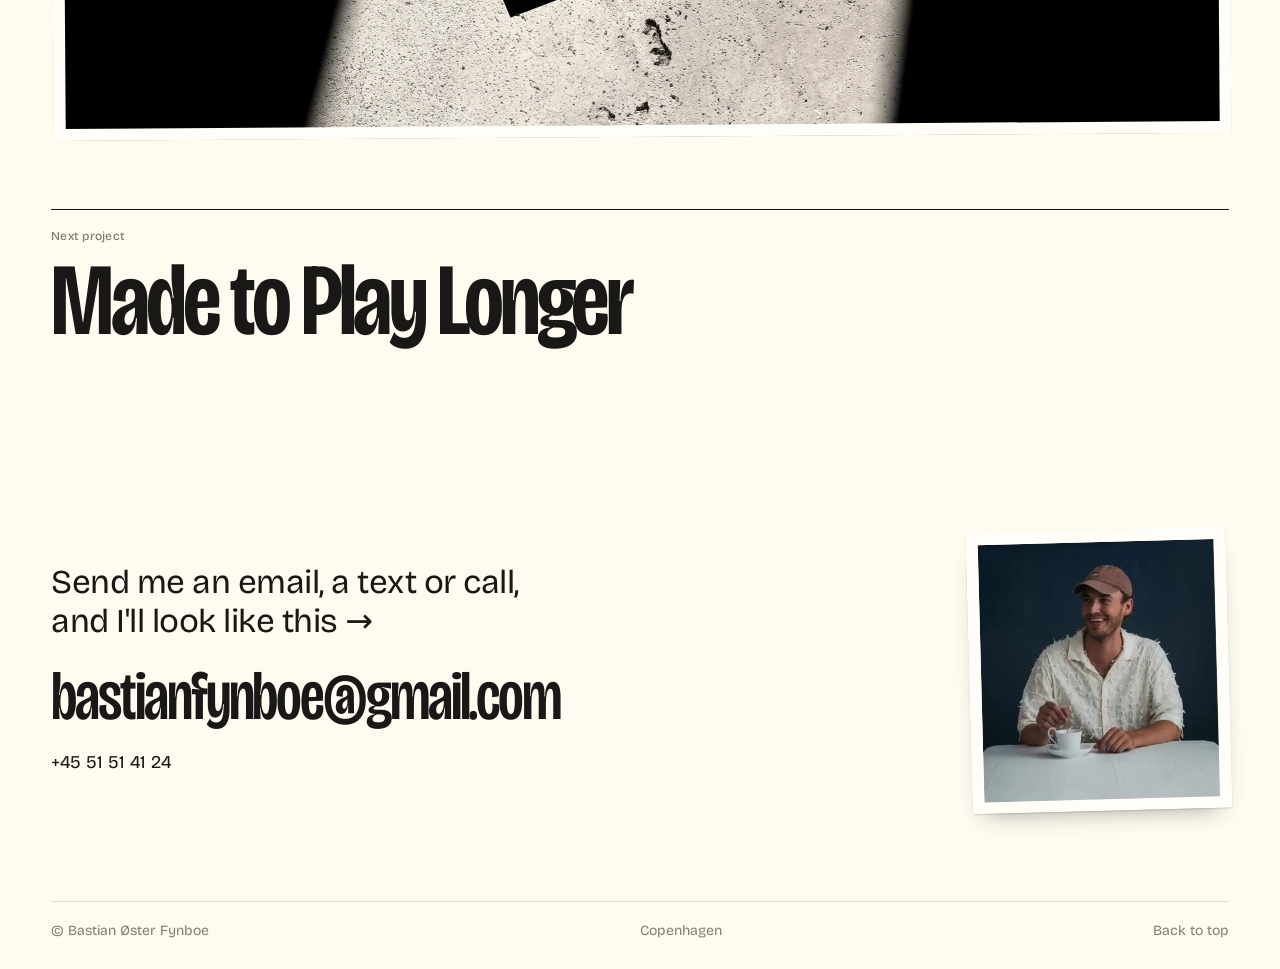
<file: work/munkholm/index.html>
<!doctype html>
<html lang="en">
<head>
<meta charset="utf-8">
<meta name="viewport" content="width=device-width, initial-scale=1">
<title>Munkholm — Bastian Fynboe</title>
<meta name="description" content="A modernised identity for Munkholm, a Danish soap and skincare brand. The goal was to make it relevant to today's market while respecting its heritage.">
<meta name="theme-color" content="#fefcf0">
<meta property="og:title" content="Munkholm — Bastian Fynboe">
<meta property="og:description" content="A modernised identity for Munkholm, a Danish soap and skincare brand. The goal was to make it relevant to today's market while respecting its heritage.">
<meta property="og:image" content="https://bastianfynboe.xyz/assets/img/mtpl-cover-2000.webp">
<link rel="canonical" href="https://bastianfynboe.xyz/work/munkholm/">
<link rel="icon" href="/favicon.png" type="image/png">
<link rel="preload" href="/assets/fonts/bricolage-latin.woff2" as="font" type="font/woff2" crossorigin>
<link rel="stylesheet" href="/assets/site.css?v=540df30d">
<script>document.documentElement.classList.add('js')</script>
</head>
<body class="case-page">
<a class="skip" href="#main">Skip to content</a>
<header class="top">
  <a class="brand" href="/" aria-label="Bastian Fynboe, home">
    <img class="brand-mark" src="/assets/deco/logo.webp" alt="" width="28" height="28">
    <span>Bastian Fynboe</span>
  </a>
  <nav>
    <a href="/#work">Work</a>
    <a href="/#about">About</a>
    <a href="/#contact">Contact</a>
  </nav>
</header>
<main id="main">

<article class="case">
  <header class="case-head intro-seq">
    <a class="back" href="/#work">All work</a>
    <h1 class="case-title" style="view-transition-name: t-munkholm">Munkholm</h1>
    <p class="case-lead">A modernised identity for Munkholm, a Danish soap and skincare brand. The goal was to make it relevant to today's market while respecting its heritage.</p>
    <div class="case-meta"><div><span class="label">Client</span><span>Munkholm</span></div><div><span class="label">Context</span><span>2nd semester exam, KEA</span></div><div><span class="label">Services</span><span>Visual identity, branding, packaging concepts</span></div><div><span class="label">Methods</span><span>The four design principles: contrast, repetition, alignment, proximity</span></div></div>
  </header>
  <figure class="case-cover"><img class="cover-media" src="/assets/img/mh-cover-2000.webp" srcset="/assets/img/mh-cover-1000.webp 1000w, /assets/img/mh-cover-2000.webp 2000w" sizes="100vw" width="2000" height="1333" alt="Munkholm for Munkholm" decoding="async" fetchpriority="high"></figure>
  <div class="case-body">
    <section class="text-block"><span class="label">The brief</span><p>Munkholm stands for quality, sustainability and simplicity, but the visual expression had fallen behind. I built the new identity on a quiet, high-contrast serif wordmark, a warm apricot colour and labels that say plainly what is inside.</p></section><figure class="fig fig--full reveal-img"><img class="" src="/assets/img/mh-logo-2000.webp" srcset="/assets/img/mh-logo-1000.webp 1000w, /assets/img/mh-logo-2000.webp 2000w" sizes="(min-width: 900px) 92vw, 100vw" width="2000" height="1323" alt="" decoding="async" loading="lazy"></figure><figure class="fig fig--row reveal-img"><div class="row-fig"><div class="cell" style="flex: 1.0000 1 0"><img class="" src="/assets/img/mh-bottle-2000.webp" srcset="/assets/img/mh-bottle-1000.webp 1000w, /assets/img/mh-bottle-2000.webp 2000w" sizes="(min-width: 900px) 46vw, 50vw" width="1024" height="1024" alt="" decoding="async" loading="lazy"></div><div class="cell" style="flex: 1.0000 1 0"><img class="" src="/assets/img/mh-jar-2000.webp" srcset="/assets/img/mh-jar-1000.webp 1000w, /assets/img/mh-jar-2000.webp 2000w" sizes="(min-width: 900px) 46vw, 50vw" width="1024" height="1024" alt="" decoding="async" loading="lazy"></div></div><figcaption>Hand wash and foot balm.</figcaption></figure><figure class="fig fig--full reveal-img"><img class="" src="/assets/img/mh-label-2000.webp" srcset="/assets/img/mh-label-1000.webp 1000w, /assets/img/mh-label-2000.webp 2000w" sizes="(min-width: 900px) 92vw, 100vw" width="2000" height="1064" alt="" decoding="async" loading="lazy"><figcaption>The final label.</figcaption></figure><figure class="fig fig--full reveal-img"><img class="" src="/assets/img/mh-card-2000.webp" srcset="/assets/img/mh-card-1000.webp 1000w, /assets/img/mh-card-2000.webp 2000w" sizes="(min-width: 900px) 92vw, 100vw" width="2000" height="1344" alt="" decoding="async" loading="lazy"></figure>
  </div>
  <a class="next" href="/work/made-to-play-longer/">
    <span class="label">Next project</span>
    <span class="next-title"><span style="view-transition-name: t-madetoplaylonger">Made to Play Longer</span></span>
  </a>
</article>

<section class="contact" id="contact">
  <div class="contact-text">
    <p class="contact-line">Send me an email, a text or call, and I'll look like this&nbsp;→</p>
    <a class="contact-mail" href="mailto:bastianfynboe@gmail.com">bastianfynboe@gmail.com</a>
    <a class="contact-phone" href="tel:+4551514124">+45 51 51 41 24</a>
  </div>
  <div class="contact-face"><img class="face-photo" src="/assets/img/portrait-photo.webp" width="359" height="391" alt="Bastian Fynboe"></div>
</section>
</main>
<footer class="foot">
  <span>© Bastian Øster Fynboe</span>
  <span>Copenhagen</span>
  <a href="#main">Back to top</a>
</footer>
<div class="preview" aria-hidden="true"></div>
<script src="/assets/site.js?v=221a076b" defer></script>
</body>
</html>
</file>
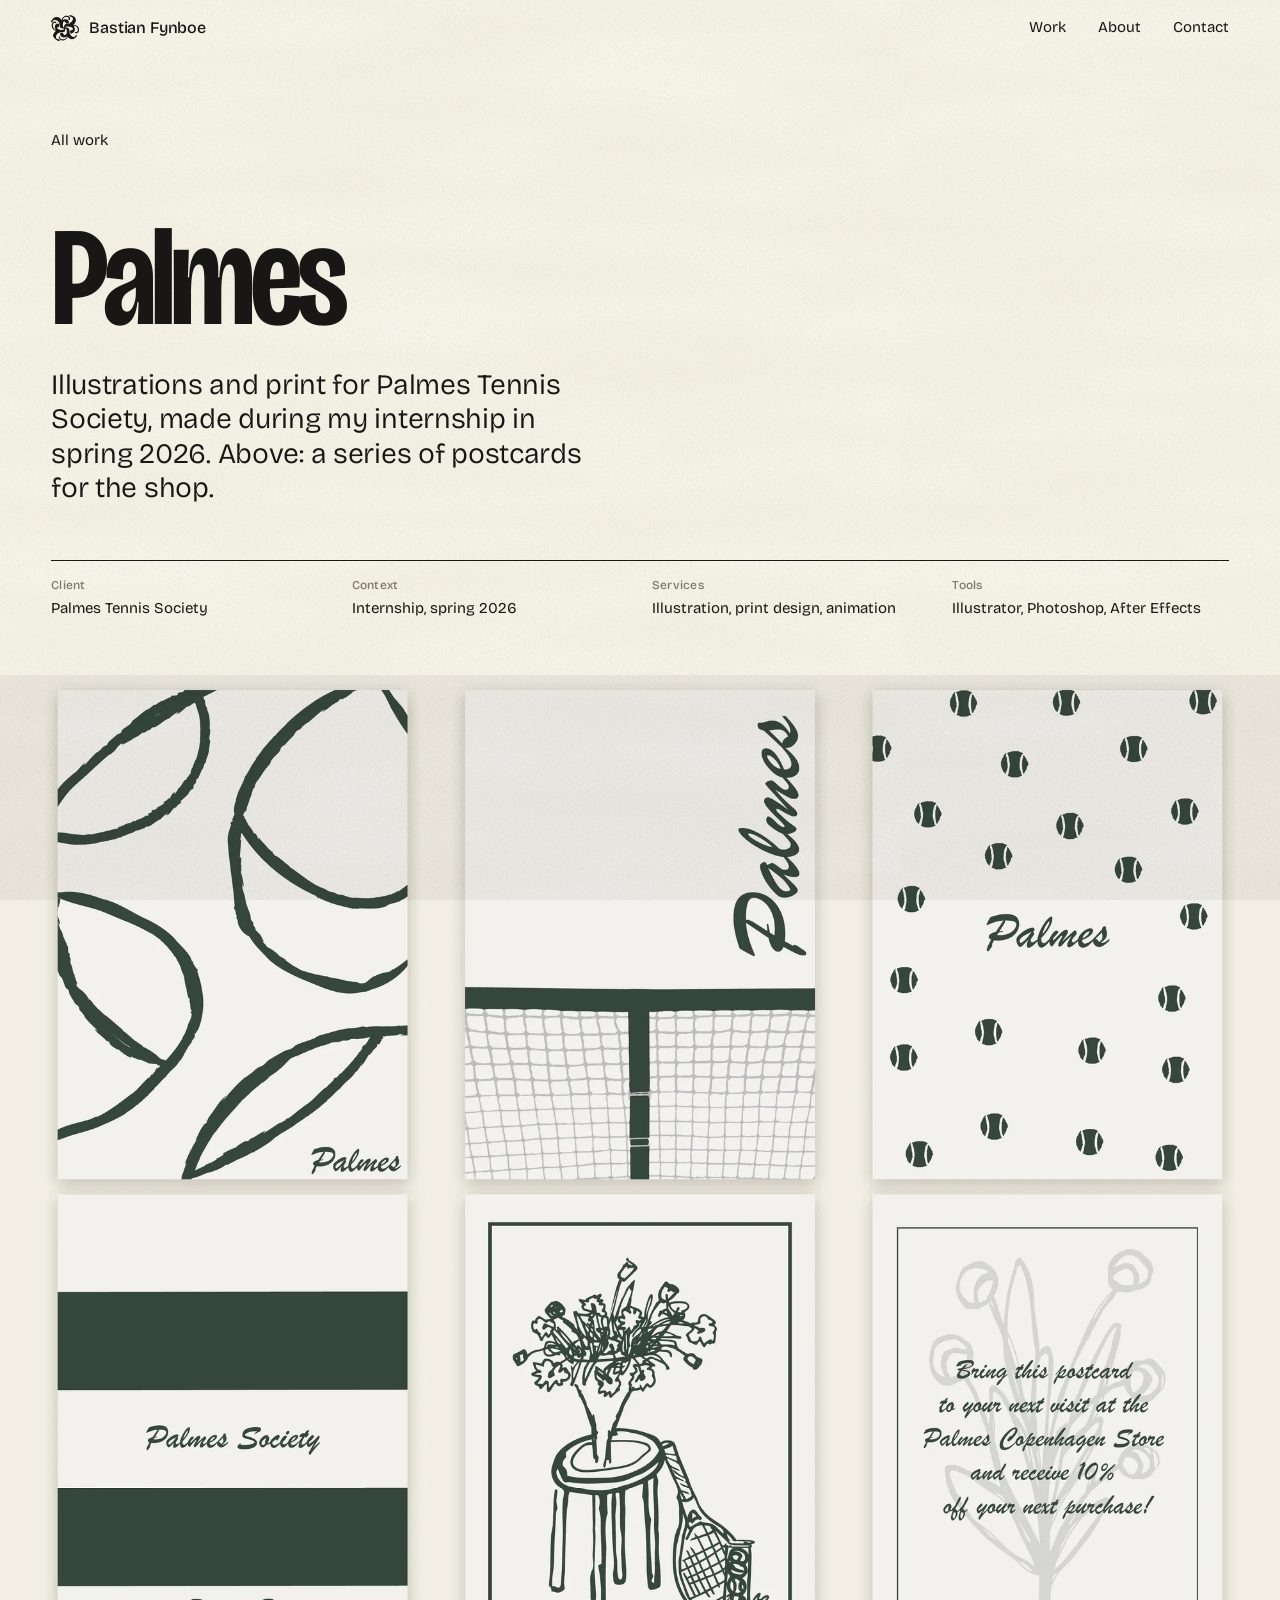
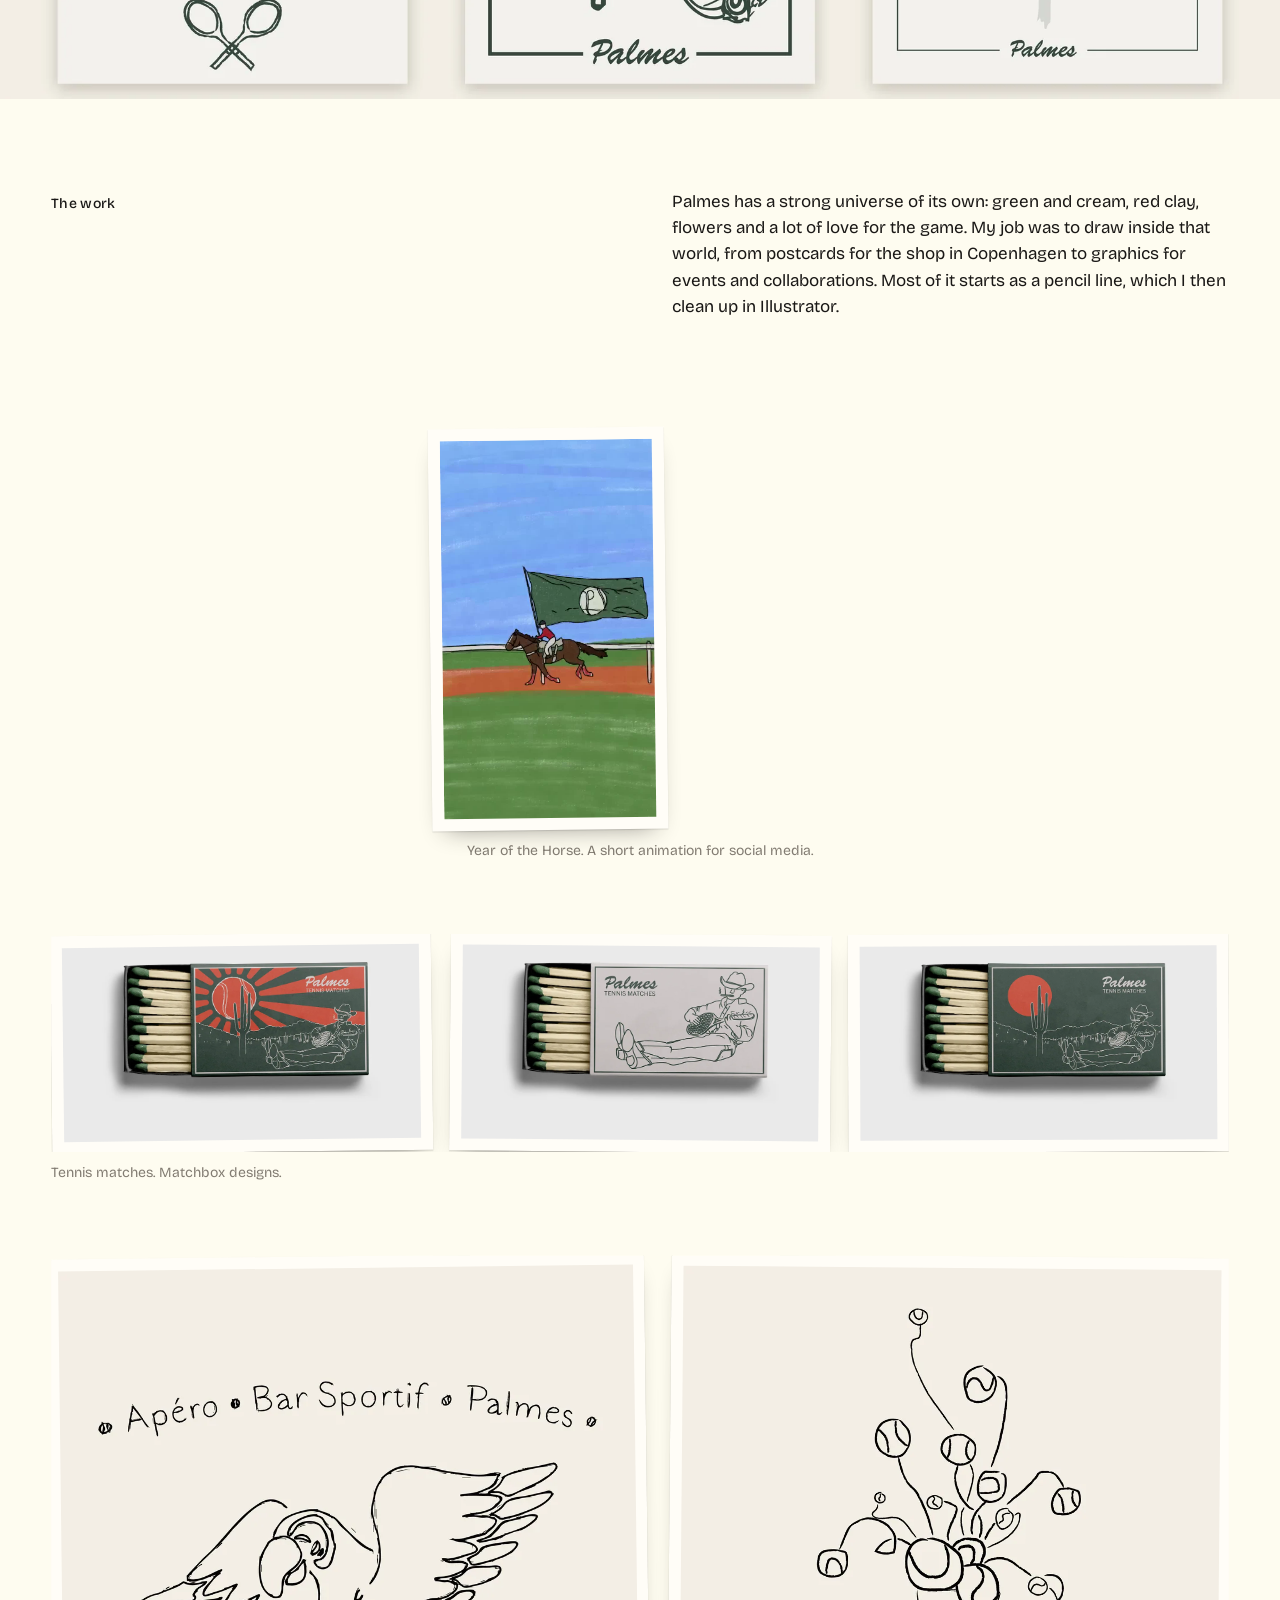
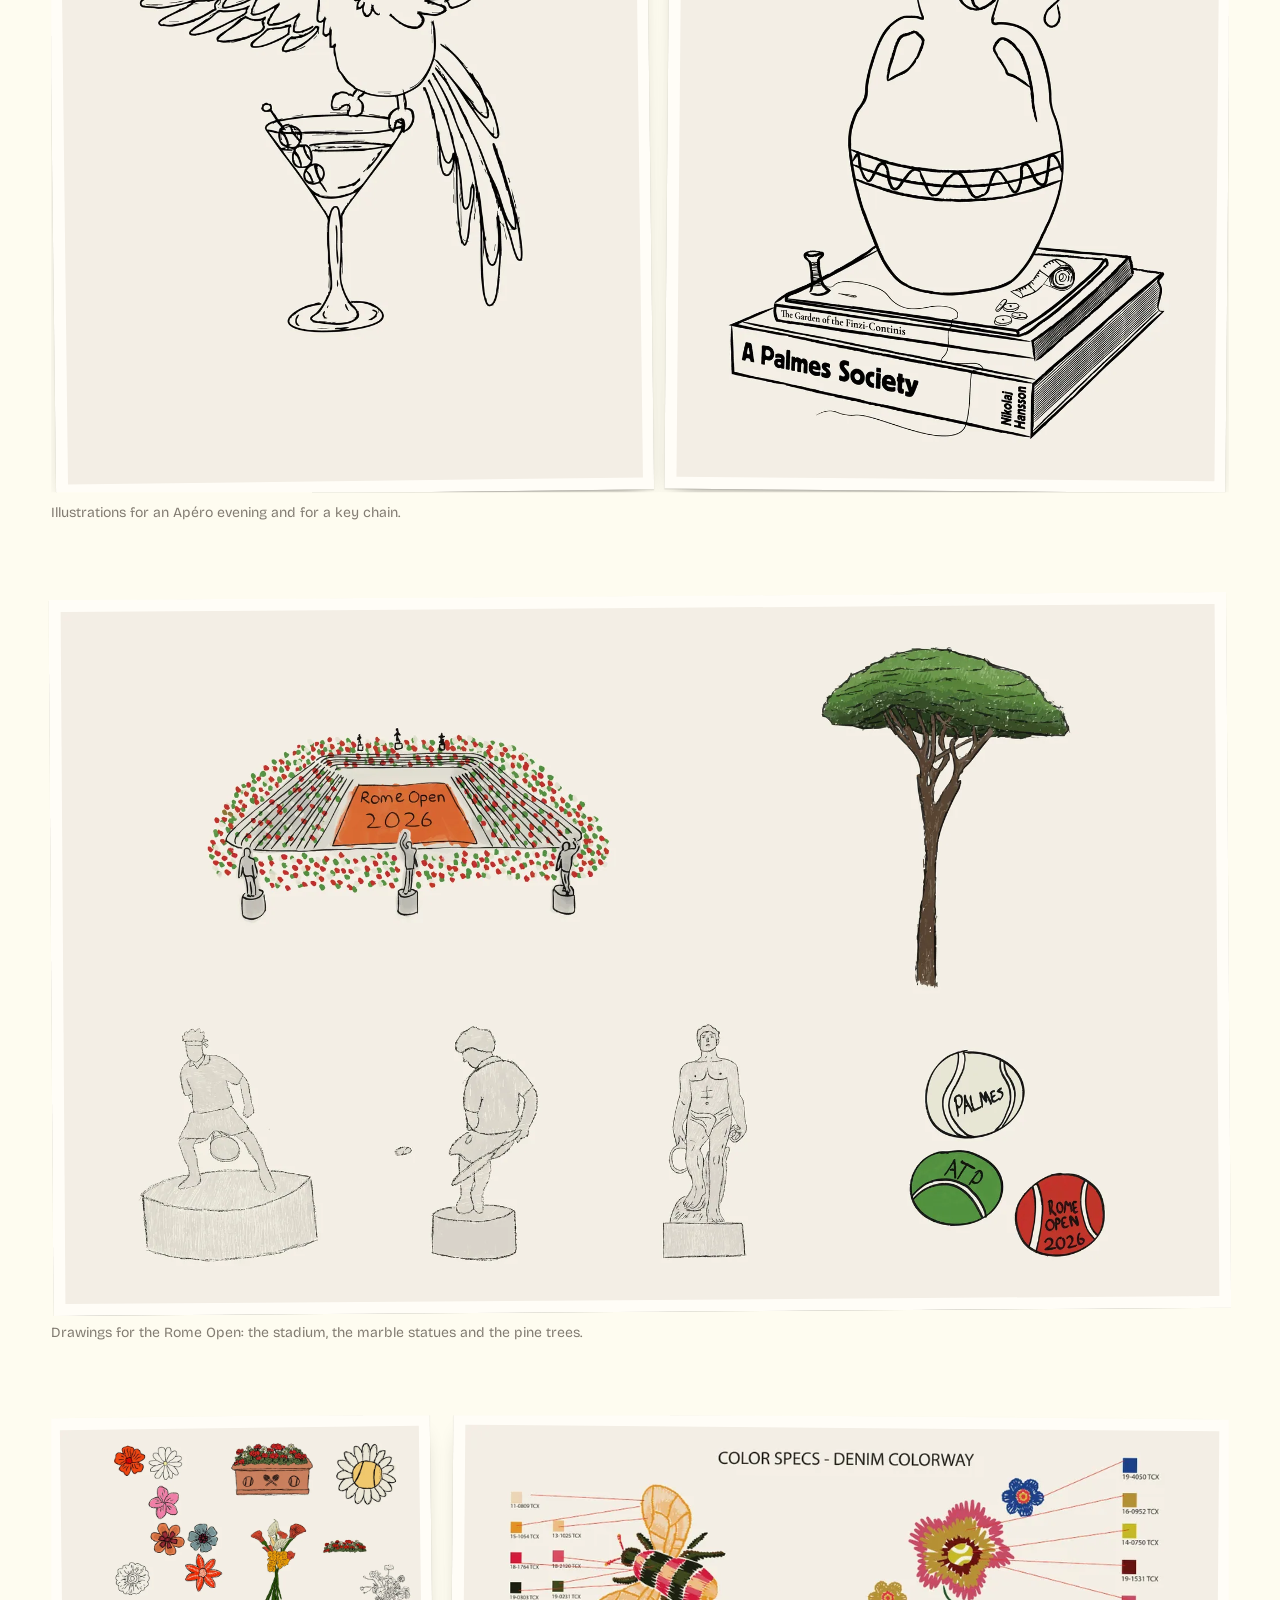
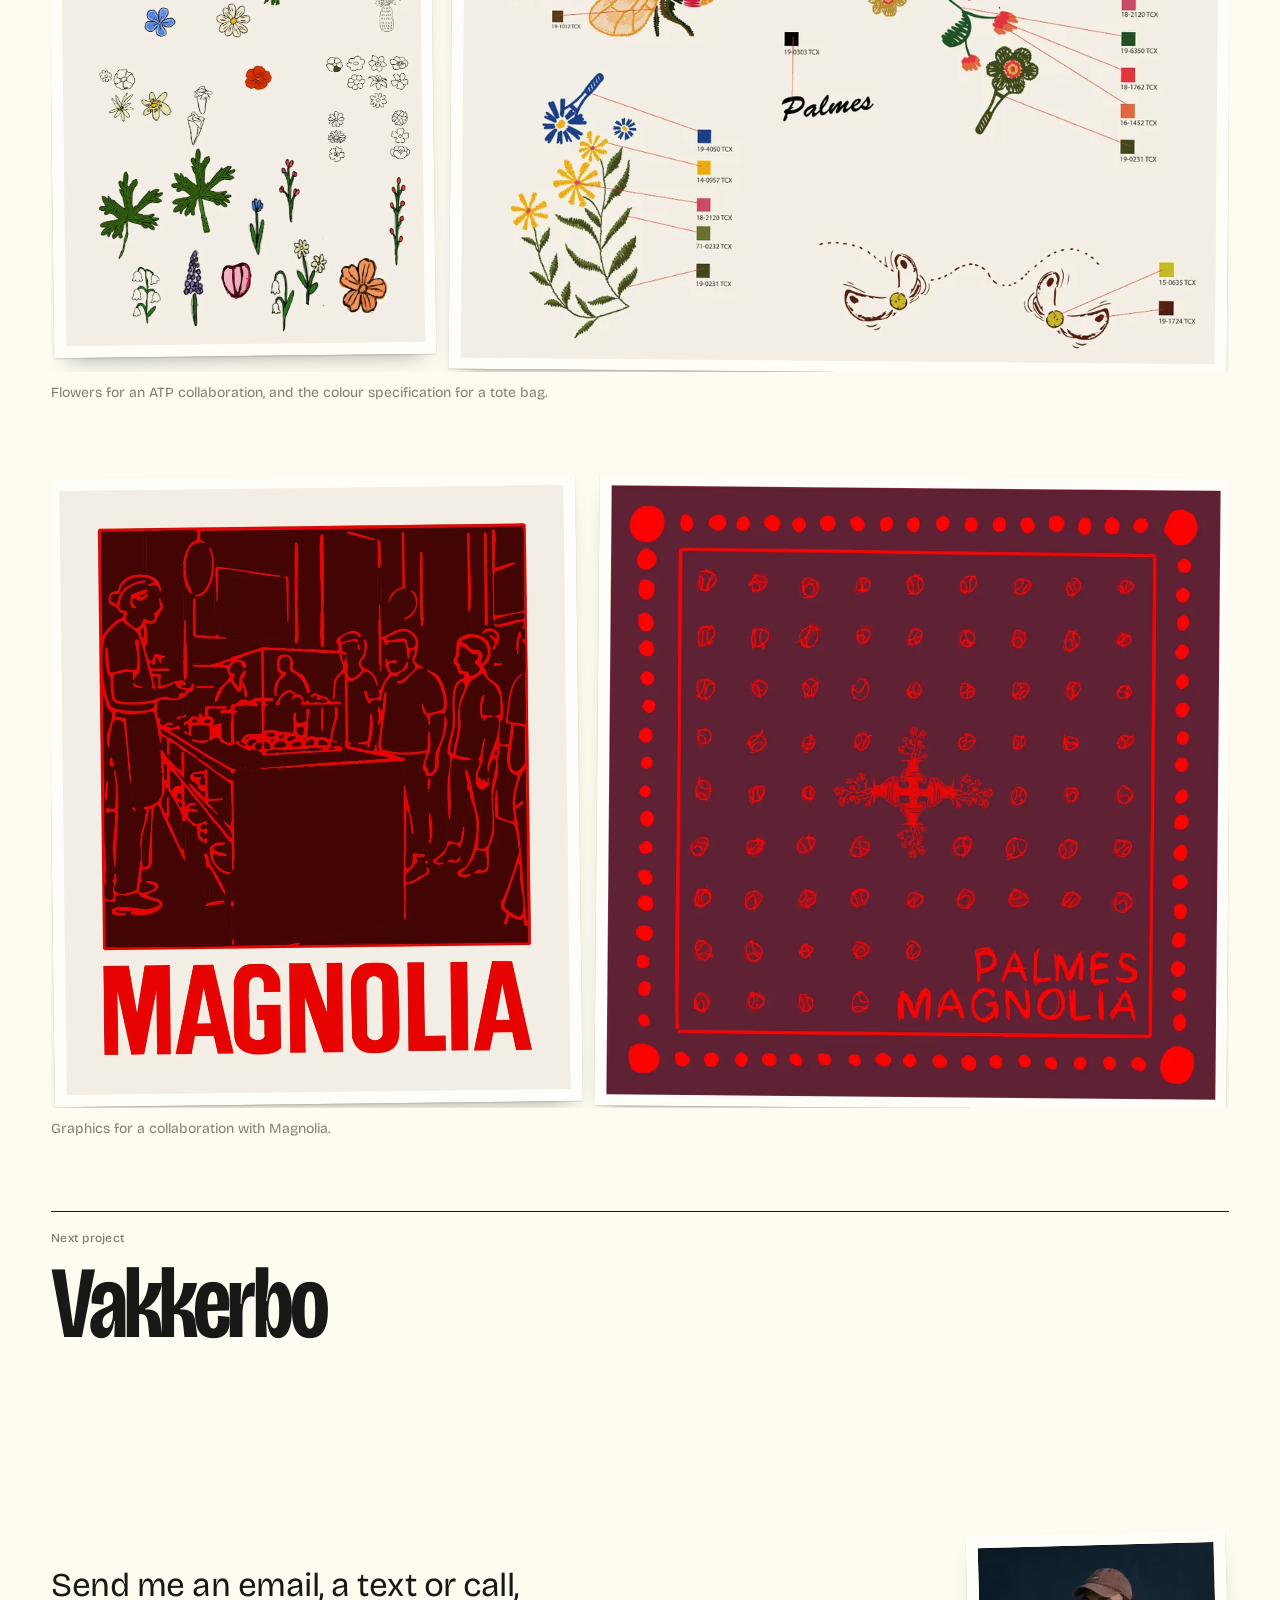
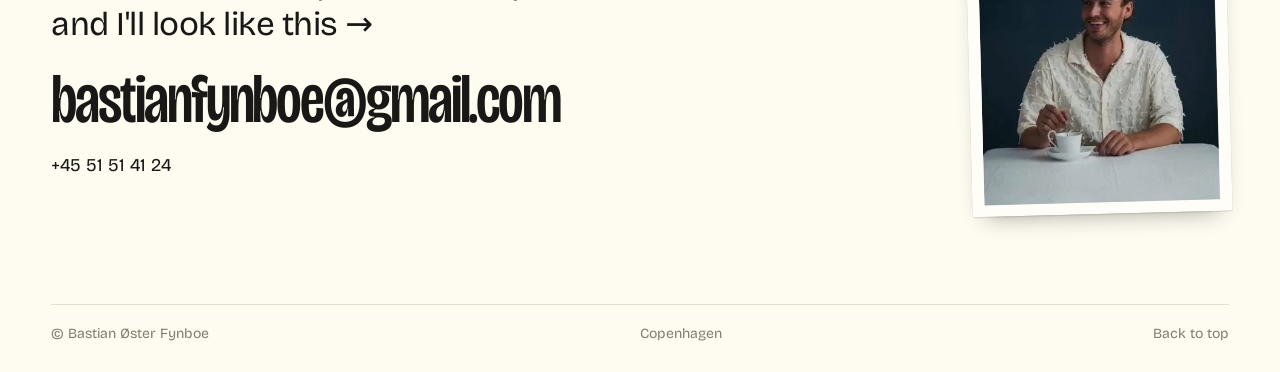
<file: work/palmes/index.html>
<!doctype html>
<html lang="en">
<head>
<meta charset="utf-8">
<meta name="viewport" content="width=device-width, initial-scale=1">
<title>Palmes — Bastian Fynboe</title>
<meta name="description" content="Illustrations and print for Palmes Tennis Society, made during my internship in spring 2026. Above: a series of postcards for the shop.">
<meta name="theme-color" content="#fefcf0">
<meta property="og:title" content="Palmes — Bastian Fynboe">
<meta property="og:description" content="Illustrations and print for Palmes Tennis Society, made during my internship in spring 2026. Above: a series of postcards for the shop.">
<meta property="og:image" content="https://bastianfynboe.xyz/assets/img/mtpl-cover-2000.webp">
<link rel="canonical" href="https://bastianfynboe.xyz/work/palmes/">
<link rel="icon" href="/favicon.png" type="image/png">
<link rel="preload" href="/assets/fonts/bricolage-latin.woff2" as="font" type="font/woff2" crossorigin>
<link rel="stylesheet" href="/assets/site.css?v=540df30d">
<script>document.documentElement.classList.add('js')</script>
</head>
<body class="case-page">
<a class="skip" href="#main">Skip to content</a>
<header class="top">
  <a class="brand" href="/" aria-label="Bastian Fynboe, home">
    <img class="brand-mark" src="/assets/deco/logo.webp" alt="" width="28" height="28">
    <span>Bastian Fynboe</span>
  </a>
  <nav>
    <a href="/#work">Work</a>
    <a href="/#about">About</a>
    <a href="/#contact">Contact</a>
  </nav>
</header>
<main id="main">

<article class="case">
  <header class="case-head intro-seq">
    <a class="back" href="/#work">All work</a>
    <h1 class="case-title" style="view-transition-name: t-palmes">Palmes</h1>
    <p class="case-lead">Illustrations and print for Palmes Tennis Society, made during my internship in spring 2026. Above: a series of postcards for the shop.</p>
    <div class="case-meta"><div><span class="label">Client</span><span>Palmes Tennis Society</span></div><div><span class="label">Context</span><span>Internship, spring 2026</span></div><div><span class="label">Services</span><span>Illustration, print design, animation</span></div><div><span class="label">Tools</span><span>Illustrator, Photoshop, After Effects</span></div></div>
  </header>
  <figure class="case-cover"><img class="cover-media" src="/assets/img/pa-postcards-2000.webp" srcset="/assets/img/pa-postcards-1000.webp 1000w, /assets/img/pa-postcards-2000.webp 2000w" sizes="100vw" width="2000" height="1600" alt="Palmes for Palmes Tennis Society" decoding="async" fetchpriority="high"></figure>
  <div class="case-body">
    <section class="text-block"><span class="label">The work</span><p>Palmes has a strong universe of its own: green and cream, red clay, flowers and a lot of love for the game. My job was to draw inside that world, from postcards for the shop in Copenhagen to graphics for events and collaborations. Most of it starts as a pencil line, which I then clean up in Illustrator.</p></section><figure class="fig fig--solo tall"><div class="row-fig"><div class="cell" style="flex: 0.5625 1 0"><video class="" src="/assets/video/palmes-horse.mp4" poster="/assets/video/palmes-horse.jpg" muted loop playsinline autoplay preload="metadata"></video></div></div><figcaption>Year of the Horse. A short animation for social media.</figcaption></figure><figure class="fig fig--row reveal-img"><div class="row-fig"><div class="cell" style="flex: 1.8333 1 0"><img class="" src="/assets/img/pa-match-1-2000.webp" srcset="/assets/img/pa-match-1-1000.webp 1000w, /assets/img/pa-match-1-2000.webp 2000w" sizes="(min-width: 900px) 30vw, 33vw" width="1100" height="600" alt="" decoding="async" loading="lazy"></div><div class="cell" style="flex: 1.8333 1 0"><img class="" src="/assets/img/pa-match-2-2000.webp" srcset="/assets/img/pa-match-2-1000.webp 1000w, /assets/img/pa-match-2-2000.webp 2000w" sizes="(min-width: 900px) 30vw, 33vw" width="1100" height="600" alt="" decoding="async" loading="lazy"></div><div class="cell" style="flex: 1.8333 1 0"><img class="" src="/assets/img/pa-match-3-2000.webp" srcset="/assets/img/pa-match-3-1000.webp 1000w, /assets/img/pa-match-3-2000.webp 2000w" sizes="(min-width: 900px) 30vw, 33vw" width="1100" height="600" alt="" decoding="async" loading="lazy"></div></div><figcaption>Tennis matches. Matchbox designs.</figcaption></figure><figure class="fig fig--row reveal-img"><div class="row-fig"><div class="cell" style="flex: 0.7072 1 0"><img class="" src="/assets/img/pa-apero-2000.webp" srcset="/assets/img/pa-apero-1000.webp 1000w, /assets/img/pa-apero-2000.webp 2000w" sizes="(min-width: 900px) 46vw, 50vw" width="2000" height="2828" alt="" decoding="async" loading="lazy"></div><div class="cell" style="flex: 0.6632 1 0"><img class="" src="/assets/img/pa-vase-2000.webp" srcset="/assets/img/pa-vase-1000.webp 1000w, /assets/img/pa-vase-2000.webp 2000w" sizes="(min-width: 900px) 46vw, 50vw" width="1548" height="2334" alt="" decoding="async" loading="lazy"></div></div><figcaption>Illustrations for an Apéro evening and for a key chain.</figcaption></figure><figure class="fig fig--full reveal-img"><img class="" src="/assets/img/pa-rome-2000.webp" srcset="/assets/img/pa-rome-1000.webp 1000w, /assets/img/pa-rome-2000.webp 2000w" sizes="(min-width: 900px) 92vw, 100vw" width="2000" height="1200" alt="" decoding="async" loading="lazy"><figcaption>Drawings for the Rome Open: the stadium, the marble statues and the pine trees.</figcaption></figure><figure class="fig fig--row reveal-img"><div class="row-fig"><div class="cell" style="flex: 0.6951 1 0"><img class="" src="/assets/img/pa-flowers-2000.webp" srcset="/assets/img/pa-flowers-1000.webp 1000w, /assets/img/pa-flowers-2000.webp 2000w" sizes="(min-width: 900px) 46vw, 50vw" width="1532" height="2204" alt="" decoding="async" loading="lazy"></div><div class="cell" style="flex: 1.4143 1 0"><img class="" src="/assets/img/pa-tote-2000.webp" srcset="/assets/img/pa-tote-1000.webp 1000w, /assets/img/pa-tote-2000.webp 2000w" sizes="(min-width: 900px) 46vw, 50vw" width="1287" height="910" alt="" decoding="async" loading="lazy"></div></div><figcaption>Flowers for an ATP collaboration, and the colour specification for a tote bag.</figcaption></figure><figure class="fig fig--row reveal-img"><div class="row-fig"><div class="cell" style="flex: 0.8347 1 0"><img class="" src="/assets/img/pa-magnolia-2000.webp" srcset="/assets/img/pa-magnolia-1000.webp 1000w, /assets/img/pa-magnolia-2000.webp 2000w" sizes="(min-width: 900px) 46vw, 50vw" width="2000" height="2396" alt="" decoding="async" loading="lazy"></div><div class="cell" style="flex: 1.0000 1 0"><img class="" src="/assets/img/pa-scarf-2000.webp" srcset="/assets/img/pa-scarf-1000.webp 1000w, /assets/img/pa-scarf-2000.webp 2000w" sizes="(min-width: 900px) 46vw, 50vw" width="2000" height="2000" alt="" decoding="async" loading="lazy"></div></div><figcaption>Graphics for a collaboration with Magnolia.</figcaption></figure>
  </div>
  <a class="next" href="/work/vakkerbo/">
    <span class="label">Next project</span>
    <span class="next-title"><span style="view-transition-name: t-vakkerbo">Vakkerbo</span></span>
  </a>
</article>

<section class="contact" id="contact">
  <div class="contact-text">
    <p class="contact-line">Send me an email, a text or call, and I'll look like this&nbsp;→</p>
    <a class="contact-mail" href="mailto:bastianfynboe@gmail.com">bastianfynboe@gmail.com</a>
    <a class="contact-phone" href="tel:+4551514124">+45 51 51 41 24</a>
  </div>
  <div class="contact-face"><img class="face-photo" src="/assets/img/portrait-photo.webp" width="359" height="391" alt="Bastian Fynboe"></div>
</section>
</main>
<footer class="foot">
  <span>© Bastian Øster Fynboe</span>
  <span>Copenhagen</span>
  <a href="#main">Back to top</a>
</footer>
<div class="preview" aria-hidden="true"></div>
<script src="/assets/site.js?v=221a076b" defer></script>
</body>
</html>
</file>
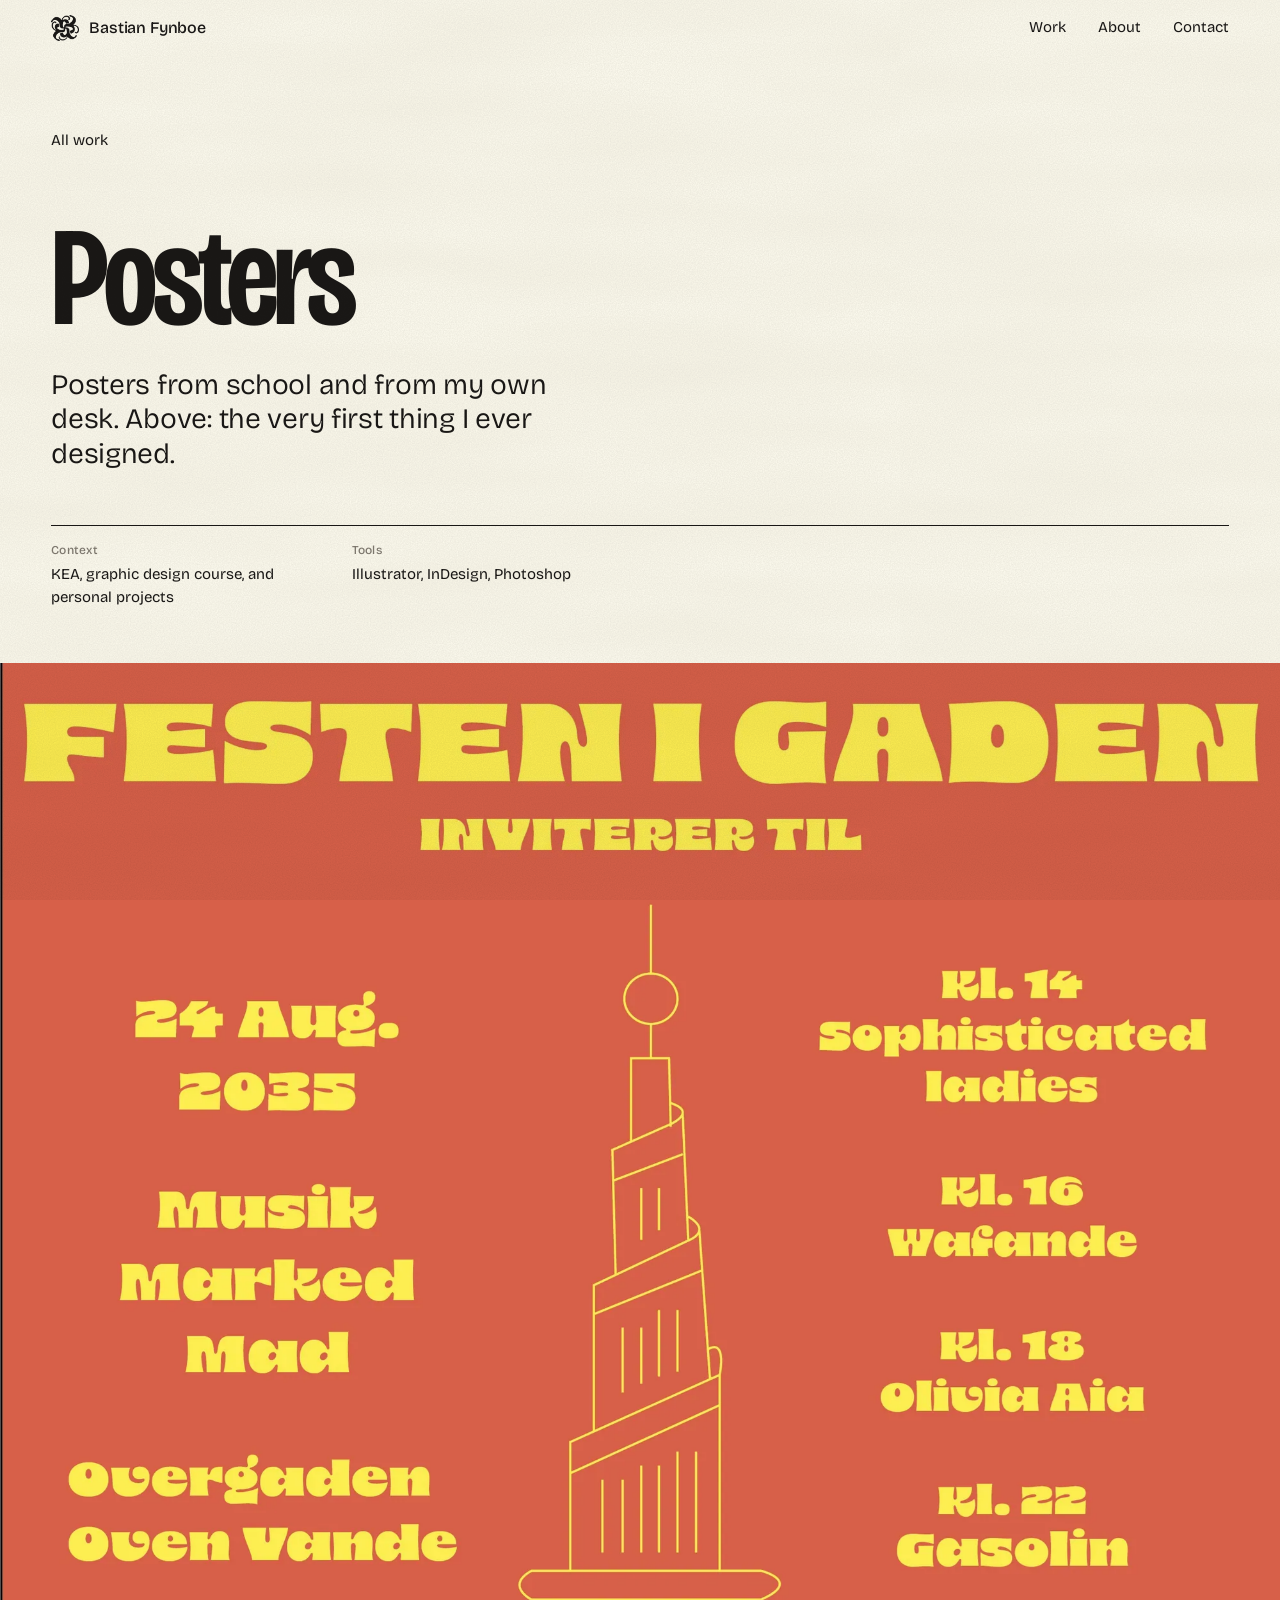
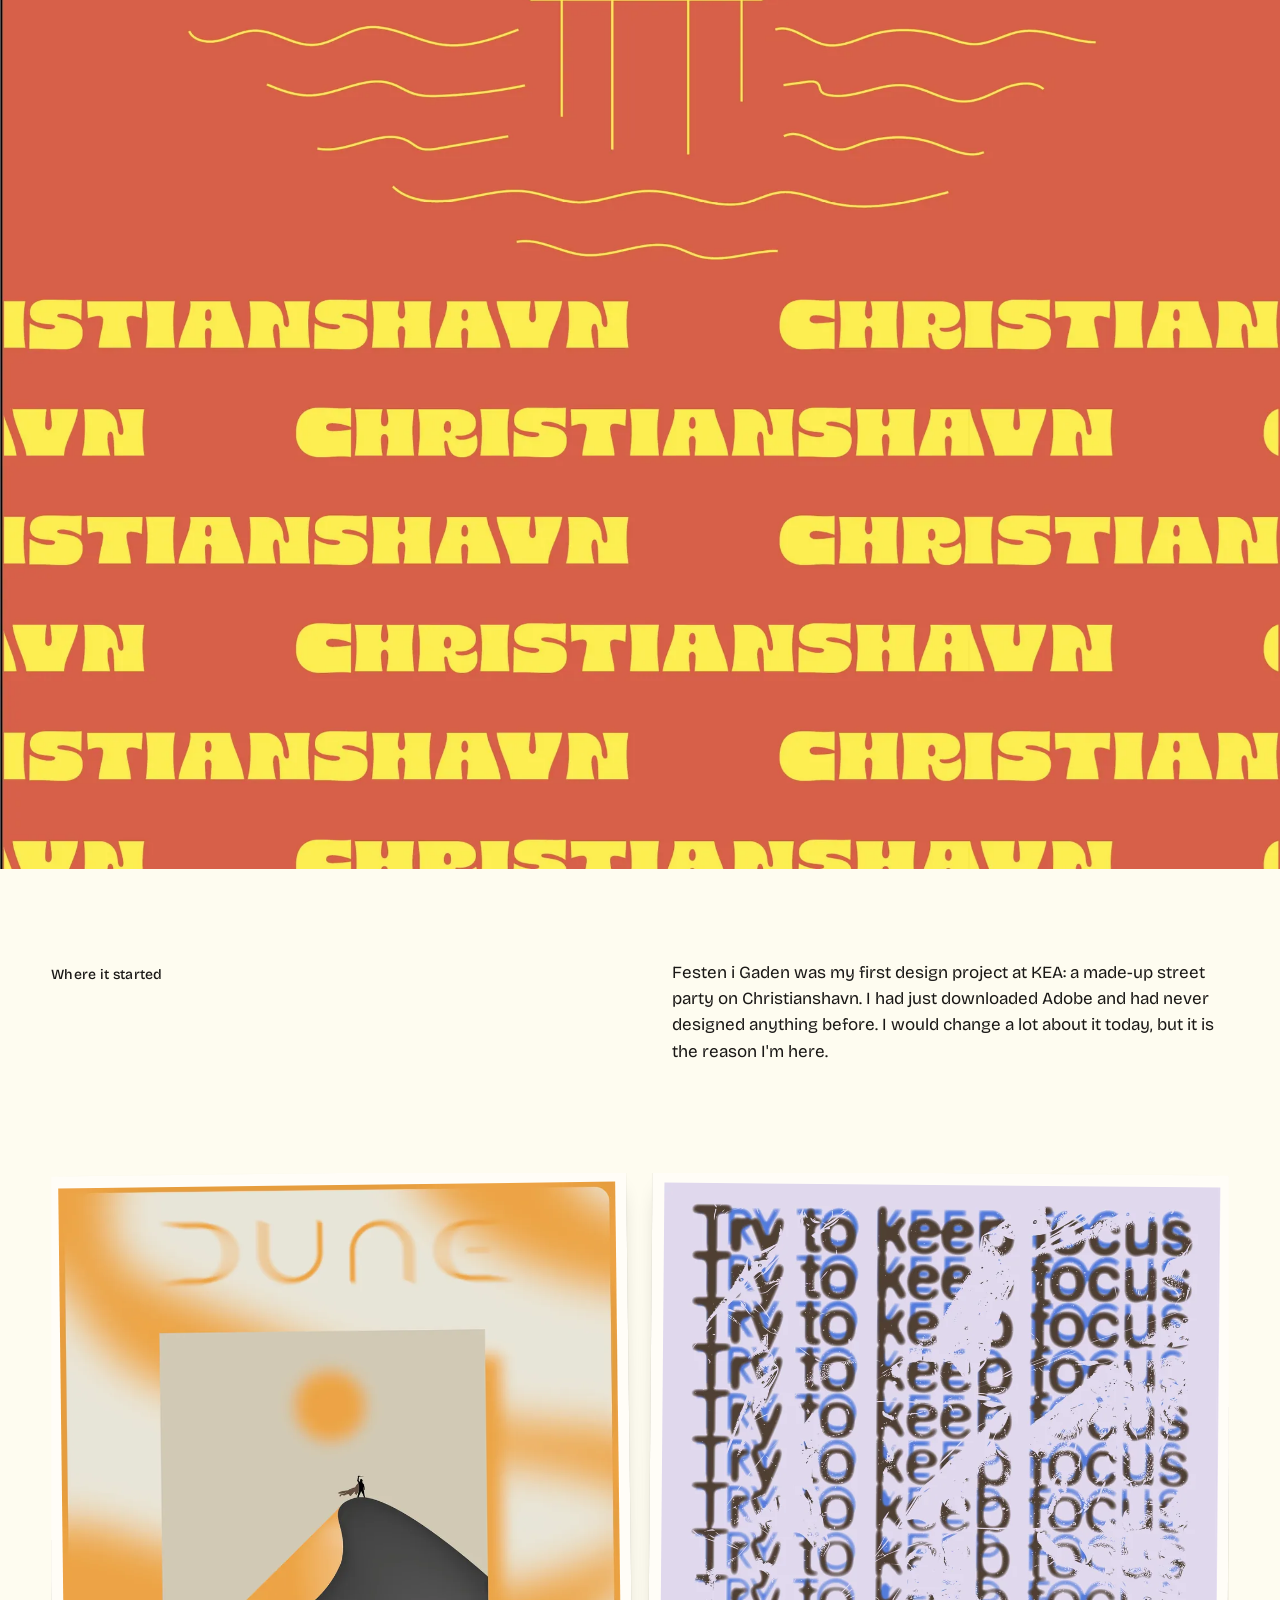
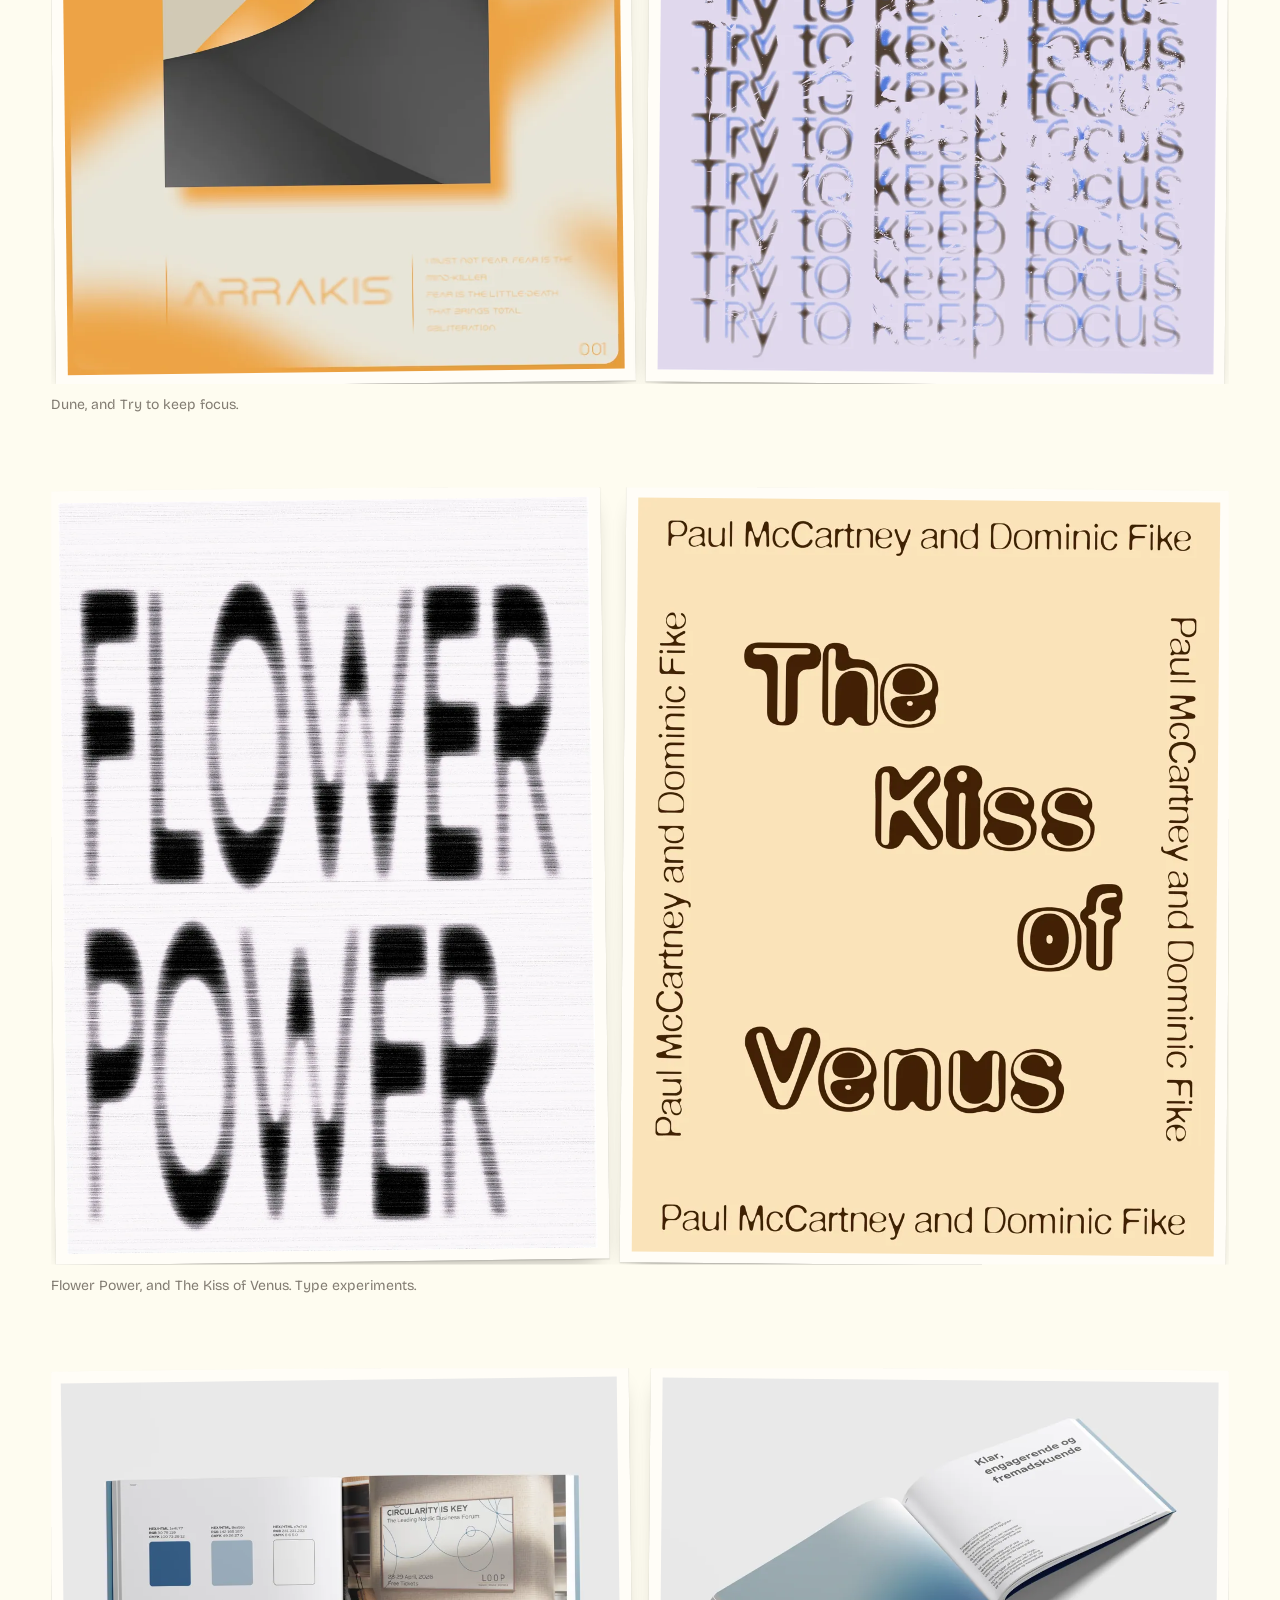
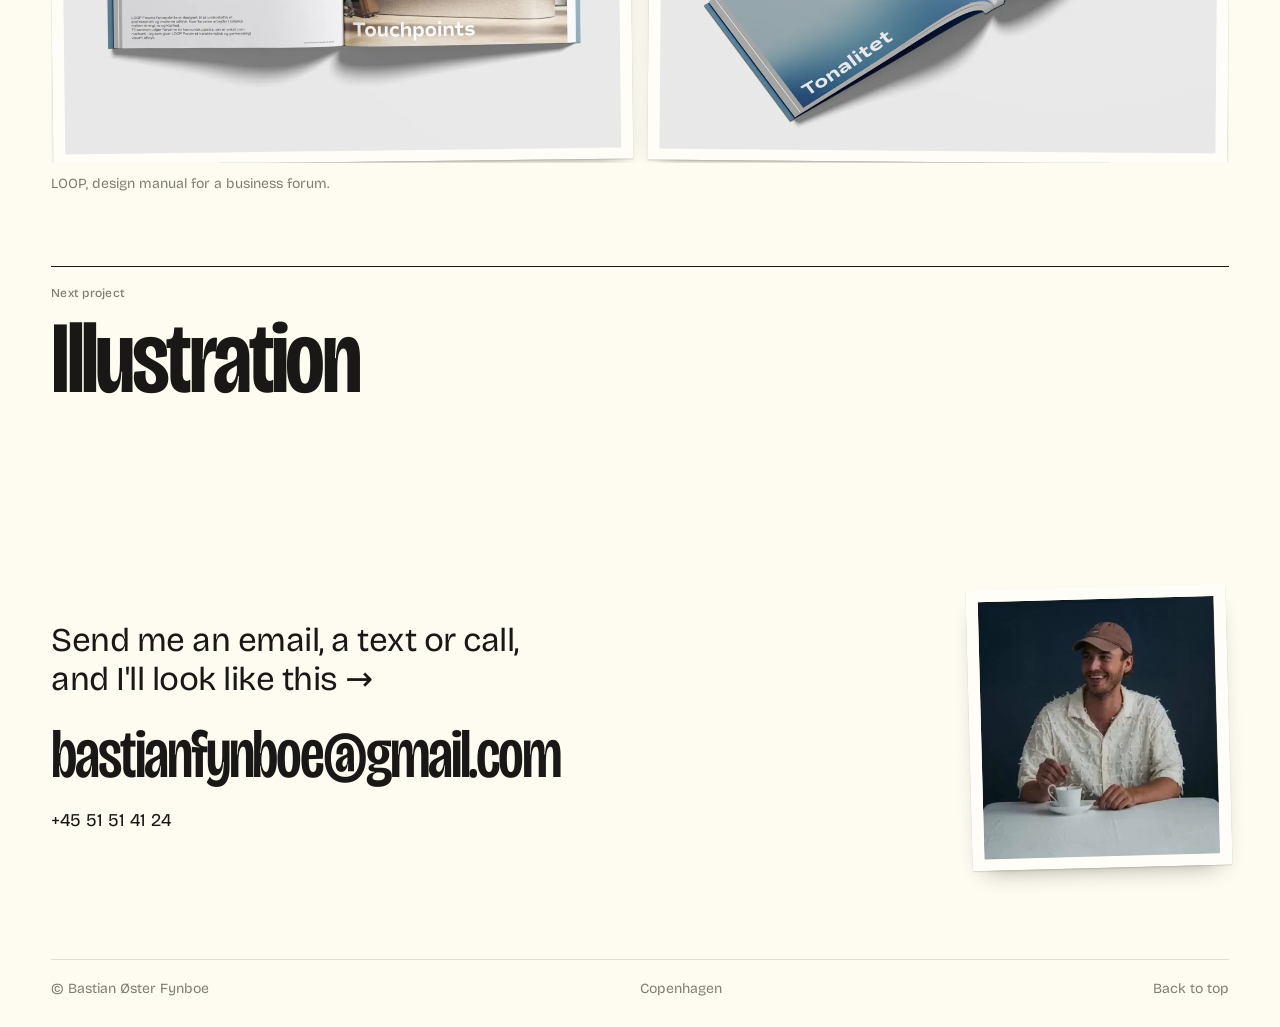
<file: work/posters/index.html>
<!doctype html>
<html lang="en">
<head>
<meta charset="utf-8">
<meta name="viewport" content="width=device-width, initial-scale=1">
<title>Posters — Bastian Fynboe</title>
<meta name="description" content="Posters from school and from my own desk. Above: the very first thing I ever designed.">
<meta name="theme-color" content="#fefcf0">
<meta property="og:title" content="Posters — Bastian Fynboe">
<meta property="og:description" content="Posters from school and from my own desk. Above: the very first thing I ever designed.">
<meta property="og:image" content="https://bastianfynboe.xyz/assets/img/mtpl-cover-2000.webp">
<link rel="canonical" href="https://bastianfynboe.xyz/work/posters/">
<link rel="icon" href="/favicon.png" type="image/png">
<link rel="preload" href="/assets/fonts/bricolage-latin.woff2" as="font" type="font/woff2" crossorigin>
<link rel="stylesheet" href="/assets/site.css?v=540df30d">
<script>document.documentElement.classList.add('js')</script>
</head>
<body class="case-page">
<a class="skip" href="#main">Skip to content</a>
<header class="top">
  <a class="brand" href="/" aria-label="Bastian Fynboe, home">
    <img class="brand-mark" src="/assets/deco/logo.webp" alt="" width="28" height="28">
    <span>Bastian Fynboe</span>
  </a>
  <nav>
    <a href="/#work">Work</a>
    <a href="/#about">About</a>
    <a href="/#contact">Contact</a>
  </nav>
</header>
<main id="main">

<article class="case">
  <header class="case-head intro-seq">
    <a class="back" href="/#work">All work</a>
    <h1 class="case-title" style="view-transition-name: t-posters">Posters</h1>
    <p class="case-lead">Posters from school and from my own desk. Above: the very first thing I ever designed.</p>
    <div class="case-meta"><div><span class="label">Context</span><span>KEA, graphic design course, and personal projects</span></div><div><span class="label">Tools</span><span>Illustrator, InDesign, Photoshop</span></div></div>
  </header>
  <figure class="case-cover"><img class="cover-media" src="/assets/img/po-festen-2000.webp" srcset="/assets/img/po-festen-1000.webp 1000w, /assets/img/po-festen-2000.webp 2000w" sizes="100vw" width="2000" height="2822" alt="Posters for School &amp; self-initiated" decoding="async" fetchpriority="high"></figure>
  <div class="case-body">
    <section class="text-block"><span class="label">Where it started</span><p>Festen i Gaden was my first design project at KEA: a made-up street party on Christianshavn. I had just downloaded Adobe and had never designed anything before. I would change a lot about it today, but it is the reason I'm here.</p></section><figure class="fig fig--row reveal-img"><div class="row-fig"><div class="cell" style="flex: 0.7072 1 0"><img class="" src="/assets/img/po-dune-2000.webp" srcset="/assets/img/po-dune-1000.webp 1000w, /assets/img/po-dune-2000.webp 2000w" sizes="(min-width: 900px) 46vw, 50vw" width="2000" height="2828" alt="" decoding="async" loading="lazy"></div><div class="cell" style="flex: 0.7062 1 0"><img class="" src="/assets/img/po-focus-2000.webp" srcset="/assets/img/po-focus-1000.webp 1000w, /assets/img/po-focus-2000.webp 2000w" sizes="(min-width: 900px) 46vw, 50vw" width="2000" height="2832" alt="" decoding="async" loading="lazy"></div></div><figcaption>Dune, and Try to keep focus.</figcaption></figure><figure class="fig fig--row reveal-img"><div class="row-fig"><div class="cell" style="flex: 0.7068 1 0"><img class="" src="/assets/img/po-flower-2000.webp" srcset="/assets/img/po-flower-1000.webp 1000w, /assets/img/po-flower-2000.webp 2000w" sizes="(min-width: 900px) 46vw, 50vw" width="1685" height="2384" alt="" decoding="async" loading="lazy"></div><div class="cell" style="flex: 0.7728 1 0"><img class="" src="/assets/img/sel-venus-2000.webp" srcset="/assets/img/sel-venus-1000.webp 1000w, /assets/img/sel-venus-2000.webp 2000w" sizes="(min-width: 900px) 46vw, 50vw" width="2000" height="2588" alt="" decoding="async" loading="lazy"></div></div><figcaption>Flower Power, and The Kiss of Venus. Type experiments.</figcaption></figure><figure class="fig fig--row reveal-img"><div class="row-fig"><div class="cell" style="flex: 1.5004 1 0"><img class="" src="/assets/img/sel-loop-1-2000.webp" srcset="/assets/img/sel-loop-1-1000.webp 1000w, /assets/img/sel-loop-1-2000.webp 2000w" sizes="(min-width: 900px) 46vw, 50vw" width="2000" height="1333" alt="" decoding="async" loading="lazy"></div><div class="cell" style="flex: 1.5004 1 0"><img class="" src="/assets/img/sel-loop-2-2000.webp" srcset="/assets/img/sel-loop-2-1000.webp 1000w, /assets/img/sel-loop-2-2000.webp 2000w" sizes="(min-width: 900px) 46vw, 50vw" width="2000" height="1333" alt="" decoding="async" loading="lazy"></div></div><figcaption>LOOP, design manual for a business forum.</figcaption></figure>
  </div>
  <a class="next" href="/work/illustration/">
    <span class="label">Next project</span>
    <span class="next-title"><span style="view-transition-name: t-illustration">Illustration</span></span>
  </a>
</article>

<section class="contact" id="contact">
  <div class="contact-text">
    <p class="contact-line">Send me an email, a text or call, and I'll look like this&nbsp;→</p>
    <a class="contact-mail" href="mailto:bastianfynboe@gmail.com">bastianfynboe@gmail.com</a>
    <a class="contact-phone" href="tel:+4551514124">+45 51 51 41 24</a>
  </div>
  <div class="contact-face"><img class="face-photo" src="/assets/img/portrait-photo.webp" width="359" height="391" alt="Bastian Fynboe"></div>
</section>
</main>
<footer class="foot">
  <span>© Bastian Øster Fynboe</span>
  <span>Copenhagen</span>
  <a href="#main">Back to top</a>
</footer>
<div class="preview" aria-hidden="true"></div>
<script src="/assets/site.js?v=221a076b" defer></script>
</body>
</html>
</file>
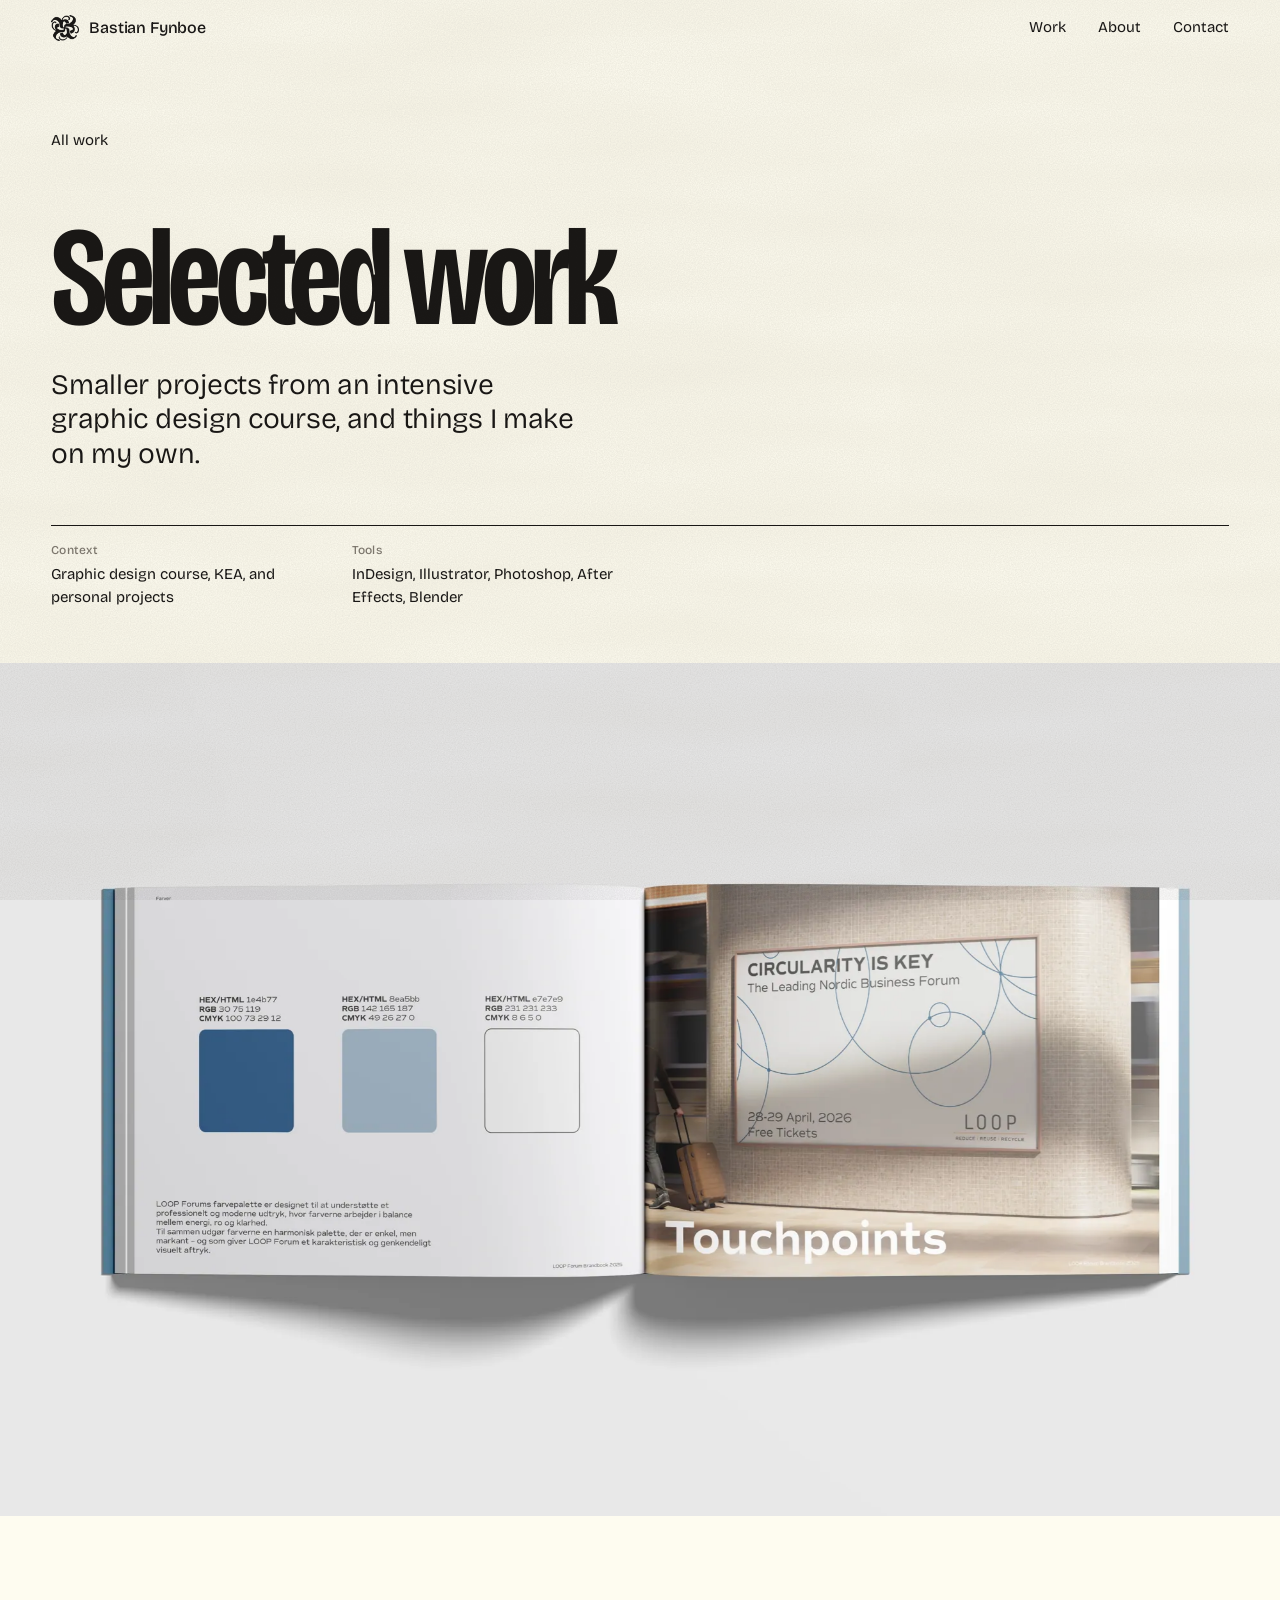
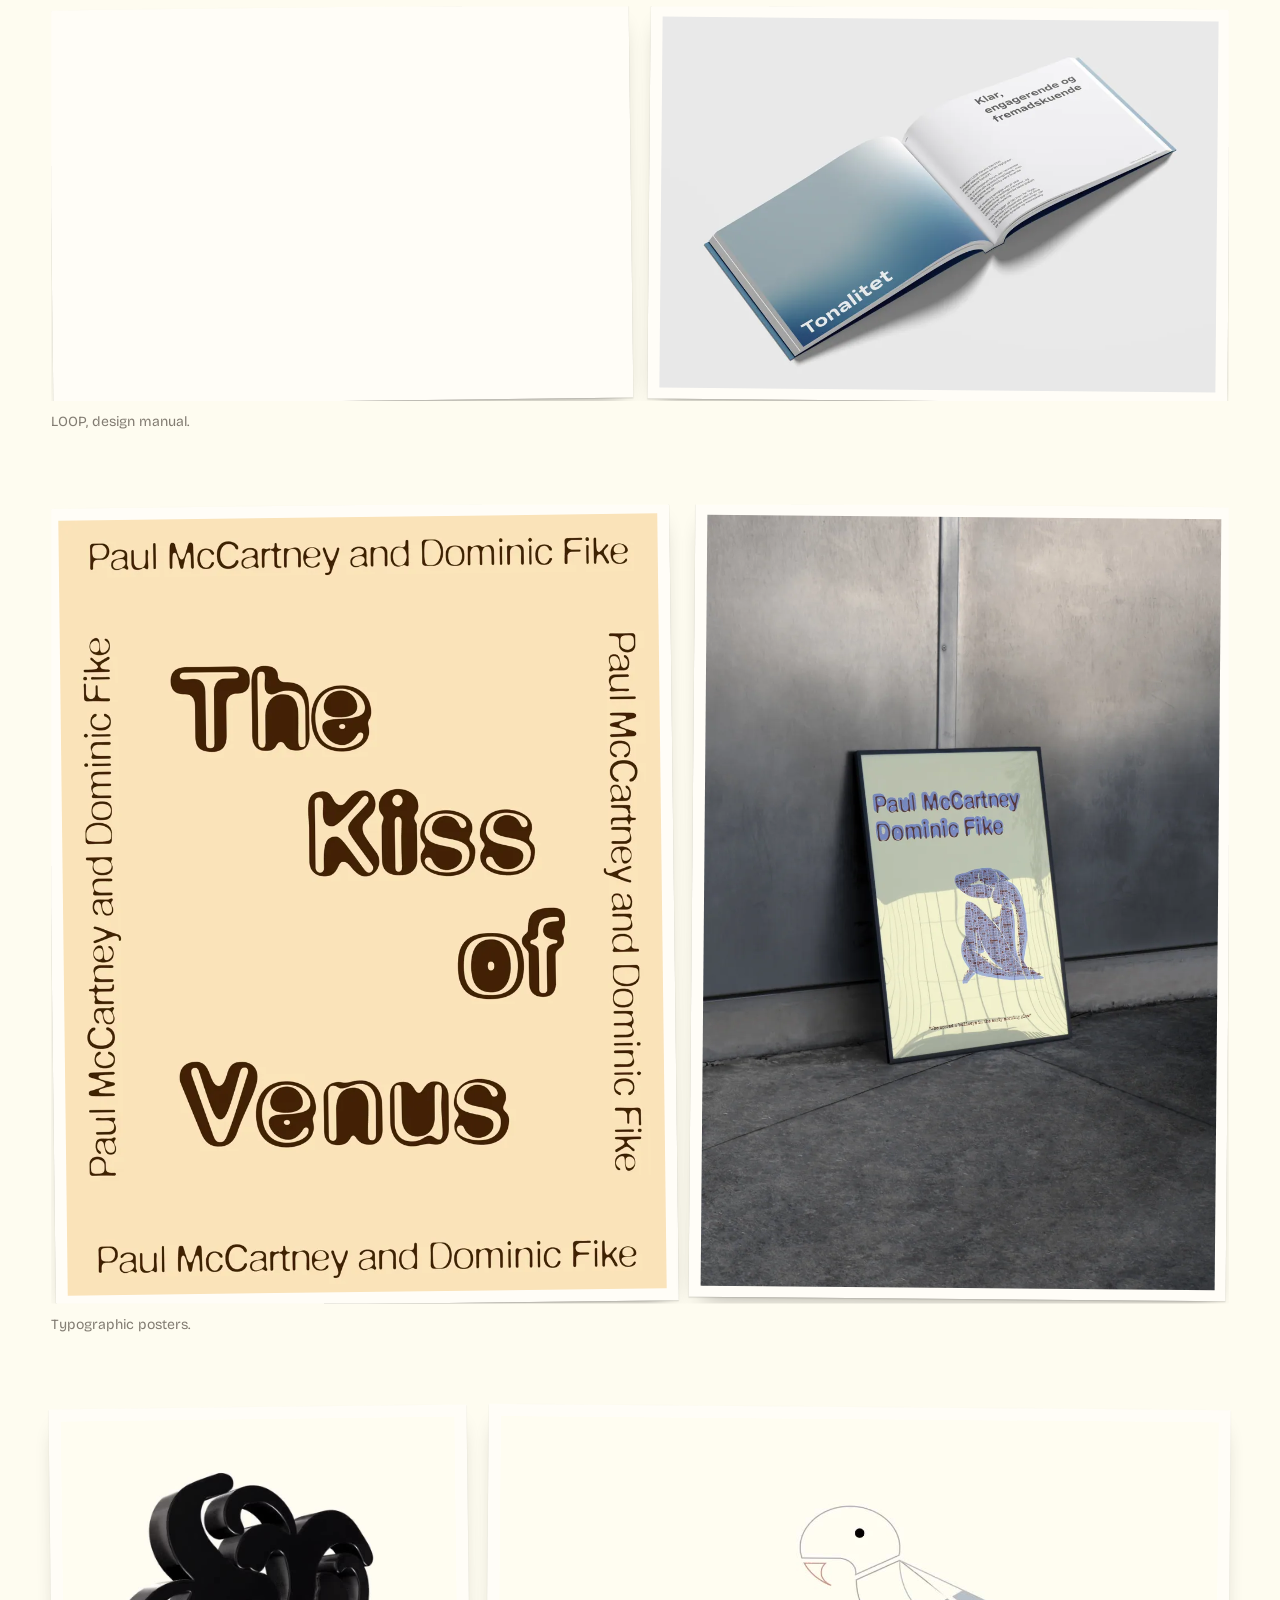
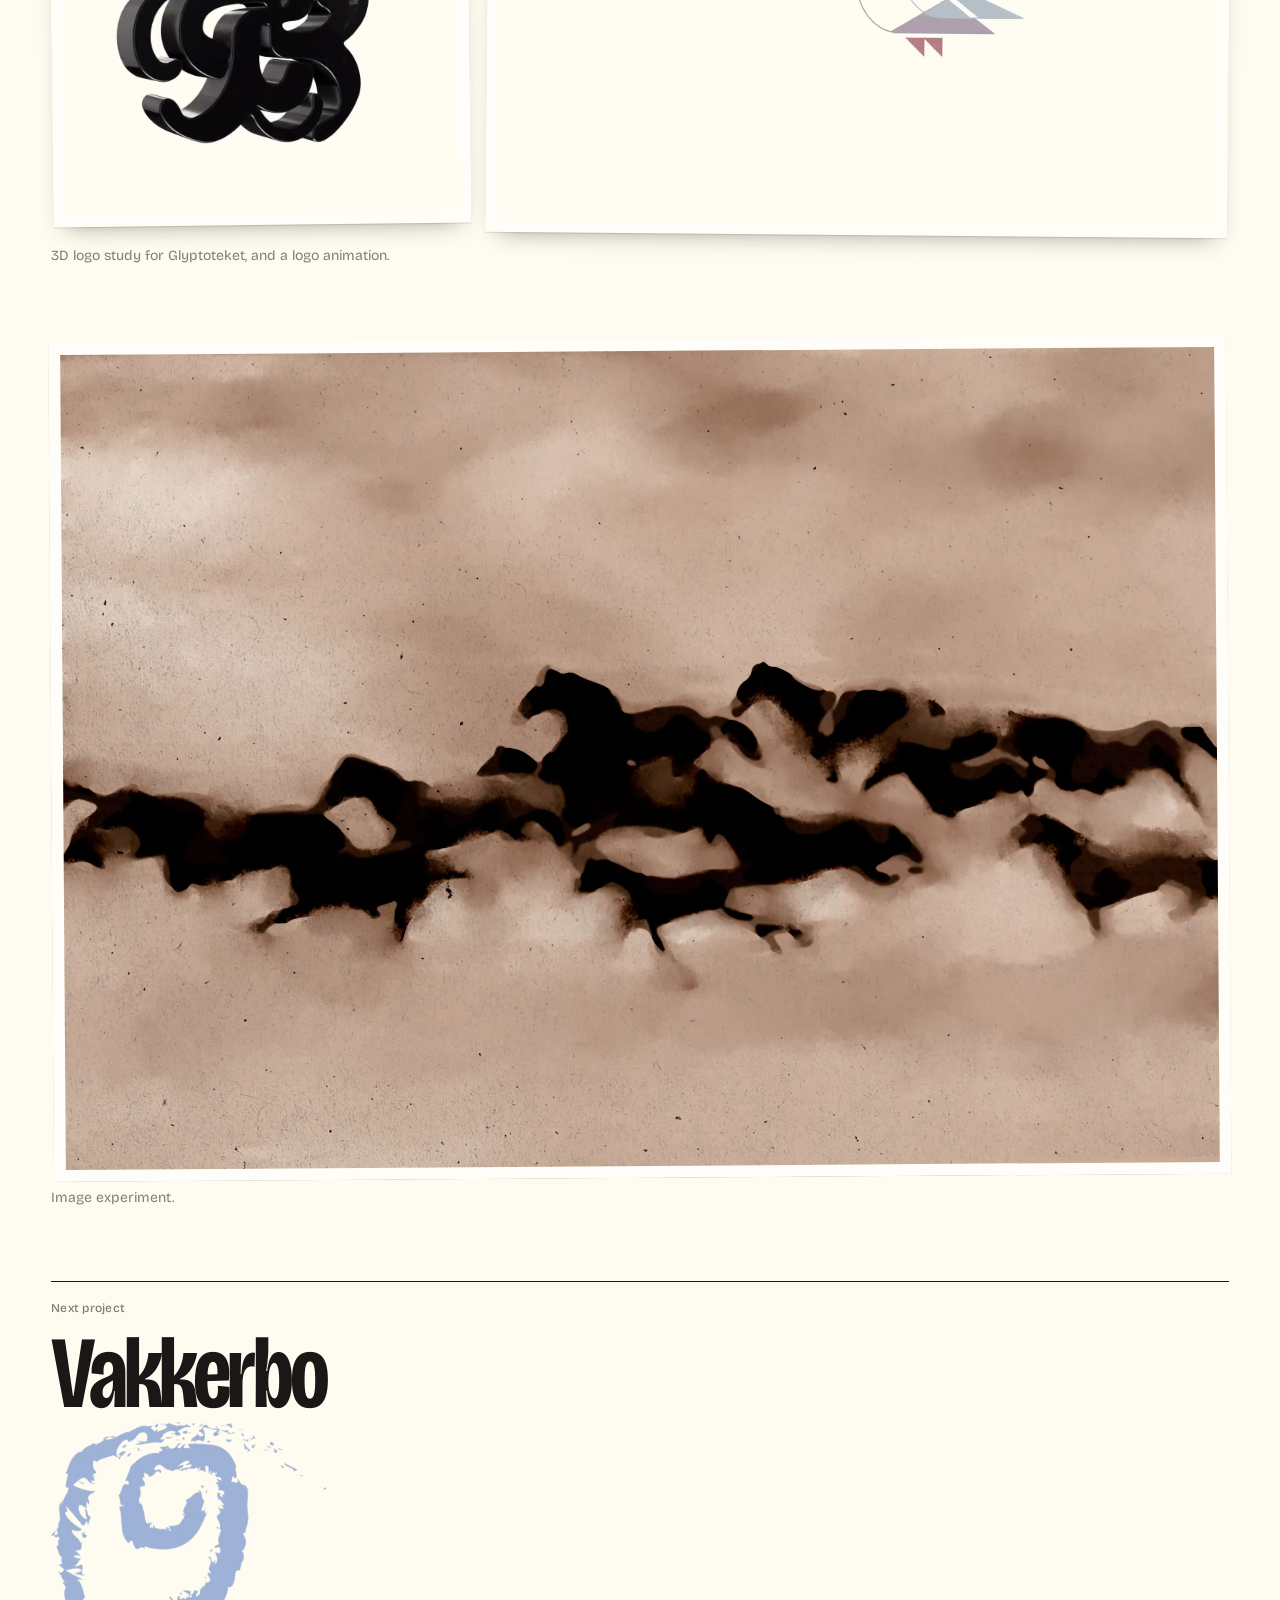
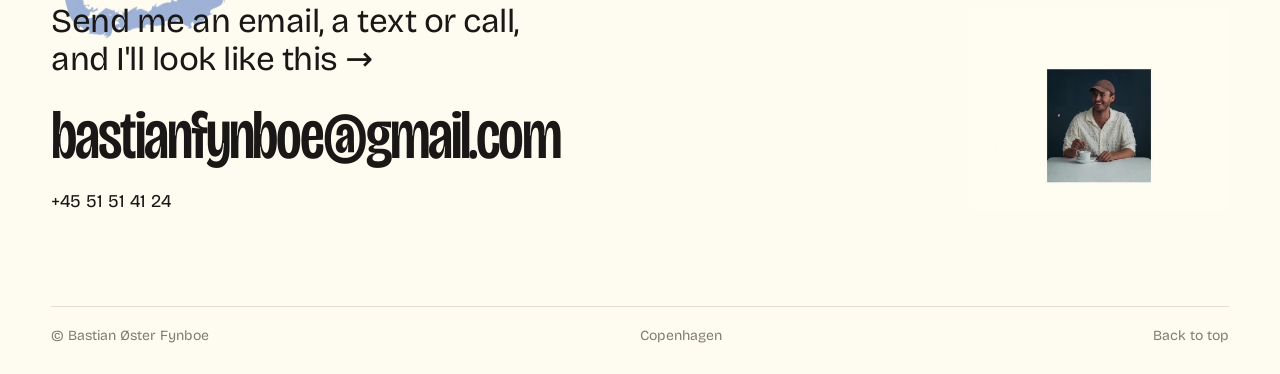
<file: work/selected-work/index.html>
<!doctype html>
<html lang="en">
<head>
<meta charset="utf-8">
<meta name="viewport" content="width=device-width, initial-scale=1">
<title>Selected work — Bastian Fynboe</title>
<meta name="description" content="Smaller projects from an intensive graphic design course, and things I make on my own.">
<meta name="theme-color" content="#fefcf0">
<meta property="og:title" content="Selected work — Bastian Fynboe">
<meta property="og:description" content="Smaller projects from an intensive graphic design course, and things I make on my own.">
<meta property="og:image" content="https://bastianfynboe.xyz/assets/img/mtpl-cover-2000.webp">
<link rel="canonical" href="https://bastianfynboe.xyz/work/selected-work/">
<link rel="icon" href="/favicon.png" type="image/png">
<link rel="preload" href="/assets/fonts/bricolage-latin.woff2" as="font" type="font/woff2" crossorigin>
<link rel="stylesheet" href="/assets/site.css?v=c7854b94">
<script>document.documentElement.classList.add('js')</script>
</head>
<body class="case-page">
<a class="skip" href="#main">Skip to content</a>
<header class="top">
  <a class="brand" href="/" aria-label="Bastian Fynboe, home">
    <img class="brand-mark" src="/assets/deco/logo.webp" alt="" width="28" height="28">
    <span>Bastian Fynboe</span>
  </a>
  <nav>
    <a href="/#work">Work</a>
    <a href="/#about">About</a>
    <a href="/#contact">Contact</a>
  </nav>
</header>
<main id="main">

<article class="case">
  <header class="case-head intro-seq">
    <a class="back" href="/#work">All work</a>
    <h1 class="case-title" style="view-transition-name: t-selectedwork">Selected work</h1>
    <p class="case-lead">Smaller projects from an intensive graphic design course, and things I make on my own.</p>
    <div class="case-meta"><div><span class="label">Context</span><span>Graphic design course, KEA, and personal projects</span></div><div><span class="label">Tools</span><span>InDesign, Illustrator, Photoshop, After Effects, Blender</span></div></div>
  </header>
  <figure class="case-cover"><img class="cover-media" src="/assets/img/sel-loop-1-2000.webp" srcset="/assets/img/sel-loop-1-1000.webp 1000w, /assets/img/sel-loop-1-2000.webp 2000w" sizes="100vw" width="2000" height="1333" alt="Selected work for School &amp; self-initiated" decoding="async" fetchpriority="high"></figure>
  <div class="case-body">
    <figure class="fig fig--row reveal-img"><div class="row-fig"><div class="cell" style="flex: 1.5004 1 0"><img class="" src="/assets/img/sel-loop-1-2000.webp" srcset="/assets/img/sel-loop-1-1000.webp 1000w, /assets/img/sel-loop-1-2000.webp 2000w" sizes="(min-width: 900px) 46vw, 50vw" width="2000" height="1333" alt="" decoding="async" loading="lazy"></div><div class="cell" style="flex: 1.5004 1 0"><img class="" src="/assets/img/sel-loop-2-2000.webp" srcset="/assets/img/sel-loop-2-1000.webp 1000w, /assets/img/sel-loop-2-2000.webp 2000w" sizes="(min-width: 900px) 46vw, 50vw" width="2000" height="1333" alt="" decoding="async" loading="lazy"></div></div><figcaption>LOOP, design manual.</figcaption></figure><figure class="fig fig--row reveal-img"><div class="row-fig"><div class="cell" style="flex: 0.7728 1 0"><img class="" src="/assets/img/sel-venus-2000.webp" srcset="/assets/img/sel-venus-1000.webp 1000w, /assets/img/sel-venus-2000.webp 2000w" sizes="(min-width: 900px) 46vw, 50vw" width="2000" height="2588" alt="" decoding="async" loading="lazy"></div><div class="cell" style="flex: 0.6667 1 0"><img class="" src="/assets/img/sel-poster-2000.webp" srcset="/assets/img/sel-poster-1000.webp 1000w, /assets/img/sel-poster-2000.webp 2000w" sizes="(min-width: 900px) 46vw, 50vw" width="2000" height="3000" alt="" decoding="async" loading="lazy"></div></div><figcaption>Typographic posters.</figcaption></figure><figure class="fig fig--row"><div class="row-fig"><div class="cell" style="flex: 1.0000 1 0"><video class="" src="/assets/video/glyptoteket.mp4" poster="/assets/video/glyptoteket.jpg" muted loop playsinline autoplay preload="metadata"></video></div><div class="cell" style="flex: 1.7778 1 0"><video class="" src="/assets/video/dovely.mp4" poster="/assets/video/dovely.jpg" muted loop playsinline autoplay preload="metadata"></video></div></div><figcaption>3D logo study for Glyptoteket, and a logo animation.</figcaption></figure><figure class="fig fig--full reveal-img"><img class="" src="/assets/img/sel-horses-2000.webp" srcset="/assets/img/sel-horses-1000.webp 1000w, /assets/img/sel-horses-2000.webp 2000w" sizes="(min-width: 900px) 92vw, 100vw" width="2000" height="1413" alt="" decoding="async" loading="lazy"><figcaption>Image experiment.</figcaption></figure>
  </div>
  <a class="next" href="/work/vakkerbo/">
    <span class="label">Next project</span>
    <span class="next-title"><span style="view-transition-name: t-vakkerbo">Vakkerbo</span> <img class="deco next-spiral" src="/assets/deco/spiral-blue.webp" alt="" aria-hidden="true" loading="lazy"></span>
  </a>
</article>

<section class="contact" id="contact">
  <div class="contact-text">
    <p class="contact-line">Send me an email, a text or call, and I'll look like this&nbsp;→</p>
    <a class="contact-mail" href="mailto:bastianfynboe@gmail.com">bastianfynboe@gmail.com</a>
    <a class="contact-phone" href="tel:+4551514124">+45 51 51 41 24</a>
  </div>
  <div class="contact-face"><video class="" src="/assets/video/portrait.mp4" poster="/assets/video/portrait.jpg" muted loop playsinline autoplay preload="metadata"></video></div>
</section>
</main>
<footer class="foot">
  <span>© Bastian Øster Fynboe</span>
  <span>Copenhagen</span>
  <a href="#main">Back to top</a>
</footer>
<div class="preview" aria-hidden="true"></div>
<script src="/assets/site.js?v=221a076b" defer></script>
</body>
</html>
</file>
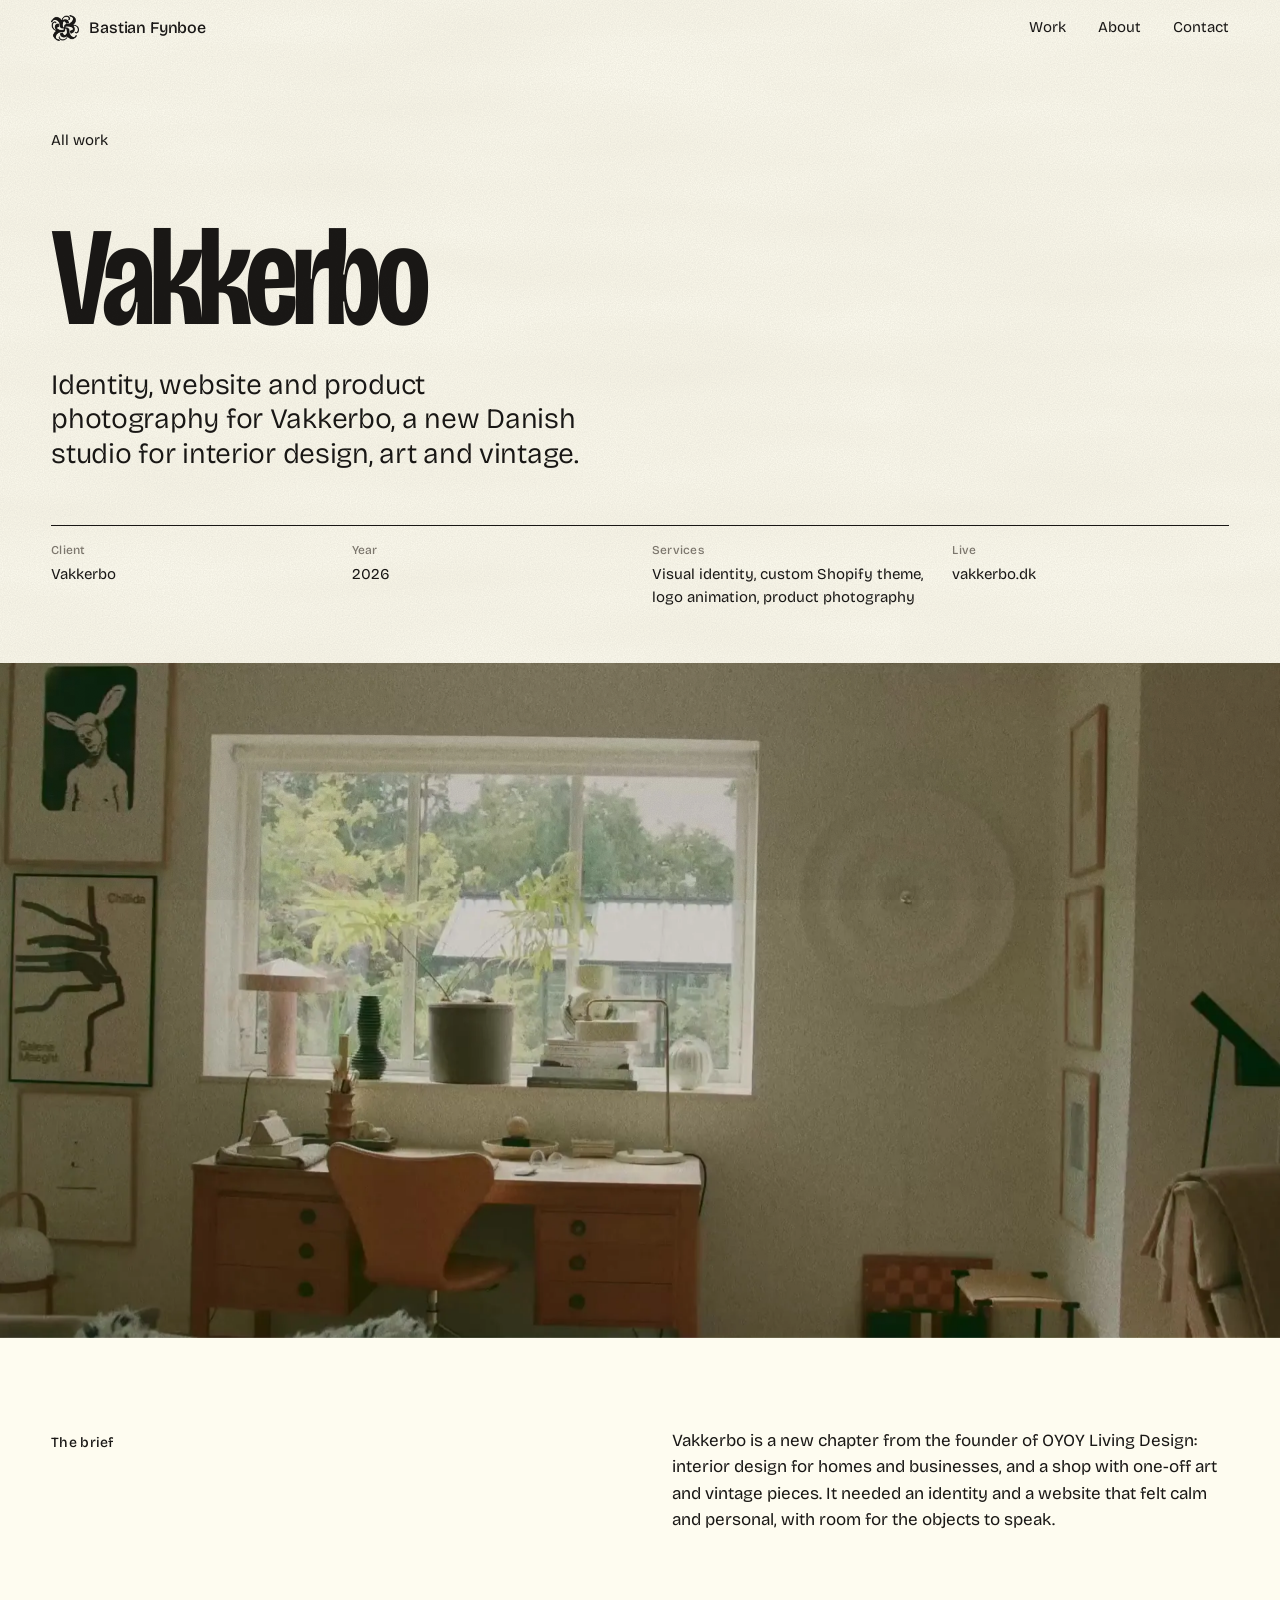
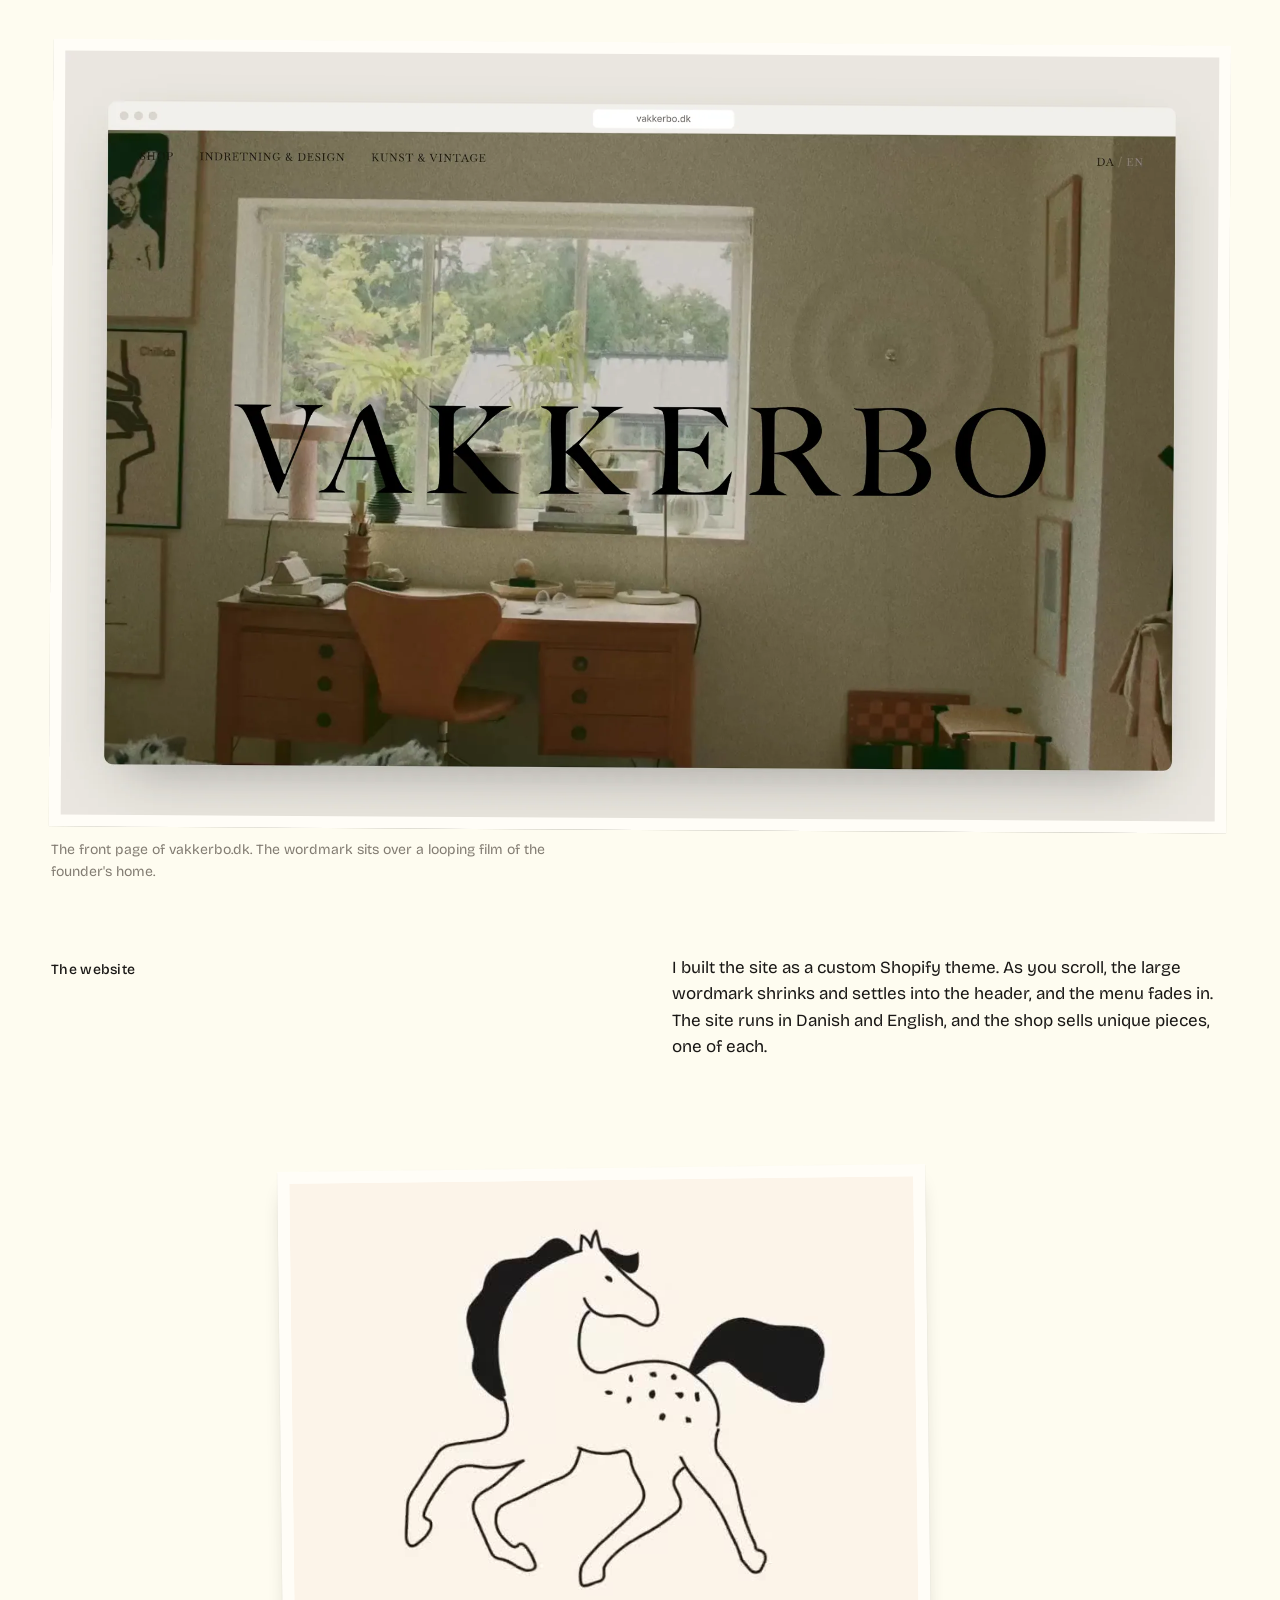
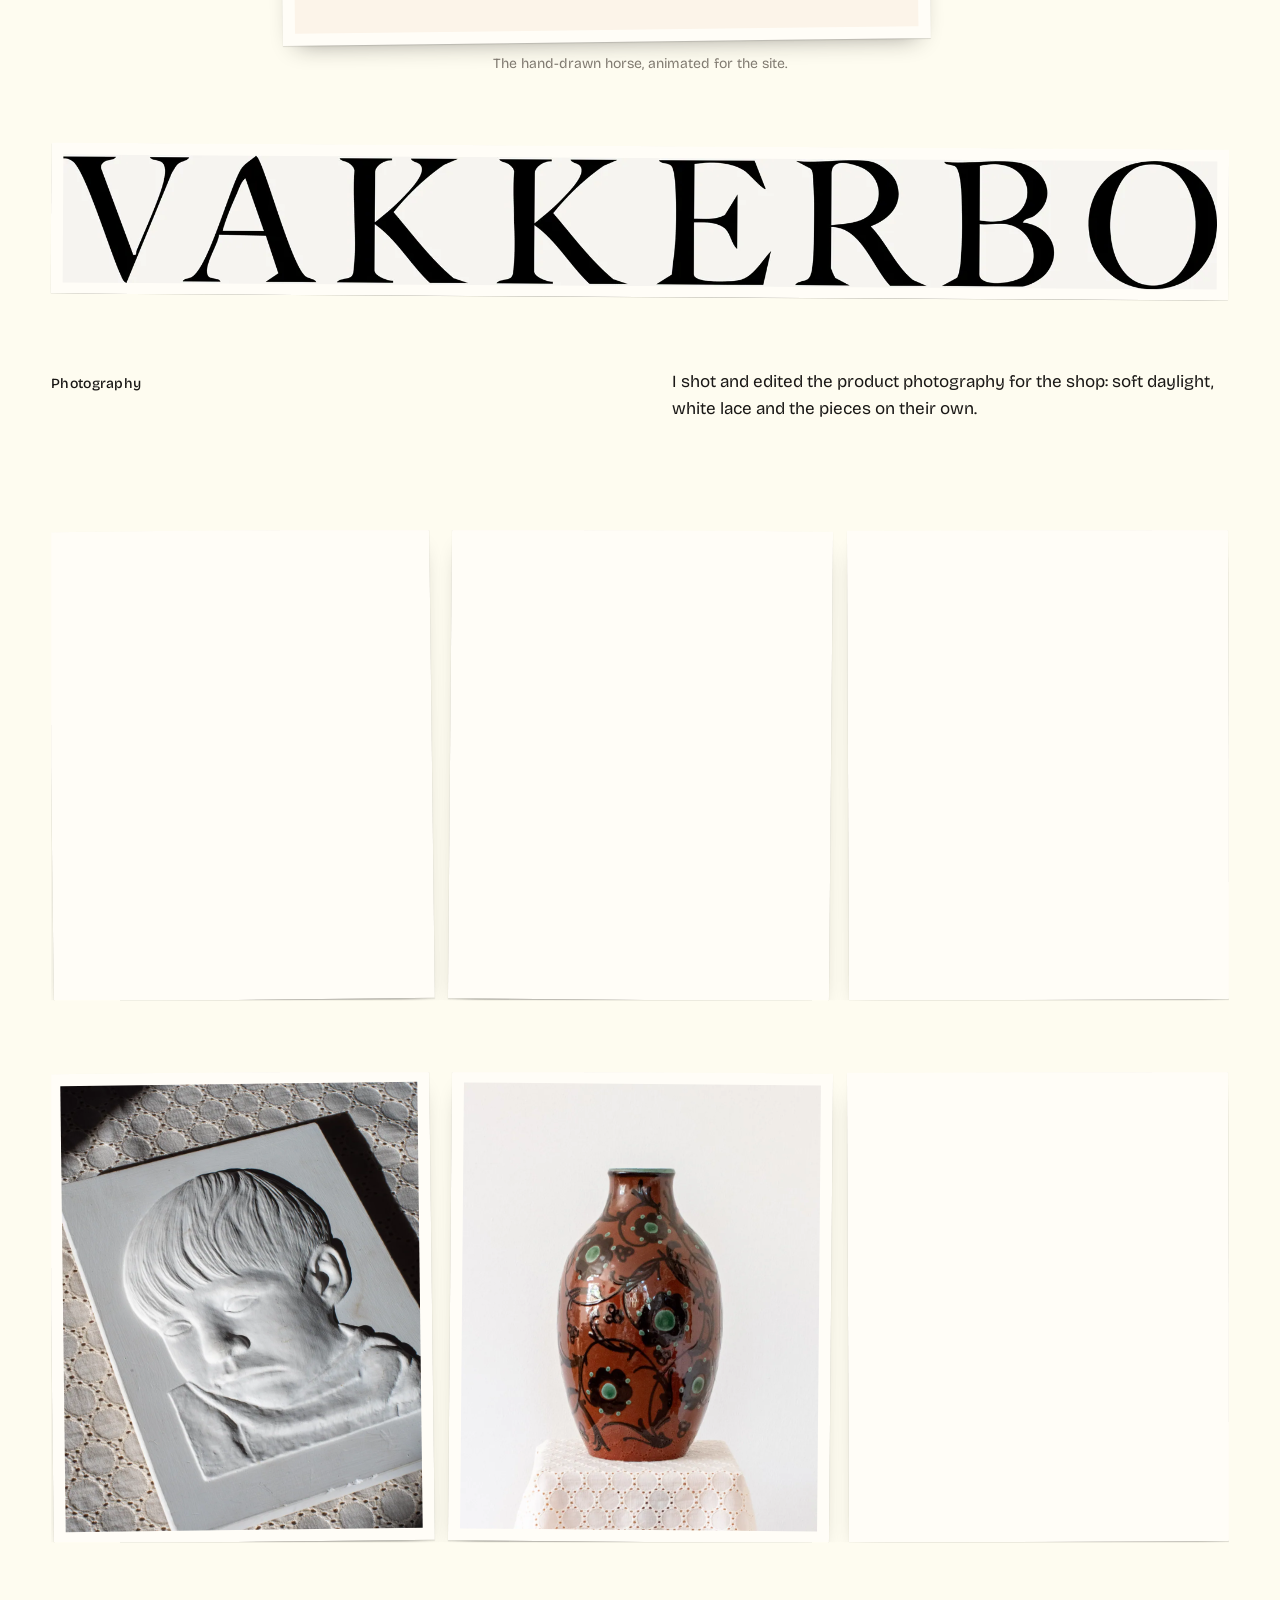
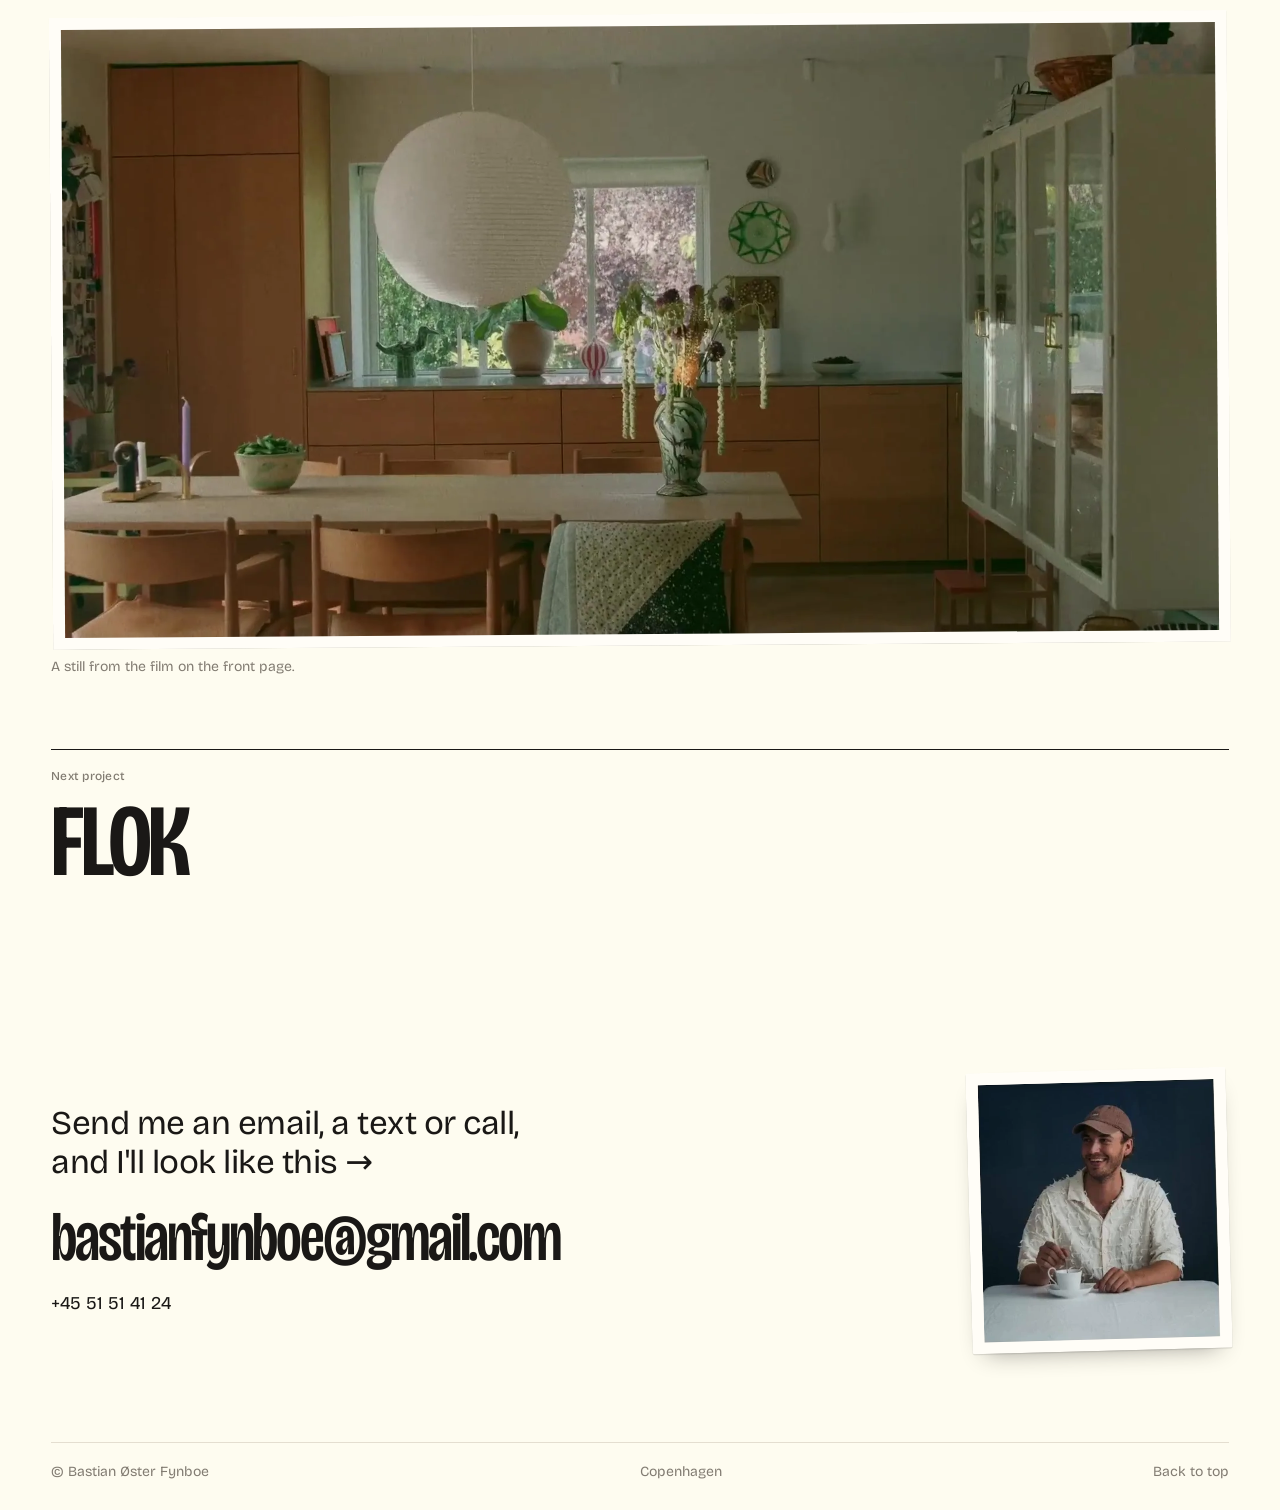
<file: work/vakkerbo/index.html>
<!doctype html>
<html lang="en">
<head>
<meta charset="utf-8">
<meta name="viewport" content="width=device-width, initial-scale=1">
<title>Vakkerbo — Bastian Fynboe</title>
<meta name="description" content="Identity, website and product photography for Vakkerbo, a new Danish studio for interior design, art and vintage.">
<meta name="theme-color" content="#fefcf0">
<meta property="og:title" content="Vakkerbo — Bastian Fynboe">
<meta property="og:description" content="Identity, website and product photography for Vakkerbo, a new Danish studio for interior design, art and vintage.">
<meta property="og:image" content="https://bastianfynboe.xyz/assets/img/mtpl-cover-2000.webp">
<link rel="canonical" href="https://bastianfynboe.xyz/work/vakkerbo/">
<link rel="icon" href="/favicon.png" type="image/png">
<link rel="preload" href="/assets/fonts/bricolage-latin.woff2" as="font" type="font/woff2" crossorigin>
<link rel="stylesheet" href="/assets/site.css?v=540df30d">
<script>document.documentElement.classList.add('js')</script>
</head>
<body class="case-page">
<a class="skip" href="#main">Skip to content</a>
<header class="top">
  <a class="brand" href="/" aria-label="Bastian Fynboe, home">
    <img class="brand-mark" src="/assets/deco/logo.webp" alt="" width="28" height="28">
    <span>Bastian Fynboe</span>
  </a>
  <nav>
    <a href="/#work">Work</a>
    <a href="/#about">About</a>
    <a href="/#contact">Contact</a>
  </nav>
</header>
<main id="main">

<article class="case">
  <header class="case-head intro-seq">
    <a class="back" href="/#work">All work</a>
    <h1 class="case-title" style="view-transition-name: t-vakkerbo">Vakkerbo</h1>
    <p class="case-lead">Identity, website and product photography for Vakkerbo, a new Danish studio for interior design, art and vintage.</p>
    <div class="case-meta"><div><span class="label">Client</span><span>Vakkerbo</span></div><div><span class="label">Year</span><span>2026</span></div><div><span class="label">Services</span><span>Visual identity, custom Shopify theme, logo animation, product photography</span></div><div><span class="label">Live</span><span><a href="https://vakkerbo.dk" target="_blank" rel="noopener">vakkerbo.dk</a></span></div></div>
  </header>
  <figure class="case-cover"><img class="cover-media" src="/assets/img/vk-cover-2000.webp" srcset="/assets/img/vk-cover-1000.webp 1000w, /assets/img/vk-cover-2000.webp 2000w" sizes="100vw" width="1920" height="1012" alt="Vakkerbo for Vakkerbo" decoding="async" fetchpriority="high"></figure>
  <div class="case-body">
    <section class="text-block"><span class="label">The brief</span><p>Vakkerbo is a new chapter from the founder of OYOY Living Design: interior design for homes and businesses, and a shop with one-off art and vintage pieces. It needed an identity and a website that felt calm and personal, with room for the objects to speak.</p></section><figure class="fig fig--full reveal-img"><img class="" src="/assets/img/vk-site-2000.webp" srcset="/assets/img/vk-site-1000.webp 1000w, /assets/img/vk-site-2000.webp 2000w" sizes="(min-width: 900px) 92vw, 100vw" width="2000" height="1325" alt="" decoding="async" loading="lazy"><figcaption>The front page of vakkerbo.dk. The wordmark sits over a looping film of the founder's home.</figcaption></figure><section class="text-block"><span class="label">The website</span><p>I built the site as a custom Shopify theme. As you scroll, the large wordmark shrinks and settles into the header, and the menu fades in. The site runs in Danish and English, and the shop sells unique pieces, one of each.</p></section><figure class="fig fig--solo"><div class="row-fig"><div class="cell" style="flex: 0.9000 1 0"><video class="" src="/assets/video/vk-horse.mp4" poster="/assets/video/vk-horse.jpg" muted loop playsinline autoplay preload="metadata"></video></div></div><figcaption>The hand-drawn horse, animated for the site.</figcaption></figure><figure class="fig fig--full reveal-img"><img class="" src="/assets/img/vk-logo-2000.webp" srcset="/assets/img/vk-logo-1000.webp 1000w, /assets/img/vk-logo-2000.webp 2000w" sizes="(min-width: 900px) 92vw, 100vw" width="2000" height="222" alt="" decoding="async" loading="lazy"></figure><section class="text-block"><span class="label">Photography</span><p>I shot and edited the product photography for the shop: soft daylight, white lace and the pieces on their own.</p></section><figure class="fig fig--row reveal-img"><div class="row-fig"><div class="cell" style="flex: 0.7998 1 0"><img class="" src="/assets/img/vk-2-2000.webp" srcset="/assets/img/vk-2-1000.webp 1000w, /assets/img/vk-2-2000.webp 2000w" sizes="(min-width: 900px) 30vw, 33vw" width="1638" height="2048" alt="" decoding="async" loading="lazy"></div><div class="cell" style="flex: 0.7998 1 0"><img class="" src="/assets/img/vk-3-2000.webp" srcset="/assets/img/vk-3-1000.webp 1000w, /assets/img/vk-3-2000.webp 2000w" sizes="(min-width: 900px) 30vw, 33vw" width="1638" height="2048" alt="" decoding="async" loading="lazy"></div><div class="cell" style="flex: 0.7998 1 0"><img class="" src="/assets/img/vk-4-2000.webp" srcset="/assets/img/vk-4-1000.webp 1000w, /assets/img/vk-4-2000.webp 2000w" sizes="(min-width: 900px) 30vw, 33vw" width="1638" height="2048" alt="" decoding="async" loading="lazy"></div></div></figure><figure class="fig fig--row reveal-img"><div class="row-fig"><div class="cell" style="flex: 0.7998 1 0"><img class="" src="/assets/img/vk-5-2000.webp" srcset="/assets/img/vk-5-1000.webp 1000w, /assets/img/vk-5-2000.webp 2000w" sizes="(min-width: 900px) 30vw, 33vw" width="1638" height="2048" alt="" decoding="async" loading="lazy"></div><div class="cell" style="flex: 0.7998 1 0"><img class="" src="/assets/img/vk-6-2000.webp" srcset="/assets/img/vk-6-1000.webp 1000w, /assets/img/vk-6-2000.webp 2000w" sizes="(min-width: 900px) 30vw, 33vw" width="1638" height="2048" alt="" decoding="async" loading="lazy"></div><div class="cell" style="flex: 0.7998 1 0"><img class="" src="/assets/img/vk-8-2000.webp" srcset="/assets/img/vk-8-1000.webp 1000w, /assets/img/vk-8-2000.webp 2000w" sizes="(min-width: 900px) 30vw, 33vw" width="1638" height="2048" alt="" decoding="async" loading="lazy"></div></div></figure><figure class="fig fig--full reveal-img"><img class="" src="/assets/img/vk-room-2000.webp" srcset="/assets/img/vk-room-1000.webp 1000w, /assets/img/vk-room-2000.webp 2000w" sizes="(min-width: 900px) 92vw, 100vw" width="1920" height="1012" alt="" decoding="async" loading="lazy"><figcaption>A still from the film on the front page.</figcaption></figure>
  </div>
  <a class="next" href="/work/flok/">
    <span class="label">Next project</span>
    <span class="next-title"><span style="view-transition-name: t-flok">FLOK</span></span>
  </a>
</article>

<section class="contact" id="contact">
  <div class="contact-text">
    <p class="contact-line">Send me an email, a text or call, and I'll look like this&nbsp;→</p>
    <a class="contact-mail" href="mailto:bastianfynboe@gmail.com">bastianfynboe@gmail.com</a>
    <a class="contact-phone" href="tel:+4551514124">+45 51 51 41 24</a>
  </div>
  <div class="contact-face"><img class="face-photo" src="/assets/img/portrait-photo.webp" width="359" height="391" alt="Bastian Fynboe"></div>
</section>
</main>
<footer class="foot">
  <span>© Bastian Øster Fynboe</span>
  <span>Copenhagen</span>
  <a href="#main">Back to top</a>
</footer>
<div class="preview" aria-hidden="true"></div>
<script src="/assets/site.js?v=221a076b" defer></script>
</body>
</html>
</file>
<file: assets/site.css>
/* Bastian Fynboe — portfolio v2 */
@font-face {
  font-family: "Bricolage Grotesque";
  font-style: normal; font-display: swap;
  font-weight: 200 800; font-stretch: 75% 100%;
  src: url(/assets/fonts/bricolage-latin.woff2) format("woff2-variations");
  unicode-range: U+0000-00FF,U+0131,U+0152-0153,U+02BB-02BC,U+02C6,U+02DA,U+02DC,U+0304,U+0308,U+0329,U+2000-206F,U+20AC,U+2122,U+2191,U+2193,U+2212,U+2215,U+FEFF,U+FFFD;
}
@font-face {
  font-family: "Bricolage Grotesque";
  font-style: normal; font-display: swap;
  font-weight: 200 800; font-stretch: 75% 100%;
  src: url(/assets/fonts/bricolage-latin-ext.woff2) format("woff2-variations");
  unicode-range: U+0100-02BA,U+02BD-02C5,U+02C7-02CC,U+02CE-02D7,U+02DD-02FF,U+0304,U+0308,U+0329,U+1D00-1DBF,U+1E00-1E9F,U+1EF2-1EFF,U+2020,U+20A0-20AB,U+20AD-20C0,U+2113,U+2C60-2C7F,U+A720-A7FF;
}
:root {
  --paper: #fefcf0;
  --ink: #1a1816;
  --mute: #827c72;
  --line: #e4ded0;
  --blue: #9eb2d6;
  --pink: #e9a9c6;
  --pad: clamp(20px, 4vw, 56px);
  --font: "Bricolage Grotesque", system-ui, -apple-system, sans-serif;
  --ease: cubic-bezier(0.23, 1, 0.32, 1);
  --ease-io: cubic-bezier(0.77, 0, 0.175, 1);
  --spring: cubic-bezier(.34, 1.56, .64, 1);
}

*, *::before, *::after { box-sizing: border-box; }
html { -webkit-text-size-adjust: 100%; scroll-behavior: smooth; overflow-x: clip; }
body {
  margin: 0;
  background: var(--paper);
  color: var(--ink);
  font: 400 16px/1.55 var(--font);
  font-variation-settings: "opsz" 14;
  -webkit-font-smoothing: antialiased;
  overflow-x: clip;
}
img, video { display: block; max-width: 100%; height: auto; }
a { color: inherit; text-decoration: none; }
::selection { background: var(--blue); color: var(--ink); }

.skip { position: absolute; left: -9999px; }
.skip:focus { left: var(--pad); top: 12px; z-index: 50; background: var(--ink); color: var(--paper); padding: 8px 12px; }
:focus-visible { outline: 2px solid var(--blue); outline-offset: 4px; border-radius: 2px; }

.label {
  display: block;
  font-size: 12px; line-height: 1.4; font-weight: 500;
  letter-spacing: .02em;
  color: var(--mute);
}
.num { font-variant-numeric: tabular-nums; }

/* Decorations from Bastian's own drawings */
.deco { position: absolute; pointer-events: none; user-select: none; z-index: 0; will-change: transform; }

/* Underline that draws in from the left */
.top nav a, .foot a, .contact-phone, .case-meta a, .back {
  background: linear-gradient(currentColor, currentColor) 0 100% / 0 1px no-repeat;
  transition: background-size .5s var(--ease);
}
.top nav a:hover, .foot a:hover, .contact-phone:hover, .case-meta a:hover, .back:hover { background-size: 100% 1px; }

/* Header */
.top {
  position: sticky; top: 0; z-index: 30;
  display: flex; justify-content: space-between; align-items: center;
  padding: 14px var(--pad);
  background: color-mix(in srgb, var(--paper) 86%, transparent);
  backdrop-filter: blur(12px);
  -webkit-backdrop-filter: blur(12px);
}
.brand { display: inline-flex; align-items: center; gap: 10px; font-weight: 500; font-size: 16px; letter-spacing: -.01em; }
.brand-mark { width: 28px; height: 28px; object-fit: contain; rotate: var(--spin, 0deg); transition: scale .3s var(--spring); }
.brand:hover .brand-mark { scale: 1.15; }
.top nav { display: flex; gap: clamp(16px, 2.5vw, 32px); font-size: 15px; }

main { padding: 0 var(--pad); overflow-x: hidden; overflow-x: clip; }
section, header, figure, .case-body > * { position: relative; }

/* Hero */
.hero {
  display: grid;
  grid-template-columns: minmax(0, 1fr) minmax(0, 1fr);
  align-items: end;
  column-gap: clamp(24px, 5vw, 80px);
  min-height: calc(100svh - 64px);
  padding: clamp(40px, 8vh, 96px) 0 clamp(32px, 6vh, 64px);
}
.hero-text, .hero-face, .facts { position: relative; z-index: 1; }
.hello {
  margin: 14px 0 0;
  font-size: clamp(56px, 10vw, 168px);
  line-height: .9;
  font-weight: 600;
  font-variation-settings: "opsz" 96, "wdth" 78;
  letter-spacing: -.035em;
}
.hero-lead {
  margin: clamp(20px, 3vh, 32px) 0 0;
  max-width: 26ch;
  font-size: clamp(20px, 2.1vw, 30px);
  line-height: 1.22;
  font-weight: 350;
  font-variation-settings: "opsz" 32;
  letter-spacing: -.01em;
}
.hero-face { justify-self: end; width: min(100%, 340px); }
.face-photo { width: 100%; height: auto; border-radius: 2px; }
.hero-dots { top: 0; right: -16%; width: min(40vw, 620px); opacity: .5; }
.hero-flower { left: -9%; bottom: -14%; width: min(26vw, 380px); opacity: .45; }

.facts {
  grid-column: 1 / -1;
  display: grid; grid-template-columns: repeat(3, 1fr); gap: 24px;
  margin-top: clamp(32px, 6vh, 72px); padding-top: 16px;
  border-top: 1px solid var(--line);
}
.fact { display: flex; flex-direction: column; gap: 4px; font-size: 15px; }

/* Work index */
.work { padding-top: clamp(64px, 12vh, 140px); }
.index { border-top: 1px solid var(--ink); }
.index { list-style: none; margin: 0; padding: 0; }
.index li { border-bottom: 1px solid var(--line); }
.row {
  position: relative;
  display: grid;
  grid-template-columns: minmax(0, 1fr) auto 9ch;
  align-items: center;
  column-gap: clamp(12px, 2vw, 28px);
  padding: clamp(14px, 2.2vh, 22px) 0;
}
.row-kind, .row-year { font-size: 14px; color: var(--mute); }
.row-year { text-align: right; }
.row-title {
  position: relative;
  font-size: clamp(36px, 6.2vw, 104px);
  line-height: 1;
  font-weight: 500;
  font-variation-settings: "opsz" 96, "wdth" 80;
  letter-spacing: -.03em;
  transition: transform .3s var(--ease), opacity .25s ease;
}
.row-thumb { display: none; }
@media (hover: hover) {
  .index:hover .row-title { opacity: .28; }
  .index .row:hover .row-title { opacity: 1; transform: translateX(.18em); }
  .row:hover }

/* Floating preview that follows the cursor on the index */
.preview {
  position: fixed; left: 0; top: 0; z-index: 25;
  width: min(30vw, 440px); aspect-ratio: var(--ratio, 1.333);
  background: center / contain no-repeat;
  pointer-events: none;
  opacity: 0;
  transform: translate3d(-50%, -50%, 0) scale(.85);
  transition: opacity .2s ease;
  border-radius: 2px;
  box-shadow: 0 20px 60px -20px rgba(26, 24, 22, .35);
}
.preview.on { opacity: 1; }

/* About */
.about {
  display: grid; grid-template-columns: 1fr 1fr; gap: 0 clamp(24px, 5vw, 80px);
  margin-top: clamp(120px, 18vh, 200px); padding-top: 28px; border-top: 1px solid var(--ink);
}
.about > .label { grid-column: 1 / -1; padding-bottom: 12px; margin-bottom: 28px; border-bottom: 1px solid var(--ink); }
.about-body { grid-column: 1 / -1; columns: 2; column-gap: clamp(24px, 5vw, 80px); position: relative; z-index: 1; }
.about-body p { margin: 0 0 1em; font-size: clamp(17px, 1.35vw, 20px); line-height: 1.5; break-inside: avoid; }
.about-body p:first-child { font-size: clamp(22px, 2.1vw, 30px); line-height: 1.25; font-weight: 400; letter-spacing: -.01em; column-span: all; max-width: 34ch; margin-bottom: 1.2em; }
.about-ring { right: 4%; top: 22%; width: min(26vw, 340px); opacity: .55; }
.about-lists { grid-column: 1 / -1; display: grid; grid-template-columns: repeat(3, 1fr); gap: 24px; margin-top: 40px; padding-top: 16px; border-top: 1px solid var(--line); position: relative; z-index: 1; }
.about-list ul { list-style: none; margin: 8px 0 0; padding: 0; font-size: 15px; }
.about-list li { padding: 3px 0; }

/* Contact */
.contact {
  display: grid; grid-template-columns: minmax(0, 1.3fr) minmax(0, .7fr);
  align-items: center; gap: clamp(24px, 5vw, 80px);
  padding: clamp(120px, 20vh, 220px) 0 clamp(64px, 10vh, 120px);
}
.contact-text { position: relative; z-index: 1; }
.contact-line { margin: 0 0 22px; max-width: 22ch; font-size: clamp(24px, 2.6vw, 38px); line-height: 1.15; letter-spacing: -.015em; }
.contact-mail {
  display: inline-block;
  font-size: clamp(30px, 5.4vw, 88px);
  line-height: 1;
  font-weight: 500;
  font-variation-settings: "opsz" 96, "wdth" 78;
  letter-spacing: -.03em;
  overflow-wrap: anywhere;
  background: linear-gradient(var(--blue), var(--blue)) 0 92% / 0 .14em no-repeat;
  transition: background-size .7s var(--ease);
}
.contact-mail:hover { background-size: 100% .14em; }
.contact-phone { display: table; margin-top: 18px; font-size: 18px; }
.contact-face { width: min(100%, 260px); justify-self: end; position: relative; z-index: 1; }
.contact-spiral { left: 46%; top: 24%; width: 120px; opacity: .9; }

/* Footer */
.foot {
  display: flex; gap: 24px; justify-content: space-between; flex-wrap: wrap;
  margin: 0 var(--pad); padding: 18px 0 28px; border-top: 1px solid var(--line);
  font-size: 14px; color: var(--mute);
}

/* Case pages */
.case-head { padding: clamp(40px, 8vh, 96px) 0 clamp(36px, 6vh, 64px); }
.case-head > *:not(.deco) { position: relative; z-index: 1; }
.case-dots { right: -6%; top: -4%; width: min(44vw, 640px); opacity: .45; }
.back { display: inline-block; margin-bottom: clamp(32px, 6vh, 64px); font-size: 15px; }
.case-title {
  margin: 10px 0 0;
  font-size: clamp(56px, 11vw, 184px);
  line-height: .88;
  font-weight: 600;
  font-variation-settings: "opsz" 96, "wdth" 78;
  letter-spacing: -.04em;
}
.case-lead { max-width: 30ch; margin: 28px 0 0; font-size: clamp(21px, 2.2vw, 32px); line-height: 1.22; font-weight: 350; letter-spacing: -.01em; }
.case-meta {
  display: grid; grid-template-columns: repeat(4, 1fr); gap: 24px;
  margin-top: clamp(36px, 6vh, 64px); padding-top: 16px; border-top: 1px solid var(--ink);
  font-size: 15px;
}
.case-meta > div { display: flex; flex-direction: column; gap: 4px; }
.case-cover { margin: 0 calc(var(--pad) * -1); }
.case-cover .cover-media { width: 100%; height: auto; }
.case-body { padding-top: clamp(56px, 10vh, 120px); }

.text-block {
  display: grid; grid-template-columns: 1fr 1fr; gap: 12px clamp(24px, 5vw, 80px);
  margin: 0 0 clamp(72px, 12vh, 140px);
}
.text-block p { margin: 0; max-width: 52ch; font-size: clamp(17px, 1.3vw, 20px); line-height: 1.55; }
.text-block .label { padding-top: 5px; font-size: 14px; color: var(--ink); }

.fig { margin: 0 0 clamp(48px, 8vh, 104px); }
.row-fig { display: flex; gap: clamp(8px, 1.4vw, 20px); align-items: flex-start; }
.fig .cell { min-width: 0; }
.fig .cell img, .fig .cell video, .fig--full img { width: 100%; height: auto; }
.fig--solo .row-fig { max-width: 720px; margin: 0 auto; }
.fig--solo.tall .row-fig { max-width: 420px; }
.fig--solo figcaption { text-align: center; margin-left: auto; margin-right: auto; }
figcaption { margin-top: 10px; font-size: 14px; color: var(--mute); max-width: 60ch; }

.next { display: block; margin-top: clamp(40px, 8vh, 96px); padding-top: 18px; border-top: 1px solid var(--ink); }
.next-title {
  position: relative; display: inline-block; margin-top: 8px;
  font-size: clamp(44px, 8vw, 132px); line-height: .95; font-weight: 600;
  font-variation-settings: "opsz" 96, "wdth" 78; letter-spacing: -.035em;
}

/* Page-to-page: the project title travels from the list into the case page */
@view-transition { navigation: auto; }
::view-transition-old(root), ::view-transition-new(root) { animation-duration: .35s; animation-timing-function: var(--ease); }
::view-transition-group(*) { animation-duration: .55s; animation-timing-function: var(--ease-io); }

/* One orchestrated entrance, on load only */
@keyframes rise { from { opacity: 0; transform: translateY(24px); } }
@keyframes lift { from { transform: translateY(14px); } }
@keyframes fade { from { opacity: 0; } }
@keyframes word { from { transform: translateY(105%); } }
@keyframes settle { from { opacity: 0; transform: scale(.96); } }
.hello .w { display: inline-block; overflow: hidden; vertical-align: top; padding-bottom: .06em; margin-bottom: -.06em; }
.hello .w > span { display: inline-block; animation: word .9s var(--ease) both; animation-delay: calc(var(--i) * 90ms); }
.intro-seq .hero-lead { animation: rise .8s var(--ease) .28s both; }
.intro-seq .hero-face { animation: settle 1.1s var(--ease) .15s both; transform-origin: 60% 60%; }
.intro-seq .facts { animation: fade .8s ease .5s both; }
.intro-seq .case-title { animation: lift .6s var(--ease) both; }
.intro-seq .case-lead { animation: lift .6s var(--ease) .06s both; }

/* Images wipe in from the bottom as they enter the viewport, once */
.js .reveal-img .row-fig, .js .reveal-img > img { clip-path: inset(0 0 100% 0); transition: clip-path 1.1s var(--ease-io); }
.js .reveal-img img, .js .reveal-img video { transform: scale(1.06); transition: transform 1.4s var(--ease); }
.js .reveal-img.in .row-fig, .js .reveal-img.in > img { clip-path: inset(0 0 0 0); }
.js .reveal-img.in img, .js .reveal-img.in video { transform: none; }
.js .reveal-img figcaption { opacity: 0; transition: opacity .6s ease .5s; }
.js .reveal-img.in figcaption { opacity: 1; }
.case-cover { overflow: hidden; }
.case-cover .cover-media { animation: grow 1.2s var(--ease) both; }
@keyframes grow { from { transform: scale(1.04); } }


@media (prefers-reduced-motion: reduce) {
  html { scroll-behavior: auto; }
  .intro-seq *, .intro-seq .deco, .hello .w > span, .case-cover .cover-media { animation: none !important; }
  .js .reveal-img .row-fig, .js .reveal-img > img { clip-path: none; transition: none; }
  .js .reveal-img img, .js .reveal-img video { transform: none; transition: none; }
  .js .reveal-img figcaption { opacity: 1; }
  ::view-transition-group(*), ::view-transition-old(root), ::view-transition-new(root) { animation: none !important; }
  .row-title, .brand-mark, .preview { transition: none; }
}

/* Small screens */
@media (max-width: 800px) {
  .top { padding-top: 12px; padding-bottom: 12px; }
  .brand span { font-size: 15px; }
  .top nav { font-size: 14px; gap: 14px; }
  .hero { grid-template-columns: 1fr; min-height: 0; padding-top: 32px; }
  .hero-face { justify-self: start; width: min(80%, 340px); margin: 32px 0 0; }
  .hero-dots { width: 90vw; top: 30%; right: -20%; }
  .hero-flower { width: 52vw; bottom: auto; top: 6%; left: auto; right: -14%; opacity: .5; }
  .facts, .about-lists, .case-meta { grid-template-columns: 1fr; gap: 16px; }
  .row { grid-template-columns: minmax(0, 1fr) auto; row-gap: 6px; }
  .row-title { grid-column: 1; grid-row: 1; }
  .row-kind { grid-column: 1; grid-row: 2; }
  .row-year { grid-column: 2; grid-row: 1; }
  .row-thumb { display: block; grid-column: 1 / -1; grid-row: 3; margin-top: 10px; }
  .row-thumb img { width: 100%; height: auto; }
  .about { grid-template-columns: 1fr; }
  .about-body { columns: 1; }
  .about-ring { width: 50vw; top: 6%; right: -12%; }
  .contact { grid-template-columns: 1fr; }
  .contact-face { justify-self: start; width: min(70%, 260px); }
  .contact-spiral { left: auto; right: 6%; top: 18%; width: 80px; }
  .text-block { grid-template-columns: 1fr; gap: 8px; }
  .case-dots { width: 90vw; right: -30%; }
}


/* ==== ANALOG LAYER — paper grain and images as prints ==== */
/* Remove this whole block to go back to the clean digital look. */

/* 1. Paper grain over everything */
body::after {
  content: ""; position: fixed; inset: 0; z-index: 100; pointer-events: none;
  background-image: url("data:image/svg+xml,%3Csvg xmlns='http://www.w3.org/2000/svg' width='240' height='240'%3E%3Cfilter id='n'%3E%3CfeTurbulence type='fractalNoise' baseFrequency='.85' numOctaves='3' stitchTiles='stitch'/%3E%3CfeColorMatrix values='0 0 0 0 .1 0 0 0 0 .09 0 0 0 0 .08 0 0 0 .55 0'/%3E%3C/filter%3E%3Crect width='100%25' height='100%25' filter='url(%23n)'/%3E%3C/svg%3E"),
    url("data:image/svg+xml,%3Csvg xmlns='http://www.w3.org/2000/svg' width='900' height='900'%3E%3Cfilter id='f'%3E%3CfeTurbulence type='fractalNoise' baseFrequency='.004 .02' numOctaves='2' stitchTiles='stitch'/%3E%3CfeColorMatrix values='0 0 0 0 .45 0 0 0 0 .38 0 0 0 0 .25 0 0 0 .5 -.12'/%3E%3C/filter%3E%3Crect width='100%25' height='100%25' filter='url(%23f)'/%3E%3C/svg%3E");
  opacity: .22;
  mix-blend-mode: multiply;
}

/* 2. Images as physical prints: white border, soft shadow, a little crooked */
.fig .cell img, .fig .cell video, .fig--full > img, .row-thumb img, .face-photo {
  background: #fffdf7;
  padding: clamp(6px, .9vw, 14px);
  box-shadow: 0 1px 1px rgba(26,24,22,.12), 0 12px 24px -14px rgba(26,24,22,.45);
}
.fig .cell:nth-child(3n+1) img, .fig .cell:nth-child(3n+1) video { rotate: -.7deg; }
.fig .cell:nth-child(3n+2) img, .fig .cell:nth-child(3n+2) video { rotate: .5deg; }
.fig .cell:nth-child(3n) img, .fig .cell:nth-child(3n) video { rotate: -.25deg; }
.fig--full > img { rotate: .35deg; }
.fig:nth-of-type(even).fig--full > img { rotate: -.4deg; }
.hero-face .face-photo { rotate: 1.2deg; }
.contact-face .face-photo { rotate: -1.5deg; }
.preview { background-color: #fffdf7; background-origin: content-box; padding: 12px; box-sizing: content-box; }
</file>
<file: assets/issue/issue.css>
/* Fynboe — Issue 01 · magazine edition */
@font-face{font-family:'Fraunces';src:url(/assets/fonts/issue/fraunces-latin-full-normal.woff2) format('woff2');font-weight:100 900;font-style:normal;font-display:swap}
@font-face{font-family:'Fraunces';src:url(/assets/fonts/issue/fraunces-latin-full-italic.woff2) format('woff2');font-weight:100 900;font-style:italic;font-display:swap}
@font-face{font-family:'Libre Caslon Text';src:url(/assets/fonts/issue/libre-caslon-text-400.woff2) format('woff2');font-weight:400;font-display:swap}
@font-face{font-family:'Libre Caslon Text';src:url(/assets/fonts/issue/libre-caslon-text-400-italic.woff2) format('woff2');font-weight:400;font-style:italic;font-display:swap}
@font-face{font-family:'Archivo Narrow';src:url(/assets/fonts/issue/archivo-narrow-700.woff2) format('woff2');font-weight:500 800;font-display:swap}
@font-face{font-family:'Courier Prime';src:url(/assets/fonts/issue/courier-prime-400.woff2) format('woff2');font-weight:400;font-display:swap}

:root{--bg:#E4E1DB;--paper:#F6F4EF;--ink:#191816;--mute:#86827A;--rule:#CFCAC0;--red:#C2412D}
*{box-sizing:border-box}
html,body{margin:0;height:100%;background:var(--bg);color:var(--ink);overflow:hidden;font-family:'Archivo Narrow',system-ui,sans-serif;-webkit-font-smoothing:antialiased}
button{font:inherit;color:inherit;background:none;border:0;cursor:pointer;padding:0}

/* ---------- chrome ---------- */
.ui{position:fixed;left:0;right:0;z-index:50;display:flex;align-items:center;justify-content:space-between;padding:16px 22px;
  font-size:11px;letter-spacing:.09em;text-transform:uppercase;pointer-events:none}
.ui *{pointer-events:auto}
.ui-top{top:0}.ui-bot{bottom:0;justify-content:center}
.ui a,.ui button{color:var(--ink);text-decoration:none;opacity:.7;transition:opacity .2s}
.ui a:hover,.ui button:hover{opacity:1}
.ui .brand{font-family:'Instrument Serif',serif;font-size:21px;letter-spacing:0;text-transform:none;opacity:1}
.ui .nav{display:flex;gap:20px;align-items:center}
.pager{display:flex;align-items:center;gap:16px}
.pager button{width:34px;height:34px;border-radius:50%;border:1px solid rgba(25,24,22,.2);display:grid;place-items:center;font-size:14px;letter-spacing:0}
.pager button:disabled{opacity:.2;cursor:default}
.where{min-width:200px;text-align:center;line-height:1.5}
.where b{font-weight:500;display:block}.where span{color:var(--mute)}
#stage{position:fixed;inset:0;display:grid;place-items:center}
#holder{position:relative}
.progress{position:fixed;left:0;bottom:0;height:2px;background:var(--ink);transition:width .8s ease;z-index:60}

/* ---------- page basics ---------- */
.page{background:var(--paper);overflow:hidden;container-type:size}
.page::after{content:"";position:absolute;inset:0;pointer-events:none;z-index:20;opacity:.55;
  background-image:url("data:image/svg+xml,%3Csvg xmlns='http://www.w3.org/2000/svg' width='180' height='180'%3E%3Cfilter id='n'%3E%3CfeTurbulence type='fractalNoise' baseFrequency='.85' numOctaves='2' stitchTiles='stitch'/%3E%3CfeColorMatrix values='0 0 0 0 0 0 0 0 0 0 0 0 0 0 0 0 0 0 .07 0'/%3E%3C/filter%3E%3Crect width='100%25' height='100%25' filter='url(%23n)'/%3E%3C/svg%3E")}
.page.l::before,.page.r::before{content:"";position:absolute;top:0;bottom:0;width:9%;z-index:19;pointer-events:none}
.page.l::before{right:0;background:linear-gradient(270deg,rgba(0,0,0,.16),rgba(0,0,0,.05) 25%,rgba(0,0,0,0))}
.page.r::before{left:0;background:linear-gradient(90deg,rgba(0,0,0,.16),rgba(0,0,0,.05) 25%,rgba(0,0,0,0))}
.in{position:absolute;inset:0;padding:9cqw 7cqw 9cqw;display:flex;flex-direction:column}

/* ---------- type ---------- */
.disp{font-family:'Instrument Serif',serif;font-weight:400;line-height:.92;letter-spacing:-.015em;margin:0}
.lbl{font-family:'Archivo Narrow',sans-serif;font-size:1.55cqw;letter-spacing:.15em;text-transform:uppercase;font-weight:500}
.dek{font-family:'Newsreader',serif;font-style:italic;font-size:3.5cqw;line-height:1.22;margin:0}
.body{font-family:'Newsreader',serif;font-size:2.28cqw;line-height:1.42;text-align:justify;hyphens:auto;-webkit-hyphens:auto}
.body p{margin:0;text-indent:1.4em}
.body p.first,.body h4+p{text-indent:0}
.body h4{font-family:'Archivo Narrow',sans-serif;font-size:1.55cqw;letter-spacing:.14em;text-transform:uppercase;font-weight:600;margin:1.1em 0 .4em;text-indent:0;text-align:left;break-after:avoid}
.c2{column-count:2;column-gap:4cqw;column-rule:1px solid var(--rule)}
.c3{column-count:3;column-gap:3cqw;column-rule:1px solid var(--rule)}
.drop::first-letter{font-family:'Instrument Serif',serif;float:left;font-size:5.4em;line-height:.74;padding:.07em .07em 0 0;color:var(--red)}
.end::after{content:"";display:inline-block;width:.62em;height:.62em;background:var(--red);margin-left:.35em;vertical-align:baseline}
.rh{position:absolute;top:4.6cqw;left:7cqw;right:7cqw;display:flex;justify-content:space-between;font-family:'Archivo Narrow',sans-serif;font-size:1.4cqw;letter-spacing:.15em;text-transform:uppercase;color:var(--mute);z-index:3}
.rh b{color:var(--ink);font-weight:600}
.fo{position:absolute;bottom:4.2cqw;left:7cqw;right:7cqw;display:flex;justify-content:space-between;font-family:'Archivo Narrow',sans-serif;font-size:1.4cqw;letter-spacing:.15em;text-transform:uppercase;color:var(--mute);z-index:3}
.fo .n{color:var(--ink);font-weight:600}
.lite .rh,.lite .fo,.lite .rh b,.lite .fo .n{color:rgba(255,255,255,.9)}
.by{font-family:'Archivo Narrow',sans-serif;font-size:1.55cqw;letter-spacing:.13em;text-transform:uppercase}
.by i{font-style:normal;color:var(--mute)}
.cap{font-family:'Archivo Narrow',sans-serif;font-size:1.45cqw;line-height:1.35;color:var(--mute);margin-top:1.1cqw}
.cap b{color:var(--ink);font-weight:600;margin-right:.4em}
.credit{position:absolute;right:2.2cqw;bottom:12cqw;writing-mode:vertical-rl;transform:rotate(180deg);font-family:'Archivo Narrow',sans-serif;font-size:1.2cqw;letter-spacing:.14em;text-transform:uppercase;color:rgba(255,255,255,.75);z-index:3}
.pull{font-family:'Instrument Serif',serif;line-height:1;margin:0}
.boxout{background:#EAE4D8;padding:3.4cqw;font-family:'Archivo Narrow',sans-serif;font-size:1.7cqw;line-height:1.4}
.boxout .big{font-family:'Instrument Serif',serif;font-size:7cqw;line-height:.9;color:var(--red)}
.boxout .row{display:grid;grid-template-columns:12cqw 1fr;gap:2cqw;align-items:center;padding:1.4cqw 0;border-top:1px solid rgba(0,0,0,.12)}
.rule{height:1px;background:var(--ink);margin:2.4cqw 0}

/* ---------- "photos" ---------- */
.img{position:relative;overflow:hidden;background-color:#ccc}
.img::after{content:"";position:absolute;inset:0;mix-blend-mode:multiply;opacity:.35;
  background-image:url("data:image/svg+xml,%3Csvg xmlns='http://www.w3.org/2000/svg' width='200' height='200'%3E%3Cfilter id='n'%3E%3CfeTurbulence type='fractalNoise' baseFrequency='.7' numOctaves='3' stitchTiles='stitch'/%3E%3CfeColorMatrix type='saturate' values='0'/%3E%3C/filter%3E%3Crect width='100%25' height='100%25' filter='url(%23n)' opacity='.5'/%3E%3C/svg%3E")}
.fill{position:absolute;inset:0}
.note{position:absolute;left:2.4cqw;top:2.4cqw;z-index:4;max-width:62%;background:#F3E58A;color:#3a3410;padding:1.3cqw 1.6cqw;
  font-family:'Archivo Narrow',sans-serif;font-size:max(1.6cqw,9px);line-height:1.3;box-shadow:0 2px 6px rgba(0,0,0,.2);transform:rotate(-1.2deg);display:none}
.note b{display:block;font-size:.85em;letter-spacing:.12em;text-transform:uppercase;margin-bottom:.3em}
.todo{display:none;font-family:'Archivo Narrow',sans-serif;font-size:max(1.6cqw,9px);line-height:1.3;background:#F3E58A;color:#3a3410;padding:.8cqw 1.2cqw;margin:1.2cqw 0;text-indent:0;text-align:left}
body.notes .note{display:block}
body.notes .todo{display:block}
.ghost{color:var(--mute)}
body.notes .ghost{display:none}
body.portrait .page::before{display:none}

/* cover */
.mast{position:absolute;left:4.5cqw;right:4.5cqw;top:6cqw;font-family:'Instrument Serif',serif;font-size:31cqw;line-height:.8;letter-spacing:-.04em;color:var(--paper);text-align:center;z-index:3}
.tagline{position:absolute;top:3cqw;left:6cqw;right:6cqw;display:flex;justify-content:space-between;font-family:'Archivo Narrow',sans-serif;font-size:1.45cqw;letter-spacing:.17em;text-transform:uppercase;color:var(--paper);z-index:3}
.cl{position:absolute;z-index:3;color:var(--paper)}
.cl .k{font-family:'Archivo Narrow',sans-serif;font-size:1.5cqw;letter-spacing:.15em;text-transform:uppercase;font-weight:600;display:block;margin-bottom:.6cqw}
.cl .t{font-family:'Instrument Serif',serif;font-size:4.4cqw;line-height:1}
.sticker{position:absolute;z-index:4;width:17cqw;height:17cqw;border-radius:50%;background:var(--red);color:#fff;display:grid;place-items:center;text-align:center;
  font-family:'Archivo Narrow',sans-serif;font-weight:600;font-size:1.75cqw;letter-spacing:.06em;text-transform:uppercase;line-height:1.15;transform:rotate(12deg)}
.barcode{background:#fff;padding:1.1cqw 1.4cqw .5cqw;display:flex;flex-direction:column;width:18cqw;height:10cqw}
.barcode svg{flex:1;width:100%}
.barcode small{font-family:'Archivo Narrow',sans-serif;font-size:1.1cqw;letter-spacing:.18em;text-align:center;color:#111}

/* contents */
.toc{display:flex;flex-direction:column}
.toc .sec{font-family:'Archivo Narrow',sans-serif;font-size:1.45cqw;letter-spacing:.16em;text-transform:uppercase;font-weight:600;color:var(--red);margin:3cqw 0 .8cqw}
.toc a{display:grid;grid-template-columns:7cqw 1fr;gap:1.6cqw;padding:1.3cqw 0;border-top:1px solid var(--rule);color:inherit;text-decoration:none;cursor:pointer}
.toc a:hover .t{text-decoration:underline;text-decoration-thickness:1px;text-underline-offset:.15em}
.toc .n{font-family:'Instrument Serif',serif;font-size:4cqw;line-height:1}
.toc .t{font-family:'Instrument Serif',serif;font-size:3.6cqw;line-height:1.05}
.toc .d{display:block;font-family:'Newsreader',serif;font-style:italic;font-size:2cqw;color:var(--mute);margin-top:.4cqw}

/* masthead page */
.staff{font-family:'Archivo Narrow',sans-serif;font-size:1.75cqw;line-height:1.3}
.staff div{display:grid;grid-template-columns:1fr 1fr;padding:1cqw 0;border-top:1px solid var(--rule)}
.staff span:first-child{color:var(--mute);letter-spacing:.1em;text-transform:uppercase;font-size:.88em}
.small{font-family:'Archivo Narrow',sans-serif;font-size:1.4cqw;line-height:1.45;color:var(--mute)}

.tape{position:absolute;width:11cqw;height:3.4cqw;background:rgba(236,226,196,.82);z-index:5;box-shadow:0 1px 2px rgba(0,0,0,.08)}
.scrap{position:absolute;box-shadow:0 8px 16px -9px rgba(0,0,0,.45)}

.qa{font-family:'Newsreader',serif;font-size:2.15cqw;line-height:1.33;column-count:2;column-gap:4cqw}
.qa div{break-inside:avoid;margin-bottom:1.6cqw}
.qa b{display:block;font-family:'Archivo Narrow',sans-serif;font-size:1.5cqw;letter-spacing:.1em;text-transform:uppercase;font-weight:600;margin-bottom:.3cqw}
.qa .n{color:var(--red);margin-right:.5em}

/* =================== RETRO PRINT LAYER =================== */
:root{--bg:#D9CDB6;--paper:#EFE5CC;--ink:#2B231D;--mute:#8C7A60;--rule:#CDBC98;--red:#B8402C;--mustard:#E9B23E;--teal:#2E6B6B;--orange:#D9682B;--brown:#6B4026}
body{background:var(--bg)}
.ui .brand{font-family:'Fraunces',serif;font-weight:700;font-variation-settings:"SOFT" 100,"WONK" 1;font-size:20px}
.ui{font-family:'Archivo Narrow',sans-serif;font-weight:600;font-size:12px}
.page{background-color:var(--paper)}
/* aged paper: heavier grain + browned edges + a few foxing spots */
.page::after{opacity:1;background-image:
  radial-gradient(ellipse 120% 95% at 50% 50%, rgba(0,0,0,0) 62%, rgba(120,78,30,.20) 100%),
  radial-gradient(circle at 83% 12%, rgba(140,95,40,.10) 0, rgba(140,95,40,0) 2.2%),
  radial-gradient(circle at 14% 78%, rgba(140,95,40,.08) 0, rgba(140,95,40,0) 1.6%),
  url("data:image/svg+xml,%3Csvg xmlns='http://www.w3.org/2000/svg' width='220' height='220'%3E%3Cfilter id='n'%3E%3CfeTurbulence type='fractalNoise' baseFrequency='.75' numOctaves='3' stitchTiles='stitch'/%3E%3CfeColorMatrix values='0 0 0 0 .35 0 0 0 0 .25 0 0 0 0 .12 0 0 0 .13 0'/%3E%3C/filter%3E%3Crect width='100%25' height='100%25' filter='url(%23n)'/%3E%3C/svg%3E")}
/* type */
.disp,.pull,.toc .n,.toc .t,.drop::first-letter,.boxout .big{font-family:'Fraunces',serif!important;font-weight:800;font-variation-settings:"SOFT" 100,"WONK" 1,"opsz" 144;letter-spacing:-.025em}
.disp{line-height:.9}
.pull{font-weight:700;font-style:italic}
.dek,.toc .d{font-family:'Fraunces',serif;font-weight:400;font-style:italic;font-variation-settings:"SOFT" 100,"WONK" 1}
.body,.qa{font-family:'Libre Caslon Text',serif}
.body{font-size:2.15cqw;line-height:1.48;color:#33291f}
.lbl,.rh,.fo,.by,.body h4,.staff span:first-child,.qa b,.toc .sec,.cl .k{font-family:'Archivo Narrow',sans-serif!important;font-weight:700!important;letter-spacing:.12em}
.cap,.small,.credit{font-family:'Courier Prime',monospace!important;letter-spacing:0;text-transform:none}
.credit{text-transform:uppercase;font-size:1.25cqw}
.staff{font-family:'Courier Prime',monospace}
.drop::first-letter{color:var(--red);font-size:5.6em;padding-right:.08em}
.rule{height:0;background:none;border-top:3px solid var(--ink);border-bottom:1px solid var(--ink);padding-top:2px;box-sizing:content-box}
.rh{border-bottom:1px solid var(--ink);padding-bottom:1.1cqw;color:var(--ink)}
.lite .rh{border-color:rgba(255,255,255,.7)}
.fo{border-top:1px solid var(--rule);padding-top:1.1cqw}
.fo .n{font-family:'Fraunces',serif;font-weight:800;font-size:2.4cqw;letter-spacing:0}
.end::after{background:none;content:"❧";color:var(--red);width:auto;height:auto;font-size:1.1em;margin-left:.4em}
.cont{text-indent:0!important;text-align:right!important;font-family:'Archivo Narrow',sans-serif;font-weight:700;font-size:.82em;letter-spacing:.1em;text-transform:uppercase;color:var(--red);margin-top:.8em!important}
.c2,.c3{column-rule:1px solid var(--rule)}
/* headlines get a hint of misregistered ink */
.disp{text-shadow:.35cqw .25cqw 0 rgba(184,64,44,.22)}
.lite .disp,.cv-mast{text-shadow:none}
.boxout{background:var(--mustard);border:2px solid var(--ink);box-shadow:1.2cqw 1.2cqw 0 var(--ink);font-family:'Courier Prime',monospace}
.boxout .big{color:var(--ink)}
.boxout .row{border-color:rgba(43,35,29,.35)}
.toc a{border-top:1px dashed var(--rule)}
.toc .n{color:var(--red)}
.toc .sec{background:var(--ink);color:var(--paper);display:inline-block;padding:.5cqw 1.4cqw;align-self:flex-start}
.qa .n{font-family:'Fraunces',serif;font-weight:800;color:var(--red)}

/* photos: sun-faded, halftone-screened */
.img{filter:sepia(.28) saturate(.82) contrast(1.06) brightness(1.02)}
.img::before{content:"";position:absolute;inset:0;z-index:1;pointer-events:none;mix-blend-mode:multiply;opacity:.55;
  background-image:radial-gradient(circle at 50% 50%, rgba(60,35,15,.38) 0 34%, rgba(60,35,15,0) 38%);background-size:3.5px 3.5px}
.img::after{opacity:.5}
.note{filter:none}
.scrap{box-shadow:0 6px 12px -8px rgba(60,35,15,.55)}

/* contents fit */
.toc a{padding:.95cqw 0}
.toc .sec{margin:2.2cqw 0 .7cqw}
.toc .d{margin-top:.2cqw}
/* ---------- retro cover ---------- */
.cv-bg{position:absolute;inset:0;background:var(--mustard)}
.cv-top{position:absolute;top:3.2cqw;left:5.5cqw;right:5.5cqw;display:flex;justify-content:space-between;z-index:3;
  font-family:'Archivo Narrow';font-weight:700;font-size:1.6cqw;letter-spacing:.14em;text-transform:uppercase;color:var(--ink)}
.cv-mast{position:absolute;left:3cqw;right:3cqw;top:5.5cqw;z-index:3;text-align:center;font-family:'Fraunces',serif;font-weight:900;
  font-variation-settings:"SOFT" 100,"WONK" 1,"opsz" 144;font-size:27cqw;line-height:.86;letter-spacing:-.045em;color:var(--red);
  text-shadow:.7cqw .55cqw 0 var(--ink)}
.cv-strip{position:absolute;left:5.5cqw;right:5.5cqw;top:31.5cqw;z-index:3;display:flex;justify-content:space-between;align-items:center;
  background:var(--ink);color:var(--mustard);padding:1cqw 2cqw;font-family:'Archivo Narrow';font-weight:700;font-size:1.65cqw;letter-spacing:.14em;text-transform:uppercase}
.cv-strip span:first-child s{opacity:.6}
.cv-photo{position:absolute;left:5.5cqw;right:5.5cqw;top:37cqw;bottom:39cqw;z-index:2;border:1.3cqw solid #F1E6CC;box-shadow:0 .6cqw 0 rgba(43,35,29,.25);overflow:hidden}
.cv-lines{position:absolute;left:9cqw;top:40cqw;z-index:3;display:flex;flex-direction:column;gap:2.4cqw;width:30cqw}
.cv-lines div{background:rgba(241,230,204,.92);padding:1.4cqw 1.8cqw;box-shadow:.6cqw .6cqw 0 var(--ink)}
.cv-lines .k{display:block;font-family:'Archivo Narrow';font-weight:700;font-size:1.45cqw;letter-spacing:.14em;text-transform:uppercase;color:var(--red)}
.cv-lines .t{font-family:'Fraunces',serif;font-weight:700;font-variation-settings:"SOFT" 100,"WONK" 1;font-size:3.1cqw;line-height:1.05;color:var(--ink)}
.cv-big{position:absolute;left:5.5cqw;right:30cqw;bottom:14cqw;z-index:3;color:var(--ink)}
.cv-big .k{display:inline-block;background:var(--red);color:#F1E6CC;font-family:'Archivo Narrow';font-weight:700;font-size:1.6cqw;letter-spacing:.14em;text-transform:uppercase;padding:.5cqw 1.2cqw}
.cv-big .t{display:block;font-family:'Fraunces',serif;font-weight:900;font-variation-settings:"SOFT" 100,"WONK" 1,"opsz" 144;font-size:9.6cqw;line-height:.9;letter-spacing:-.03em;margin-top:1.4cqw}
.cv-big .d{display:block;font-family:'Fraunces',serif;font-style:italic;font-size:3cqw;margin-top:1cqw}
.cv-stripes{position:absolute;left:0;right:0;bottom:0;height:10cqw;display:flex;flex-direction:column;z-index:2}
.cv-stripes i{flex:1;margin-top:.5cqw}
.cv-stripes i:nth-child(1){background:#E58A2E}.cv-stripes i:nth-child(2){background:var(--orange)}
.cv-stripes i:nth-child(3){background:var(--red)}.cv-stripes i:nth-child(4){background:var(--brown)}
.burst{position:absolute;z-index:5;width:21cqw;height:21cqw;background:var(--teal);color:#F6E7C1;display:grid;place-items:center;text-align:center;transform:rotate(-11deg);
  clip-path:polygon(50% 0%,57% 12%,69% 4%,72% 18%,86% 14%,83% 28%,97% 30%,89% 42%,100% 50%,89% 58%,97% 70%,83% 72%,86% 86%,72% 82%,69% 96%,57% 88%,50% 100%,43% 88%,31% 96%,28% 82%,14% 86%,17% 72%,3% 70%,11% 58%,0% 50%,11% 42%,3% 30%,17% 28%,14% 14%,28% 18%,31% 4%,43% 12%);
  font-family:'Archivo Narrow';font-weight:700;font-size:1.6cqw;letter-spacing:.08em;text-transform:uppercase;line-height:1.1}
.burst b{font-family:'Fraunces',serif;font-weight:900;font-style:italic;text-transform:none;letter-spacing:-.01em;font-size:3.2cqw;line-height:.95;color:var(--mustard)}
.barcode{background:#F4EBD6}
.sticker{display:none}

/* ---------- coupon ---------- */
.coupon{position:relative;margin-top:5cqw;background:#F1E6CC;color:var(--ink);border:.45cqw dashed var(--ink);padding:3cqw 3.4cqw;transform:rotate(-1.2deg);max-width:80%}
.coupon .scis{position:absolute;top:-3.3cqw;left:4cqw;font-size:4cqw;color:#F1E6CC;line-height:1}
.cp-h{font-family:'Fraunces',serif;font-weight:800;font-variation-settings:"SOFT" 100,"WONK" 1;font-size:4.4cqw;line-height:1;margin:1.2cqw 0 2cqw}
.cp-row{display:flex;gap:2cqw;align-items:flex-end;font-family:'Courier Prime',monospace;font-size:2cqw;margin-top:1.6cqw}
.cp-row i{flex:1;border-bottom:1px solid var(--ink);height:1.2em}
.cp-to{font-family:'Courier Prime',monospace;font-size:1.8cqw;margin-top:2.4cqw}
.stf__parent {
  position: relative;
  display: block;
  box-sizing: border-box;
  transform: translateZ(0);

  -ms-touch-action: pan-y;
  touch-action: pan-y;
}

.sft__wrapper {
  position: relative;
  width: 100%;
  box-sizing: border-box;
}

.stf__parent canvas {
  position: absolute;
  width: 100%;
  height: 100%;
  left: 0;
  top: 0;
}

.stf__block {
  position: absolute;
  width: 100%;
  height: 100%;
  box-sizing: border-box;
  perspective: 2000px;
}

.stf__item {
  display: none;
  position: absolute;
  transform-style: preserve-3d;
}

.stf__outerShadow {
  position: absolute;
  left: 0;
  top: 0;
}

.stf__innerShadow {
  position: absolute;
  left: 0;
  top: 0;
}

.stf__hardShadow {
  position: absolute;
  left: 0;
  top: 0;
}

.stf__hardInnerShadow {
  position: absolute;
  left: 0;
  top: 0;
}
/* ===================== WEB EDITION ADDITIONS ===================== */
:root{--clay:#B9583A;--navy:#1F2C45}
.skip{position:absolute;left:-9999px}
.skip:focus{left:16px;top:12px;z-index:99;background:var(--ink);color:var(--paper);padding:8px 12px}
.ui .plain{opacity:.5}
#book{width:100%;height:100%}
.page{position:relative}
/* frames for real images & films: true colours, just a breath of paper on top */
.fr{position:relative;overflow:hidden;background:#E3D8C1;display:block}
.fr>img,.fr>video{position:absolute;inset:0;width:100%;height:100%;display:block}
.fr::after{content:"";position:absolute;inset:0;pointer-events:none;mix-blend-mode:multiply;opacity:.18;
  background-image:url("data:image/svg+xml,%3Csvg xmlns='http://www.w3.org/2000/svg' width='200' height='200'%3E%3Cfilter id='n'%3E%3CfeTurbulence type='fractalNoise' baseFrequency='.8' numOctaves='3' stitchTiles='stitch'/%3E%3CfeColorMatrix type='saturate' values='0'/%3E%3C/filter%3E%3Crect width='100%25' height='100%25' filter='url(%23n)' opacity='.6'/%3E%3C/svg%3E")}
.cv-photo img{position:absolute;inset:0;width:100%;height:100%}
.cv-lines a{display:block;background:rgba(241,230,204,.94);padding:1.4cqw 1.8cqw;box-shadow:.6cqw .6cqw 0 var(--ink);color:inherit;text-decoration:none;transition:transform .2s}
.cv-lines a:hover{transform:translate(-.3cqw,-.3cqw)}
.cv-lines div{all:unset}
.cv-code{position:absolute;right:6cqw;bottom:13.5cqw;z-index:4}
.burst{right:3.5cqw;top:41cqw}
.cv-stripes.top{top:0;bottom:auto}
/* spread film: one video stretched across two pages */
.spread{position:absolute;inset:0;overflow:hidden;background:#3a3029}
.spread video{position:absolute;top:0;height:100%;width:200%;object-fit:cover}
.spread.l video{left:0}.spread.r video{left:-100%}
body.portrait .spread video{width:100%;left:0}
.spread::after{content:"";position:absolute;inset:0;background:linear-gradient(0deg,rgba(0,0,0,.35),rgba(0,0,0,0) 45%)}
/* ads */
.ad-label{position:absolute;top:3.4cqw;width:100%;text-align:center;z-index:3;font-family:'Archivo Narrow';font-weight:700;font-size:1.2cqw;letter-spacing:.15em;text-transform:uppercase;color:rgba(43,35,29,.6)}
.ad-vk{position:absolute;left:0;right:0;bottom:0;padding:5cqw 7cqw 7cqw;z-index:3;text-align:center;background:linear-gradient(0deg,rgba(247,240,226,.96) 60%,rgba(247,240,226,0))}
.vk-word{width:62%;margin:0 auto;display:block;mix-blend-mode:multiply}
.ad-vk-line{font-family:'Libre Caslon Text',serif;font-style:italic;font-size:2.8cqw;margin:2cqw 0 1.6cqw;color:#2b231c}
/* misc */
.logo{width:11cqw;height:auto}
.contact-big{font-size:4.6cqw!important;line-height:1.15}
.contact-big a{color:inherit;text-decoration:none;border-bottom:.3cqw solid var(--mustard)}
.sign{font-family:'Fraunces',serif;font-style:italic;font-weight:500;font-size:7.2cqw;margin-top:1.6cqw;line-height:1;color:var(--red)}
.note-item{display:grid;grid-template-columns:25cqw 1fr;gap:3.4cqw;padding:2.4cqw 0;border-top:1px solid var(--ink);flex:1;min-height:0}
.note-item .body{font-size:2.05cqw}
.more{display:inline-block;margin-top:1.2cqw;font-family:'Archivo Narrow',sans-serif;font-weight:700;font-size:1.55cqw;letter-spacing:.12em;text-transform:uppercase;color:var(--red);text-decoration:none;border-bottom:1px solid currentColor}
.more.light{color:var(--mustard)}
.more:hover{color:var(--ink)}
.more.light:hover{color:#F6EAD2}
.scraps{position:relative;flex:1;margin-top:2.5cqw}
.scrap{position:absolute;display:block;background:#f4ede0;padding:1.2cqw;box-shadow:0 8px 16px -9px rgba(60,35,15,.55)}
.scrap img{width:100%;height:100%;display:block}
.postit{position:absolute;width:26cqw;background:#EADC9F;padding:2cqw;font-family:'Fraunces',serif;font-style:italic;font-size:2.5cqw;line-height:1.15;box-shadow:0 6px 12px -8px rgba(60,35,15,.55);z-index:6}
.bc{position:absolute;inset:0;z-index:3;color:#F1E6CC;display:flex;flex-direction:column;padding:14cqw 7cqw 7cqw}
.cp-to a{color:inherit}
.c3 .cont,.c2 .cont{break-before:avoid}
.page video{background:transparent}
@media (prefers-reduced-motion: reduce){ .cv-lines a{transition:none} }
/* without JavaScript: the pages simply stack */
html:not(.js) body{overflow:auto}
html:not(.js) #stage{position:static;display:block;padding:70px 0}
html:not(.js) .page{width:min(92vw,620px);aspect-ratio:3/4;margin:0 auto 24px}
html:not(.js) .ui-bot{display:none}

/* fixes */
h1.cv-mast{margin:0}
.cv-lines{top:39cqw;gap:1.8cqw;width:31cqw}
.cv-lines .t{font-size:2.8cqw}
.fr.blend{mix-blend-mode:multiply}
.fr.blend::after{display:none}
.qa{font-size:2.35cqw}
@media (max-width:560px){ .ui .plain{display:none} .ui .brand{white-space:nowrap} .ui{padding:14px 16px} }
.page{font-size:2.2cqw;line-height:1.3}
.cv-lines a{font-size:2.8cqw;line-height:1.05}

/* ===================== ANALOG LAYER: a real magazine on a real table ===================== */
body{background:#4a2f1c}
/* 70s teak table: SVG noise stretched into wood grain, warm lamp, dark corners */
.table{position:fixed;inset:0;z-index:-1;background-color:#5c3b25;
  background-image:
    url("data:image/svg+xml,%3Csvg xmlns='http://www.w3.org/2000/svg' width='800' height='800'%3E%3Cfilter id='m'%3E%3CfeTurbulence type='fractalNoise' baseFrequency='0.004 0.012' numOctaves='3' seed='4' stitchTiles='stitch'/%3E%3CfeColorMatrix values='0 0 0 0 0.12  0 0 0 0 0.06  0 0 0 0 0.02  1.4 0 0 0 -0.45'/%3E%3C/filter%3E%3Crect width='100%25' height='100%25' filter='url(%23m)'/%3E%3C/svg%3E"),
    url("data:image/svg+xml,%3Csvg xmlns='http://www.w3.org/2000/svg' width='300' height='300'%3E%3Cfilter id='f'%3E%3CfeTurbulence type='fractalNoise' baseFrequency='0.75' numOctaves='3' stitchTiles='stitch'/%3E%3CfeColorMatrix values='0 0 0 0 0.9  0 0 0 0 0.7  0 0 0 0 0.45  0.9 0 0 0 -0.32'/%3E%3C/filter%3E%3Crect width='100%25' height='100%25' filter='url(%23f)'/%3E%3C/svg%3E");
  background-size:800px 800px,300px 300px}
.lamp{position:fixed;inset:0;pointer-events:none;z-index:45;
  background:
    radial-gradient(ellipse 65% 55% at 38% 30%, rgba(255,226,170,.16), rgba(255,226,170,0) 70%),
    radial-gradient(ellipse 85% 80% at 50% 45%, rgba(0,0,0,0) 55%, rgba(18,8,0,.55) 100%)}
.lamp::after{content:"";position:absolute;inset:0;opacity:.35;mix-blend-mode:overlay;
  background-image:url("data:image/svg+xml,%3Csvg xmlns='http://www.w3.org/2000/svg' width='240' height='240'%3E%3Cfilter id='g'%3E%3CfeTurbulence type='fractalNoise' baseFrequency='.9' numOctaves='2' stitchTiles='stitch'/%3E%3C/filter%3E%3Crect width='100%25' height='100%25' filter='url(%23g)' opacity='.5'/%3E%3C/svg%3E")}

/* chrome sits on the table like typed labels, not app buttons */
.ui{color:#F1E3C6;font-family:'Courier Prime',monospace!important;font-weight:400!important;letter-spacing:.04em;text-transform:none;font-size:13px}
.ui a,.ui button{color:#F1E3C6;opacity:.8}
.ui .brand{color:#F6E9CF;font-family:'Fraunces',serif!important;font-weight:700;font-size:21px}
.ui .plain{opacity:.55}
.snd{border-bottom:1px dashed rgba(241,227,198,.5)!important}
.pager{gap:28px}
.pager button{width:auto;height:auto;border:0;border-radius:0;font-family:'Courier Prime',monospace;font-size:13px;letter-spacing:.02em;padding:4px 2px;border-bottom:1px solid rgba(241,227,198,.4)}
.where{min-width:190px}
.where b{font-weight:400;color:#F6E9CF}
.where span{color:rgba(241,227,198,.6)}
.progress{display:none}

/* the object: thickness, a shadow that follows the paper, soft worn edges */
#holder{--lt:0px;--rt:8px}
.stf__block{filter:drop-shadow(0 1px 1px rgba(0,0,0,.35)) drop-shadow(0 16px 22px rgba(10,4,0,.45))}
.page{border-radius:1px}
.stack{position:absolute;top:2px;bottom:-3px;z-index:0;border-radius:1px;transition:width .9s ease;
  background:repeating-linear-gradient(90deg,#efe5cd 0 1px,#cfc09e 1px 2px);box-shadow:0 14px 20px -6px rgba(10,4,0,.45)}
.stack.l{right:100%;width:var(--lt)}
.stack.r{left:100%;width:var(--rt)}
#holder.closed .stack.l{display:none}
#holder.closed .stack.r{left:100%}
body.portrait .stack{display:none}
/* the spine fold, and a little light catching the curve of each page */
.page.r::after,.page.l::after{z-index:21}
.page.l .pg-curve,.page.r .pg-curve{display:none}
.page.r{box-shadow:inset 1px 0 0 rgba(0,0,0,.08)}
.page.l::before{background:linear-gradient(270deg,rgba(40,20,0,.34),rgba(40,20,0,.10) 7%,rgba(40,20,0,.04) 16%,rgba(255,240,210,.06) 34%,rgba(0,0,0,0) 46%,rgba(0,0,0,0) 92%,rgba(40,20,0,.07))!important;width:100%!important}
.page.r::before{background:linear-gradient(90deg,rgba(40,20,0,.34),rgba(40,20,0,.10) 7%,rgba(40,20,0,.04) 16%,rgba(255,240,210,.06) 34%,rgba(0,0,0,0) 46%,rgba(0,0,0,0) 92%,rgba(40,20,0,.07))!important;width:100%!important}
/* cover: glossy-ish stock, a crease from being read */
.page.cover::before{content:"";position:absolute;inset:0;z-index:19;pointer-events:none;width:auto;
  background:linear-gradient(115deg,rgba(255,255,255,.0) 30%,rgba(255,255,255,.10) 42%,rgba(255,255,255,0) 52%),
             linear-gradient(90deg,rgba(0,0,0,.18),rgba(0,0,0,0) 2.5%)}
/* ink sits in the paper: photos lose a hair of crispness and gain grain */
.fr>img,.fr>video{filter:contrast(1.03) saturate(.94)}
.fr::after{opacity:.28}
#book{cursor:grab}
#book:active{cursor:grabbing}
@media (max-width:560px){
  .ui{font-size:11px;padding:14px 14px}
  .ui .brand{font-size:17px}
  .ui .nav{gap:12px}
  .ui a,.ui button{white-space:nowrap}
}
</file>
